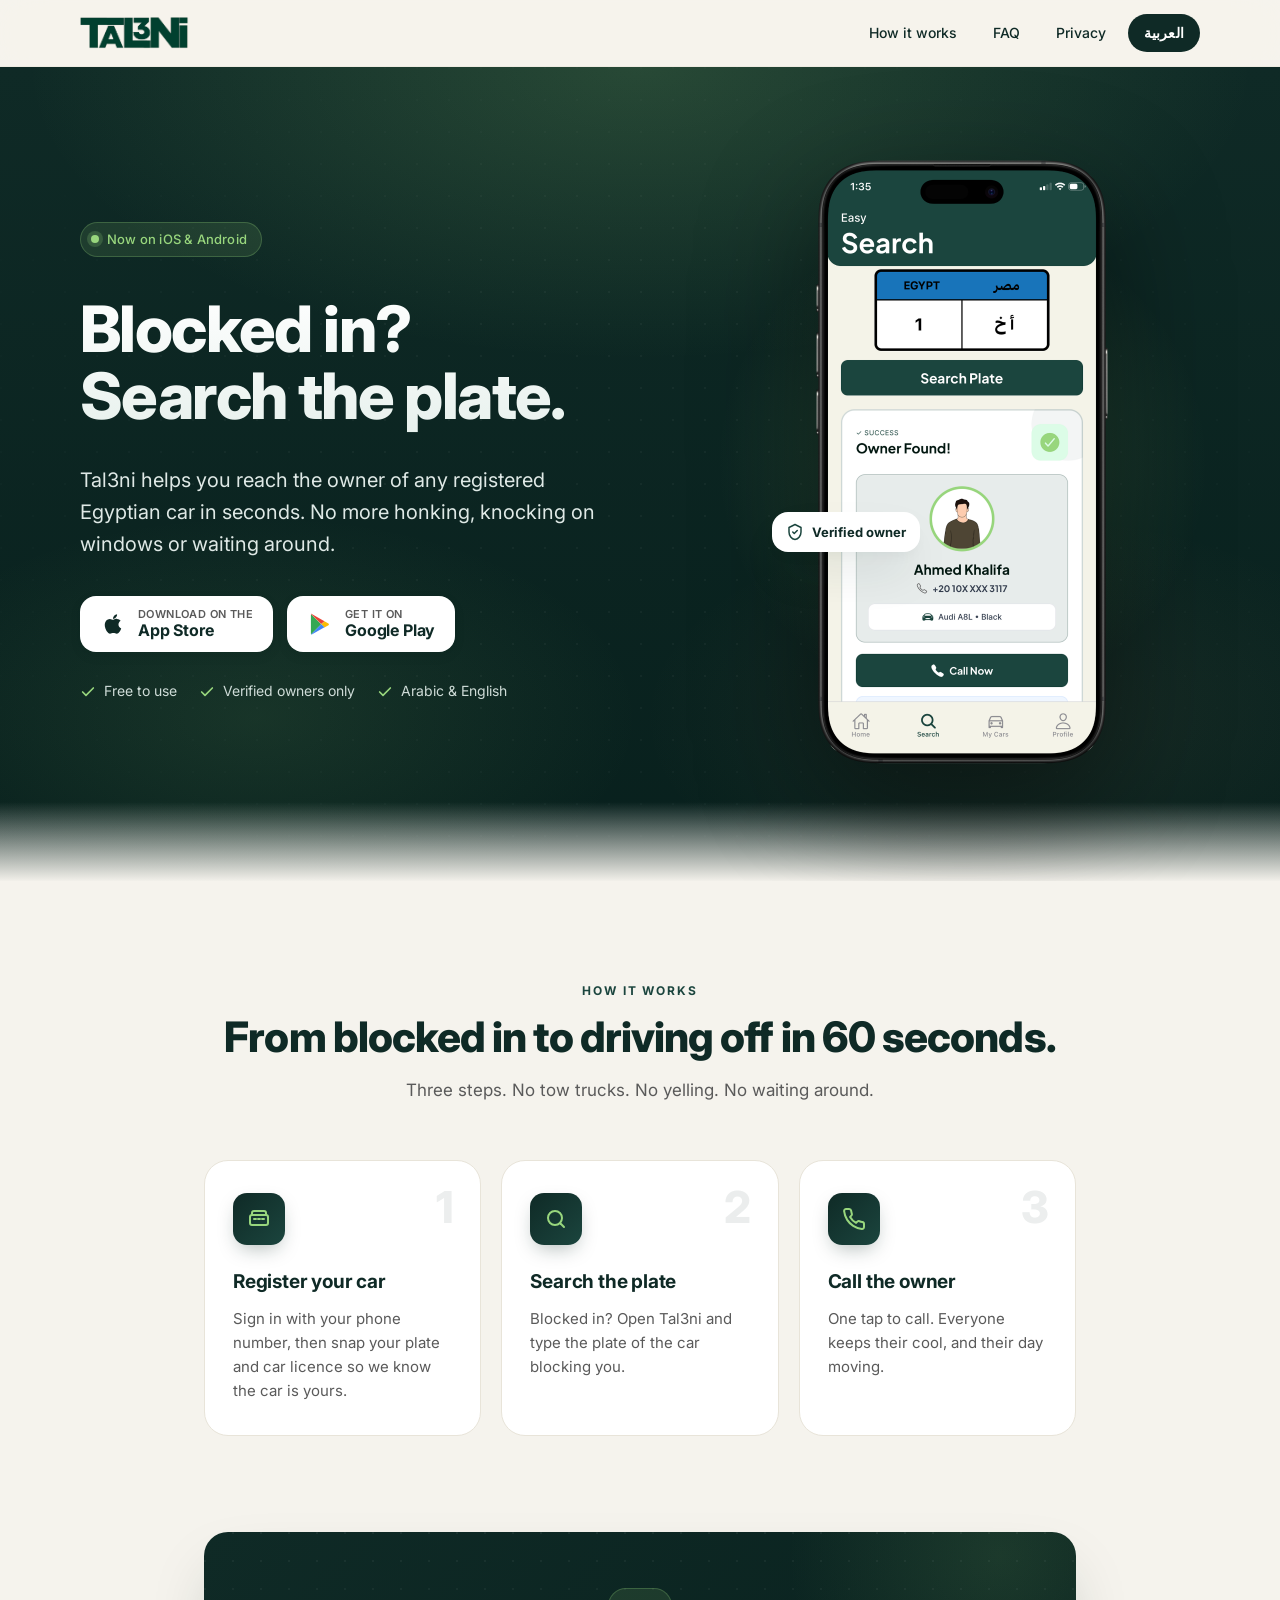
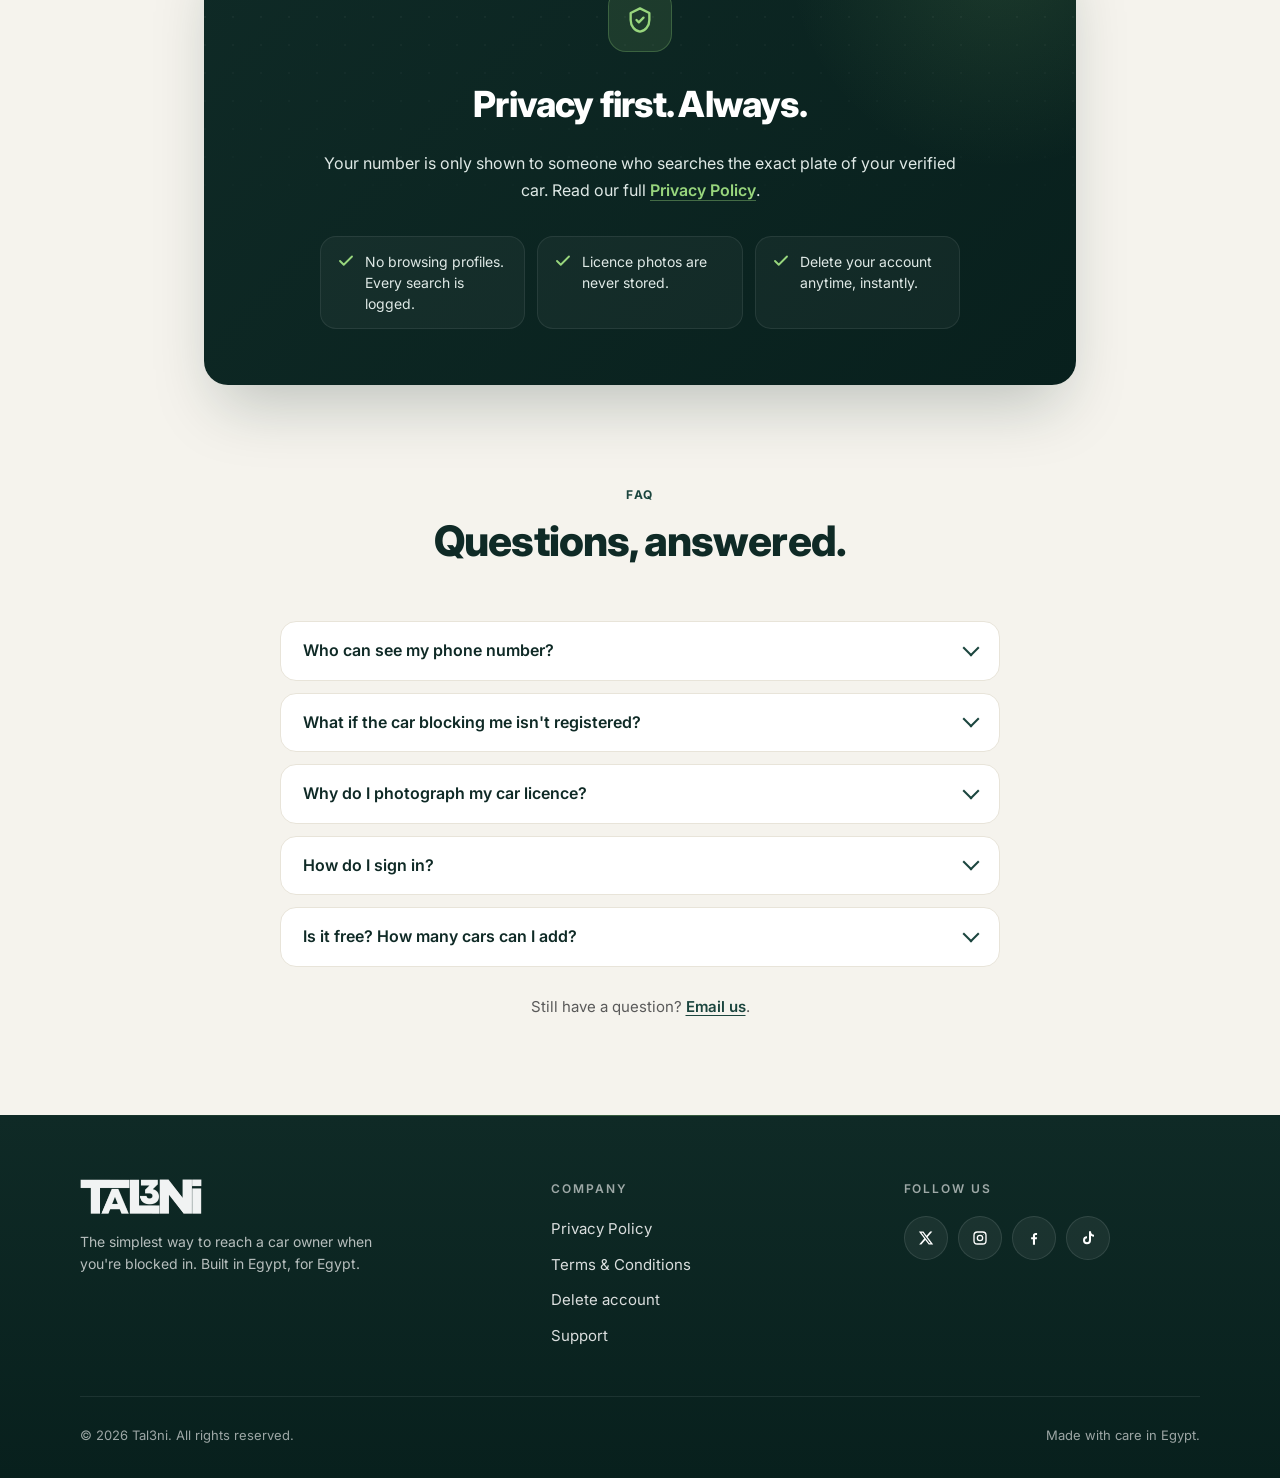
<file: index.html>
<!doctype html>
<html lang="en">
  <head>
    <meta charset="UTF-8" />
    <meta name="viewport" content="width=device-width, initial-scale=1.0" />
    <title>Tal3ni — Find car owners. Solve parking.</title>
    <meta
      name="description"
      content="Tal3ni helps you find Egyptian car owners by license plate so you can contact them when blocked in. Free, simple, and respectful."
    />
    <meta name="theme-color" content="#0F2A26" />
    <link rel="canonical" href="https://tal3ni.github.io/" />
    <link rel="alternate" hreflang="en" href="https://tal3ni.github.io/" />
    <link rel="alternate" hreflang="ar" href="https://tal3ni.github.io/index-ar.html" />
    <link rel="alternate" hreflang="x-default" href="https://tal3ni.github.io/" />

    <meta property="og:type" content="website" />
    <meta property="og:site_name" content="Tal3ni" />
    <meta property="og:title" content="Tal3ni — Blocked in? Search the plate." />
    <meta
      property="og:description"
      content="Reach the owner of any registered Egyptian car in seconds. Free, and your number stays private."
    />
    <meta property="og:url" content="https://tal3ni.github.io/" />
    <meta property="og:image" content="https://tal3ni.github.io/assets/og-image.jpg" />
    <meta property="og:image:width" content="1200" />
    <meta property="og:image:height" content="630" />
    <meta property="og:image:alt" content="Tal3ni — Blocked in? Search the plate." />
    <meta property="og:locale" content="en_US" />
    <meta property="og:locale:alternate" content="ar_EG" />
    <meta name="twitter:card" content="summary_large_image" />
    <meta name="twitter:site" content="@tal3nii" />

    <link rel="preconnect" href="https://fonts.googleapis.com" />
    <link rel="preconnect" href="https://fonts.gstatic.com" crossorigin />
    <link
      href="https://fonts.googleapis.com/css2?family=Cairo:wght@700;800&family=Inter:wght@400;500;600;700;800&display=swap"
      rel="stylesheet"
    />
    <link rel="stylesheet" href="style.css" />
    <link rel="icon" type="image/png" href="./assets/favicon.png" />
    <link rel="apple-touch-icon" href="./assets/favicon.png" />
  </head>
  <body>
    <a class="skip-link" href="#main">Skip to content</a>

    <header class="site-header">
      <div class="inner">
        <a href="index.html" class="brand" aria-label="Tal3ni home">
          <img src="./assets/logo.png" alt="Tal3ni" width="109" height="32" />
        </a>
        <nav class="nav" aria-label="Main">
          <a href="#how" class="nav-optional">How it works</a>
          <a href="#faq">FAQ</a>
          <a href="privacy.html" class="nav-optional">Privacy</a>
          <a href="index-ar.html" class="lang-toggle" lang="ar" hreflang="ar">العربية</a>
        </nav>
      </div>
    </header>

    <main id="main">
      <section class="hero">
        <div class="inner">
          <div class="hero-copy">
            <span class="eyebrow">
              <span class="dot" aria-hidden="true"></span>
              Now on iOS &amp; Android
            </span>
            <h1>Blocked in?<br />Search the plate.</h1>
            <p class="tagline">
              Tal3ni helps you reach the owner of any registered Egyptian car
              in seconds. No more honking, knocking on windows or waiting
              around.
            </p>
            <div class="badges">
              <a class="badge" href="https://apps.apple.com/eg/app/tal3ni/id6817612512" target="_blank" rel="noopener" aria-label="Download Tal3ni on the App Store">
                <svg class="badge-icon" viewBox="0 0 24 24" fill="currentColor" aria-hidden="true">
                  <path
                    d="M17.05 20.28c-.98.95-2.05.8-3.08.35-1.09-.46-2.09-.48-3.24 0-1.44.62-2.2.44-3.06-.35C2.79 15.25 3.51 7.59 9.05 7.31c1.35.07 2.29.74 3.08.8 1.18-.24 2.31-.93 3.57-.84 1.51.12 2.65.72 3.4 1.8-3.12 1.87-2.38 5.98.48 7.13-.57 1.5-1.31 2.99-2.54 4.09zM12 7.25c-.15-2.23 1.66-4.07 3.74-4.25.29 2.58-2.34 4.5-3.74 4.25z"
                  />
                </svg>
                <span class="badge-text">
                  <span class="small">Download on the</span>
                  <span class="big">App Store</span>
                </span>
              </a>
              <a class="badge" href="https://play.google.com/store/apps/details?id=io.github.tal3ni.app" target="_blank" rel="noopener" aria-label="Get Tal3ni on Google Play">
                <svg class="badge-icon" viewBox="0 0 24 24" aria-hidden="true">
                  <path fill="#34A853" d="M3.6 20.7c0 .3.1.6.3.8l9.2-9.2-9.2-9.2c-.2.2-.3.5-.3.8v16.8z" />
                  <path fill="#FBBC04" d="M13.1 12.3l3 3 3.7-2.1c.6-.4.6-1.3 0-1.7l-3.7-2.1-3 2.9z" />
                  <path fill="#EA4335" d="M16.1 9.4L4.4 2.7c-.2-.1-.5-.1-.7 0L13.1 12l3-2.6z" />
                  <path fill="#4285F4" d="M13.1 12.3L3.7 21.7c.2.1.5.1.7 0l11.7-6.7-3-2.7z" />
                </svg>
                <span class="badge-text">
                  <span class="small">Get it on</span>
                  <span class="big">Google Play</span>
                </span>
              </a>
            </div>
            <ul class="hero-points">
              <li>
                <svg viewBox="0 0 24 24" fill="none" stroke="currentColor" stroke-width="2.5" stroke-linecap="round" stroke-linejoin="round" aria-hidden="true"><path d="M20 6 9 17l-5-5" /></svg>
                Free to use
              </li>
              <li>
                <svg viewBox="0 0 24 24" fill="none" stroke="currentColor" stroke-width="2.5" stroke-linecap="round" stroke-linejoin="round" aria-hidden="true"><path d="M20 6 9 17l-5-5" /></svg>
                Verified owners only
              </li>
              <li>
                <svg viewBox="0 0 24 24" fill="none" stroke="currentColor" stroke-width="2.5" stroke-linecap="round" stroke-linejoin="round" aria-hidden="true"><path d="M20 6 9 17l-5-5" /></svg>
                Arabic &amp; English
              </li>
            </ul>
          </div>

          <div class="hero-visual">
            <img class="app-shot" src="./assets/app-owner-found.png" width="300" height="614" alt="The Tal3ni app showing a search result: owner found, with their name, masked phone number, car and a Call Now button." fetchpriority="high" />
            <span class="float-chip" aria-hidden="true">
              <svg viewBox="0 0 24 24" fill="none" stroke="currentColor" stroke-width="2" stroke-linecap="round" stroke-linejoin="round"><path d="M12 2 4 6v6c0 5 3.4 9.4 8 10 4.6-.6 8-5 8-10V6l-8-4z" /><path d="m9 12 2 2 4-4" /></svg>
              Verified owner
            </span>
          </div>
        </div>
      </section>

      <section class="section" id="how" aria-labelledby="how-title">
        <div class="section-head">
          <span class="section-eyebrow">How it works</span>
          <h2 id="how-title">From blocked in to driving off in 60 seconds.</h2>
          <p class="lead">Three steps. No tow trucks. No yelling. No waiting around.</p>
        </div>
        <ol class="steps">
          <li class="step">
            <div class="num" aria-hidden="true">1</div>
            <div class="step-icon">
              <svg viewBox="0 0 24 24" fill="none" stroke="currentColor" stroke-width="2" stroke-linecap="round" stroke-linejoin="round" aria-hidden="true">
                <rect x="3" y="8" width="18" height="10" rx="2" />
                <path d="M7 12h2M11 12h2M15 12h2" />
                <path d="M5 8V6a2 2 0 0 1 2-2h10a2 2 0 0 1 2 2v2" />
              </svg>
            </div>
            <h3>Register your car</h3>
            <p>
              Sign in with your phone number, then snap your plate and car
              licence so we know the car is yours.
            </p>
          </li>
          <li class="step">
            <div class="num" aria-hidden="true">2</div>
            <div class="step-icon">
              <svg viewBox="0 0 24 24" fill="none" stroke="currentColor" stroke-width="2" stroke-linecap="round" stroke-linejoin="round" aria-hidden="true">
                <circle cx="11" cy="11" r="7" />
                <path d="m20 20-3.5-3.5" />
              </svg>
            </div>
            <h3>Search the plate</h3>
            <p>Blocked in? Open Tal3ni and type the plate of the car blocking you.</p>
          </li>
          <li class="step">
            <div class="num" aria-hidden="true">3</div>
            <div class="step-icon">
              <svg viewBox="0 0 24 24" fill="none" stroke="currentColor" stroke-width="2" stroke-linecap="round" stroke-linejoin="round" aria-hidden="true">
                <path d="M22 16.92v3a2 2 0 0 1-2.18 2 19.79 19.79 0 0 1-8.63-3.07 19.5 19.5 0 0 1-6-6 19.79 19.79 0 0 1-3.07-8.67A2 2 0 0 1 4.11 2h3a2 2 0 0 1 2 1.72c.13.96.36 1.9.7 2.81a2 2 0 0 1-.45 2.11L8.09 9.91a16 16 0 0 0 6 6l1.27-1.27a2 2 0 0 1 2.11-.45c.91.34 1.85.57 2.81.7A2 2 0 0 1 22 16.92z" />
              </svg>
            </div>
            <h3>Call the owner</h3>
            <p>One tap to call. Everyone keeps their cool, and their day moving.</p>
          </li>
        </ol>
      </section>

      <section class="privacy-section" aria-labelledby="privacy-title">
        <div class="privacy-card">
          <div class="privacy-card-inner">
            <div class="privacy-icon">
              <svg viewBox="0 0 24 24" fill="none" stroke="currentColor" stroke-width="2" stroke-linecap="round" stroke-linejoin="round" aria-hidden="true">
                <path d="M12 2 4 6v6c0 5 3.4 9.4 8 10 4.6-.6 8-5 8-10V6l-8-4z" />
                <path d="m9 12 2 2 4-4" />
              </svg>
            </div>
            <h2 id="privacy-title">Privacy first. Always.</h2>
            <p>
              Your number is only shown to someone who searches the exact plate
              of your verified car. Read our full
              <a href="privacy.html">Privacy Policy</a>.
            </p>
            <ul class="privacy-points">
              <li>
                <svg viewBox="0 0 24 24" fill="none" stroke="currentColor" stroke-width="2.5" stroke-linecap="round" stroke-linejoin="round" aria-hidden="true"><path d="M20 6 9 17l-5-5" /></svg>
                No browsing profiles. Every search is logged.
              </li>
              <li>
                <svg viewBox="0 0 24 24" fill="none" stroke="currentColor" stroke-width="2.5" stroke-linecap="round" stroke-linejoin="round" aria-hidden="true"><path d="M20 6 9 17l-5-5" /></svg>
                Licence photos are never stored.
              </li>
              <li>
                <svg viewBox="0 0 24 24" fill="none" stroke="currentColor" stroke-width="2.5" stroke-linecap="round" stroke-linejoin="round" aria-hidden="true"><path d="M20 6 9 17l-5-5" /></svg>
                Delete your account anytime, instantly.
              </li>
            </ul>
          </div>
        </div>
      </section>

      <section class="section" id="faq" aria-labelledby="faq-title">
        <div class="section-head">
          <span class="section-eyebrow">FAQ</span>
          <h2 id="faq-title">Questions, answered.</h2>
        </div>
        <div class="faq-list">
          <details class="faq-item">
            <summary>Who can see my phone number?</summary>
            <p>
              Only someone who types the exact plate of a car you registered
              and verified. There's no way to browse users or search by name,
              and every search is logged to discourage misuse.
            </p>
          </details>
          <details class="faq-item">
            <summary>What if the car blocking me isn't registered?</summary>
            <p>
              The app tells you the owner isn't on Tal3ni yet. Register your own
              car so the next person who's stuck can reach you, and tell your
              friends. Every new driver makes Tal3ni more useful.
            </p>
          </details>
          <details class="faq-item">
            <summary>Why do I photograph my car licence?</summary>
            <p>
              To prove the car is really yours, so nobody can register someone
              else's plate. We read the plate from both photos and check they
              match. The photos are then discarded; they're never stored.
            </p>
          </details>
          <details class="faq-item">
            <summary>How do I sign in?</summary>
            <p>
              With your Egyptian phone number. We send you a 6-digit code on
              WhatsApp, with no password to remember.
            </p>
          </details>
          <details class="faq-item">
            <summary>Is it free? How many cars can I add?</summary>
            <p>
              Tal3ni is free to use. You can register up to two cars on one
              account.
            </p>
          </details>
        </div>
        <p class="faq-more">
          Still have a question? <a href="mailto:support.tal3ni@gmail.com">Email us</a>.
        </p>
      </section>
    </main>

    <footer class="site-footer">
      <div class="inner">
        <div class="footer-top">
          <div class="footer-brand">
            <img src="./assets/logo.png" alt="Tal3ni" width="123" height="36" loading="lazy" />
            <p>
              The simplest way to reach a car owner when you're blocked in.
              Built in Egypt, for Egypt.
            </p>
          </div>
          <div class="footer-col">
            <h4>Company</h4>
            <ul>
              <li><a href="privacy.html">Privacy Policy</a></li>
              <li><a href="terms.html">Terms &amp; Conditions</a></li>
              <li><a href="delete-account.html">Delete account</a></li>
              <li><a href="mailto:support.tal3ni@gmail.com">Support</a></li>
            </ul>
          </div>
          <div class="footer-col">
            <h4>Follow us</h4>
            <div class="socials">
              <a class="social" href="https://x.com/tal3nii?s=21" target="_blank" rel="noopener" aria-label="Tal3ni on X (Twitter)">
                <svg viewBox="0 0 24 24" fill="currentColor" aria-hidden="true">
                  <path d="M18.244 2.25h3.308l-7.227 8.26 8.502 11.24H16.17l-5.214-6.817L4.99 21.75H1.68l7.73-8.835L1.254 2.25H8.08l4.713 6.231zm-1.161 17.52h1.833L7.084 4.126H5.117z" />
                </svg>
              </a>
              <a class="social" href="https://www.instagram.com/tal3nii?igsh=NDlpc3pvZXZ2NGJr&utm_source=qr" target="_blank" rel="noopener" aria-label="Tal3ni on Instagram">
                <svg viewBox="0 0 24 24" fill="none" stroke="currentColor" stroke-width="2" stroke-linecap="round" stroke-linejoin="round" aria-hidden="true">
                  <rect x="3" y="3" width="18" height="18" rx="5" />
                  <circle cx="12" cy="12" r="4" />
                  <circle cx="17.5" cy="6.5" r="0.6" fill="currentColor" stroke="none" />
                </svg>
              </a>
              <a class="social" href="https://www.facebook.com/share/18mNJuV3z7/?mibextid=wwXIfr" target="_blank" rel="noopener" aria-label="Tal3ni on Facebook">
                <svg viewBox="0 0 24 24" fill="currentColor" aria-hidden="true">
                  <path d="M13.5 22v-8h2.7l.4-3.1h-3.1V8.9c0-.9.3-1.5 1.5-1.5h1.6V4.6c-.3 0-1.2-.1-2.3-.1-2.3 0-3.9 1.4-3.9 4v2.4H7.7V14h2.7v8h3.1z" />
                </svg>
              </a>
              <a class="social" href="https://www.tiktok.com/@tal3nii?_r=1&_t=ZS-96DEcMzFxKs" target="_blank" rel="noopener" aria-label="Tal3ni on TikTok">
                <svg viewBox="0 0 24 24" fill="currentColor" aria-hidden="true">
                  <path d="M16.5 2h-3v13.2a3 3 0 1 1-3-3v-3a6 6 0 1 0 6 6V8.7a8 8 0 0 0 4.5 1.4V7.1a5 5 0 0 1-4.5-5z" />
                </svg>
              </a>
            </div>
          </div>
        </div>
        <div class="footer-bottom">
          <div class="copyright">© 2026 Tal3ni. All rights reserved.</div>
          <div class="made-in">Made with care in Egypt.</div>
        </div>
      </div>
    </footer>
  </body>
</html>
</file>
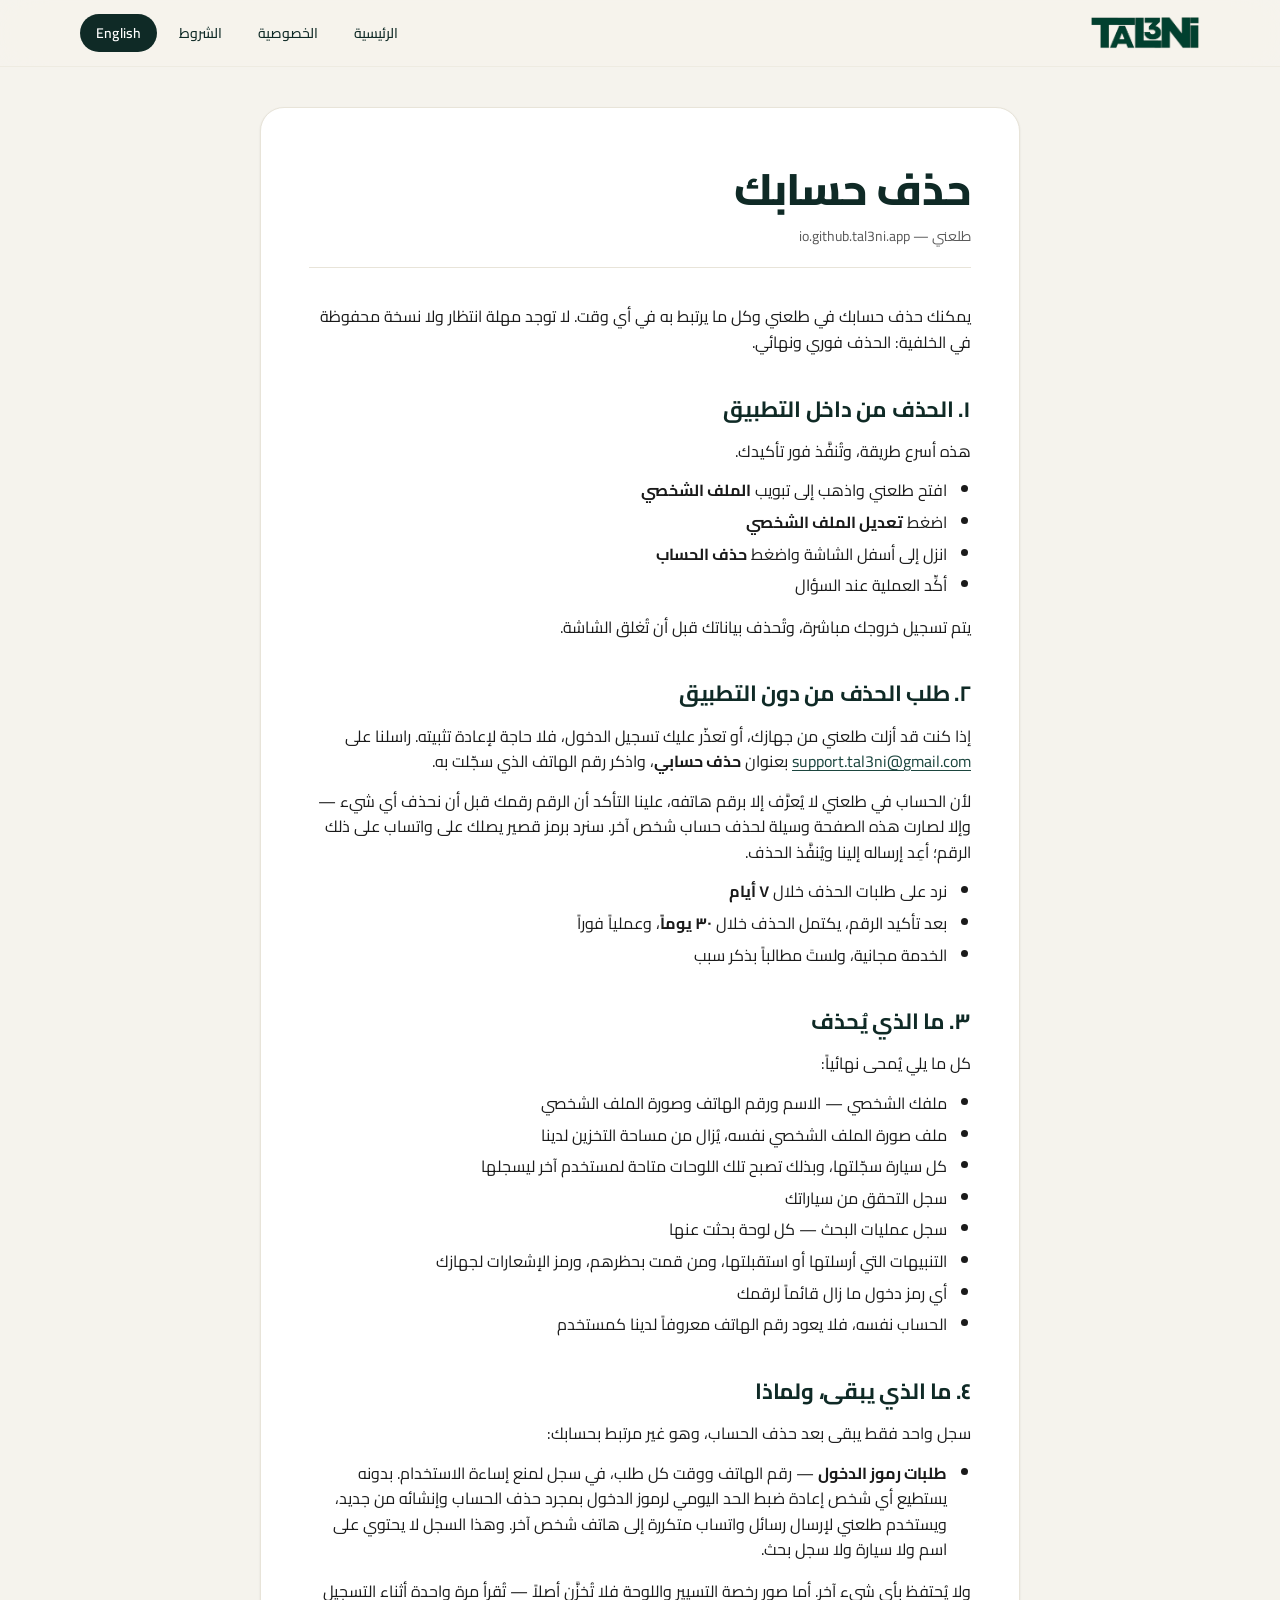
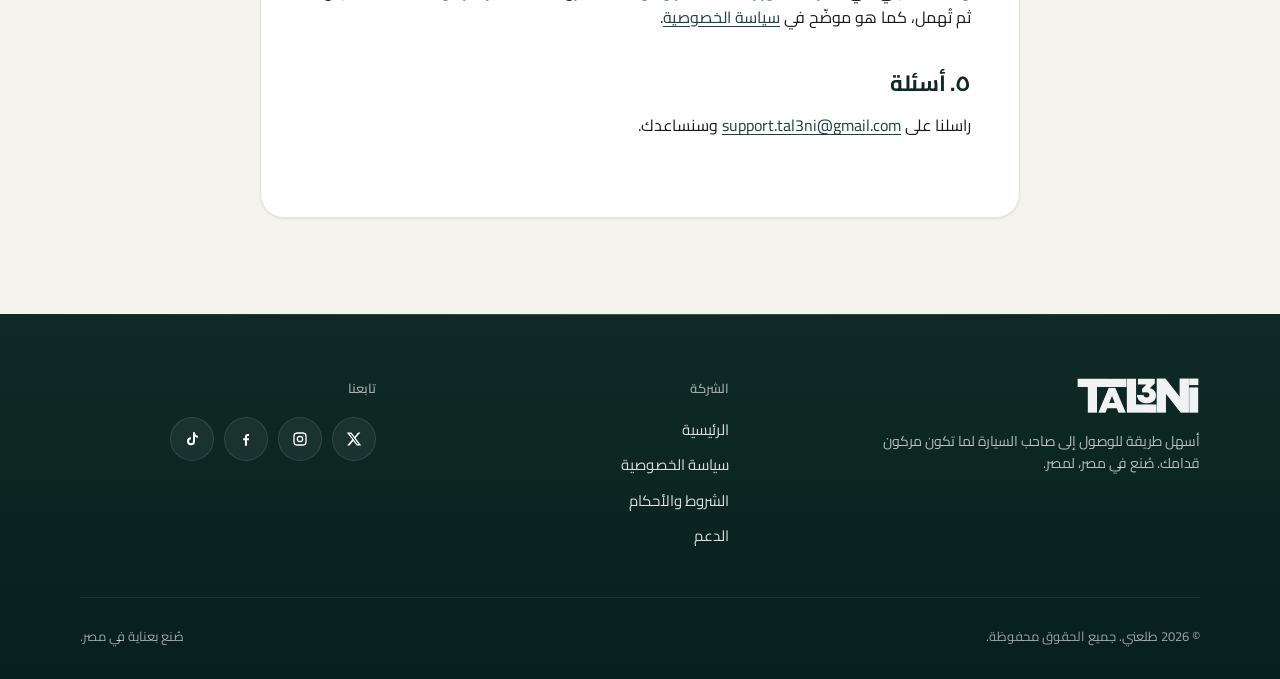
<file: delete-account-ar.html>
<!DOCTYPE html>
<html lang="ar" dir="rtl">
<head>
  <meta charset="UTF-8">
  <meta name="viewport" content="width=device-width, initial-scale=1.0">
  <title>حذف حسابك — طلعني</title>
  <link rel="preconnect" href="https://fonts.googleapis.com">
  <link rel="preconnect" href="https://fonts.gstatic.com" crossorigin>
  <link href="https://fonts.googleapis.com/css2?family=Cairo:wght@400;500;600;700;800&family=Inter:wght@400;500;600;700;800&display=swap" rel="stylesheet">
  <link rel="stylesheet" href="style.css">
  <meta name="theme-color" content="#F5F3ED">
  <link rel="icon" type="image/png" href="./assets/favicon.png">
</head>
<body dir="rtl">
  <header class="site-header">
    <div class="inner">
      <a href="index-ar.html" class="brand" aria-label="طلعني">
        <img src="./assets/logo.png" alt="طلعني" width="109" height="32">
      </a>
      <nav class="nav" aria-label="القائمة الرئيسية">
        <a href="index-ar.html">الرئيسية</a>
        <a class="nav-optional" href="privacy-ar.html">الخصوصية</a>
        <a class="nav-optional" href="terms-ar.html">الشروط</a>
        <a href="delete-account.html" class="lang-toggle">English</a>
      </nav>
    </div>
  </header>

  <main class="legal">
    <h1>حذف حسابك</h1>
    <p class="effective">طلعني — io.github.tal3ni.app</p>

    <p>يمكنك حذف حسابك في طلعني وكل ما يرتبط به في أي وقت. لا توجد مهلة انتظار ولا نسخة محفوظة في الخلفية: الحذف فوري ونهائي.</p>

    <h2>١. الحذف من داخل التطبيق</h2>
    <p>هذه أسرع طريقة، وتُنفَّذ فور تأكيدك.</p>
    <ul>
      <li>افتح طلعني واذهب إلى تبويب <strong>الملف الشخصي</strong></li>
      <li>اضغط <strong>تعديل الملف الشخصي</strong></li>
      <li>انزل إلى أسفل الشاشة واضغط <strong>حذف الحساب</strong></li>
      <li>أكِّد العملية عند السؤال</li>
    </ul>
    <p>يتم تسجيل خروجك مباشرة، وتُحذف بياناتك قبل أن تُغلق الشاشة.</p>

    <h2>٢. طلب الحذف من دون التطبيق</h2>
    <p>إذا كنت قد أزلت طلعني من جهازك، أو تعذّر عليك تسجيل الدخول، فلا حاجة لإعادة تثبيته. راسلنا على <a href="mailto:support.tal3ni@gmail.com?subject=%D8%AD%D8%B0%D9%81%20%D8%AD%D8%B3%D8%A7%D8%A8%D9%8A">support.tal3ni@gmail.com</a> بعنوان <strong>حذف حسابي</strong>، واذكر رقم الهاتف الذي سجّلت به.</p>
    <p>لأن الحساب في طلعني لا يُعرَّف إلا برقم هاتفه، علينا التأكد أن الرقم رقمك قبل أن نحذف أي شيء — وإلا لصارت هذه الصفحة وسيلة لحذف حساب شخص آخر. سنرد برمز قصير يصلك على واتساب على ذلك الرقم؛ أعِد إرساله إلينا ويُنفَّذ الحذف.</p>
    <ul>
      <li>نرد على طلبات الحذف خلال <strong>٧ أيام</strong></li>
      <li>بعد تأكيد الرقم، يكتمل الحذف خلال <strong>٣٠ يوماً</strong>، وعملياً فوراً</li>
      <li>الخدمة مجانية، ولستَ مطالباً بذكر سبب</li>
    </ul>

    <h2>٣. ما الذي يُحذف</h2>
    <p>كل ما يلي يُمحى نهائياً:</p>
    <ul>
      <li>ملفك الشخصي — الاسم ورقم الهاتف وصورة الملف الشخصي</li>
      <li>ملف صورة الملف الشخصي نفسه، يُزال من مساحة التخزين لدينا</li>
      <li>كل سيارة سجّلتها، وبذلك تصبح تلك اللوحات متاحة لمستخدم آخر ليسجلها</li>
      <li>سجل التحقق من سياراتك</li>
      <li>سجل عمليات البحث — كل لوحة بحثت عنها</li>
      <li>التنبيهات التي أرسلتها أو استقبلتها، ومن قمت بحظرهم، ورمز الإشعارات لجهازك</li>
      <li>أي رمز دخول ما زال قائماً لرقمك</li>
      <li>الحساب نفسه، فلا يعود رقم الهاتف معروفاً لدينا كمستخدم</li>
    </ul>

    <h2>٤. ما الذي يبقى، ولماذا</h2>
    <p>سجل واحد فقط يبقى بعد حذف الحساب، وهو غير مرتبط بحسابك:</p>
    <ul>
      <li><strong>طلبات رموز الدخول</strong> — رقم الهاتف ووقت كل طلب، في سجل لمنع إساءة الاستخدام. بدونه يستطيع أي شخص إعادة ضبط الحد اليومي لرموز الدخول بمجرد حذف الحساب وإنشائه من جديد، ويستخدم طلعني لإرسال رسائل واتساب متكررة إلى هاتف شخص آخر. وهذا السجل لا يحتوي على اسم ولا سيارة ولا سجل بحث.</li>
    </ul>
    <p>ولا يُحتفظ بأي شيء آخر. أما صور رخصة التسيير واللوحة فلا تُخزَّن أصلاً — تُقرأ مرة واحدة أثناء التسجيل ثم تُهمل، كما هو موضّح في <a href="privacy-ar.html">سياسة الخصوصية</a>.</p>

    <h2>٥. أسئلة</h2>
    <p>راسلنا على <a href="mailto:support.tal3ni@gmail.com">support.tal3ni@gmail.com</a> وسنساعدك.</p>
  </main>

  <footer class="site-footer">
    <div class="inner">
      <div class="footer-top">
        <div class="footer-brand">
          <img src="./assets/logo.png" alt="طلعني" width="123" height="36" loading="lazy">
          <p>أسهل طريقة للوصول إلى صاحب السيارة لما تكون مركون قدامك. صُنع في مصر، لمصر.</p>
        </div>
        <div class="footer-col">
          <h4>الشركة</h4>
          <ul>
            <li><a href="index-ar.html">الرئيسية</a></li>
            <li><a href="privacy-ar.html">سياسة الخصوصية</a></li>
            <li><a href="terms-ar.html">الشروط والأحكام</a></li>
            <li><a href="mailto:support.tal3ni@gmail.com">الدعم</a></li>
          </ul>
        </div>
        <div class="footer-col">
          <h4>تابعنا</h4>
          <div class="socials">
            <a class="social" href="https://x.com/tal3nii?s=21" target="_blank" rel="noopener" aria-label="X (Twitter)">
              <svg viewBox="0 0 24 24" fill="currentColor" aria-hidden="true"><path d="M18.244 2.25h3.308l-7.227 8.26 8.502 11.24H16.17l-5.214-6.817L4.99 21.75H1.68l7.73-8.835L1.254 2.25H8.08l4.713 6.231zm-1.161 17.52h1.833L7.084 4.126H5.117z"/></svg>
            </a>
            <a class="social" href="https://www.instagram.com/tal3nii?igsh=NDlpc3pvZXZ2NGJr&utm_source=qr" target="_blank" rel="noopener" aria-label="Instagram">
              <svg viewBox="0 0 24 24" fill="none" stroke="currentColor" stroke-width="2" stroke-linecap="round" stroke-linejoin="round" aria-hidden="true"><rect x="3" y="3" width="18" height="18" rx="5"/><circle cx="12" cy="12" r="4"/><circle cx="17.5" cy="6.5" r="0.6" fill="currentColor" stroke="none"/></svg>
            </a>
            <a class="social" href="https://www.facebook.com/share/18mNJuV3z7/?mibextid=wwXIfr" target="_blank" rel="noopener" aria-label="Facebook">
              <svg viewBox="0 0 24 24" fill="currentColor" aria-hidden="true"><path d="M13.5 22v-8h2.7l.4-3.1h-3.1V8.9c0-.9.3-1.5 1.5-1.5h1.6V4.6c-.3 0-1.2-.1-2.3-.1-2.3 0-3.9 1.4-3.9 4v2.4H7.7V14h2.7v8h3.1z"/></svg>
            </a>
            <a class="social" href="https://www.tiktok.com/@tal3nii?_r=1&_t=ZS-96DEcMzFxKs" target="_blank" rel="noopener" aria-label="TikTok">
              <svg viewBox="0 0 24 24" fill="currentColor" aria-hidden="true"><path d="M16.5 2h-3v13.2a3 3 0 1 1-3-3v-3a6 6 0 1 0 6 6V8.7a8 8 0 0 0 4.5 1.4V7.1a5 5 0 0 1-4.5-5z"/></svg>
            </a>
          </div>
        </div>
      </div>
      <div class="footer-bottom">
        <div class="copyright">© 2026 طلعني. جميع الحقوق محفوظة.</div>
        <div class="made-in">صُنع بعناية في مصر.</div>
      </div>
    </div>
  </footer>
</body>
</html>
</file>
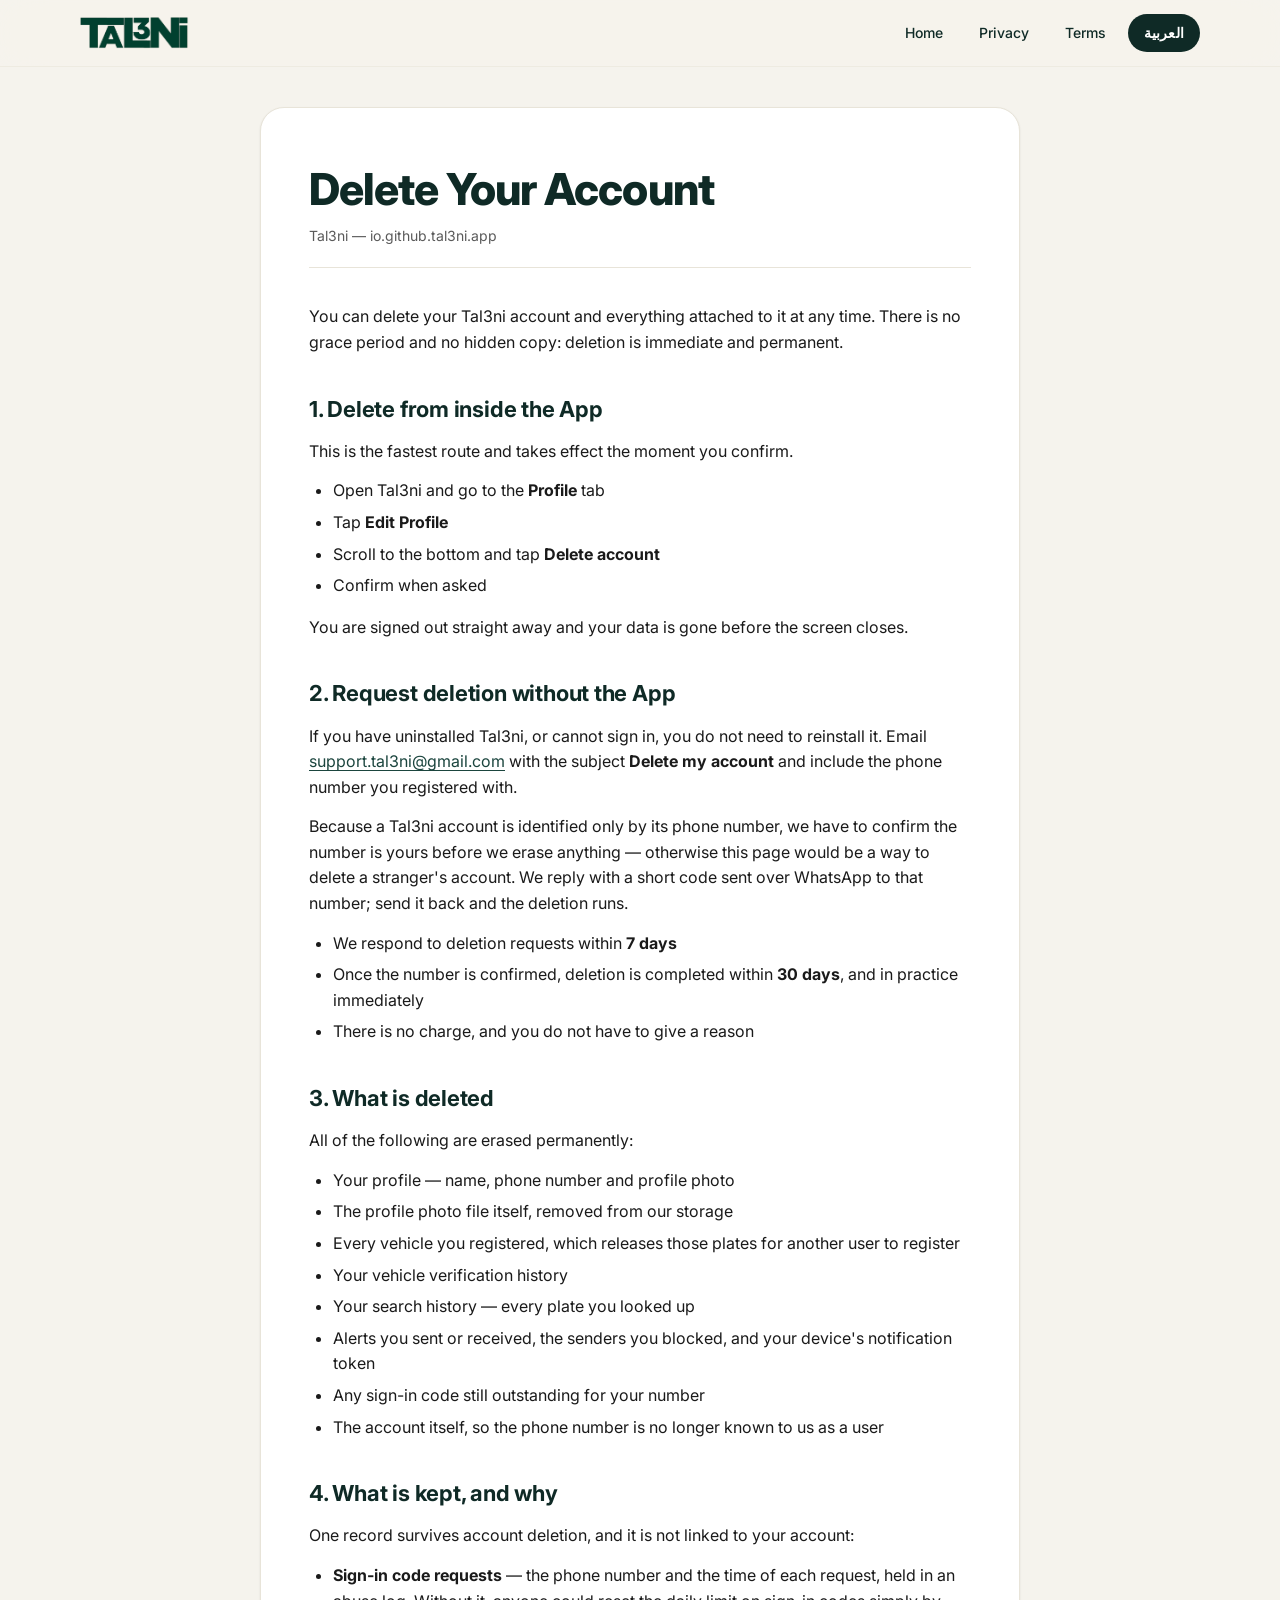
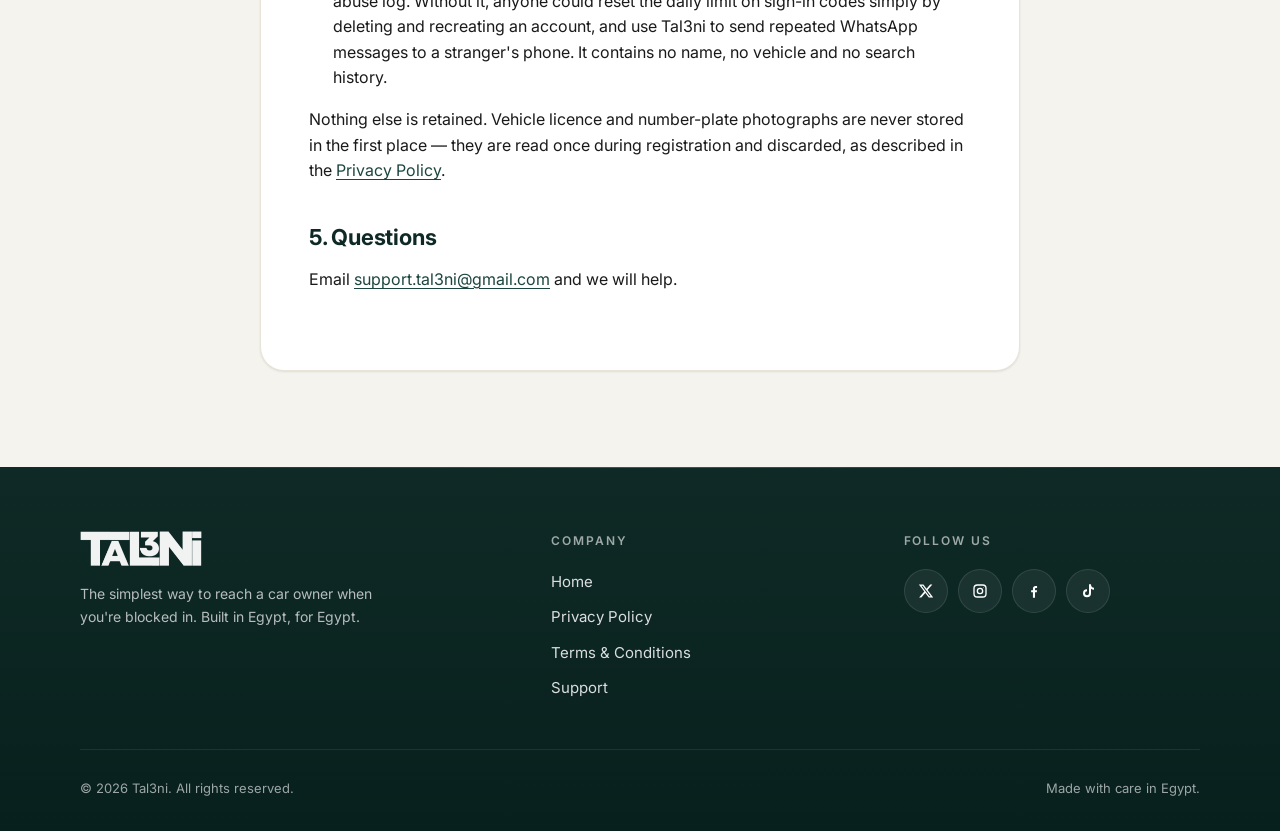
<file: delete-account.html>
<!DOCTYPE html>
<html lang="en">
<head>
  <meta charset="UTF-8">
  <meta name="viewport" content="width=device-width, initial-scale=1.0">
  <title>Delete Your Account — Tal3ni</title>
  <link rel="preconnect" href="https://fonts.googleapis.com">
  <link rel="preconnect" href="https://fonts.gstatic.com" crossorigin>
  <link href="https://fonts.googleapis.com/css2?family=Inter:wght@400;500;600;700;800&display=swap" rel="stylesheet">
  <link rel="stylesheet" href="style.css">
  <meta name="theme-color" content="#F5F3ED">
  <link rel="icon" type="image/png" href="./assets/favicon.png">
</head>
<body>
  <header class="site-header">
    <div class="inner">
      <a href="index.html" class="brand" aria-label="Tal3ni">
        <img src="./assets/logo.png" alt="Tal3ni" width="109" height="32">
      </a>
      <nav class="nav" aria-label="Main">
        <a href="index.html">Home</a>
        <a class="nav-optional" href="privacy.html">Privacy</a>
        <a class="nav-optional" href="terms.html">Terms</a>
        <a href="delete-account-ar.html" class="lang-toggle">العربية</a>
      </nav>
    </div>
  </header>

  <main class="legal">
    <h1>Delete Your Account</h1>
    <p class="effective">Tal3ni — io.github.tal3ni.app</p>

    <p>You can delete your Tal3ni account and everything attached to it at any time. There is no grace period and no hidden copy: deletion is immediate and permanent.</p>

    <h2>1. Delete from inside the App</h2>
    <p>This is the fastest route and takes effect the moment you confirm.</p>
    <ul>
      <li>Open Tal3ni and go to the <strong>Profile</strong> tab</li>
      <li>Tap <strong>Edit Profile</strong></li>
      <li>Scroll to the bottom and tap <strong>Delete account</strong></li>
      <li>Confirm when asked</li>
    </ul>
    <p>You are signed out straight away and your data is gone before the screen closes.</p>

    <h2>2. Request deletion without the App</h2>
    <p>If you have uninstalled Tal3ni, or cannot sign in, you do not need to reinstall it. Email <a href="mailto:support.tal3ni@gmail.com?subject=Delete%20my%20account">support.tal3ni@gmail.com</a> with the subject <strong>Delete my account</strong> and include the phone number you registered with.</p>
    <p>Because a Tal3ni account is identified only by its phone number, we have to confirm the number is yours before we erase anything — otherwise this page would be a way to delete a stranger's account. We reply with a short code sent over WhatsApp to that number; send it back and the deletion runs.</p>
    <ul>
      <li>We respond to deletion requests within <strong>7 days</strong></li>
      <li>Once the number is confirmed, deletion is completed within <strong>30 days</strong>, and in practice immediately</li>
      <li>There is no charge, and you do not have to give a reason</li>
    </ul>

    <h2>3. What is deleted</h2>
    <p>All of the following are erased permanently:</p>
    <ul>
      <li>Your profile — name, phone number and profile photo</li>
      <li>The profile photo file itself, removed from our storage</li>
      <li>Every vehicle you registered, which releases those plates for another user to register</li>
      <li>Your vehicle verification history</li>
      <li>Your search history — every plate you looked up</li>
      <li>Alerts you sent or received, the senders you blocked, and your device's notification token</li>
      <li>Any sign-in code still outstanding for your number</li>
      <li>The account itself, so the phone number is no longer known to us as a user</li>
    </ul>

    <h2>4. What is kept, and why</h2>
    <p>One record survives account deletion, and it is not linked to your account:</p>
    <ul>
      <li><strong>Sign-in code requests</strong> — the phone number and the time of each request, held in an abuse log. Without it, anyone could reset the daily limit on sign-in codes simply by deleting and recreating an account, and use Tal3ni to send repeated WhatsApp messages to a stranger's phone. It contains no name, no vehicle and no search history.</li>
    </ul>
    <p>Nothing else is retained. Vehicle licence and number-plate photographs are never stored in the first place — they are read once during registration and discarded, as described in the <a href="privacy.html">Privacy Policy</a>.</p>

    <h2>5. Questions</h2>
    <p>Email <a href="mailto:support.tal3ni@gmail.com">support.tal3ni@gmail.com</a> and we will help.</p>
  </main>

  <footer class="site-footer">
    <div class="inner">
      <div class="footer-top">
        <div class="footer-brand">
          <img src="./assets/logo.png" alt="Tal3ni" width="123" height="36" loading="lazy">
          <p>The simplest way to reach a car owner when you're blocked in. Built in Egypt, for Egypt.</p>
        </div>
        <div class="footer-col">
          <h4>Company</h4>
          <ul>
            <li><a href="index.html">Home</a></li>
            <li><a href="privacy.html">Privacy Policy</a></li>
            <li><a href="terms.html">Terms &amp; Conditions</a></li>
            <li><a href="mailto:support.tal3ni@gmail.com">Support</a></li>
          </ul>
        </div>
        <div class="footer-col">
          <h4>Follow us</h4>
          <div class="socials">
            <a class="social" href="https://x.com/tal3nii?s=21" target="_blank" rel="noopener" aria-label="X (Twitter)">
              <svg viewBox="0 0 24 24" fill="currentColor" aria-hidden="true"><path d="M18.244 2.25h3.308l-7.227 8.26 8.502 11.24H16.17l-5.214-6.817L4.99 21.75H1.68l7.73-8.835L1.254 2.25H8.08l4.713 6.231zm-1.161 17.52h1.833L7.084 4.126H5.117z"/></svg>
            </a>
            <a class="social" href="https://www.instagram.com/tal3nii?igsh=NDlpc3pvZXZ2NGJr&utm_source=qr" target="_blank" rel="noopener" aria-label="Instagram">
              <svg viewBox="0 0 24 24" fill="none" stroke="currentColor" stroke-width="2" stroke-linecap="round" stroke-linejoin="round" aria-hidden="true"><rect x="3" y="3" width="18" height="18" rx="5"/><circle cx="12" cy="12" r="4"/><circle cx="17.5" cy="6.5" r="0.6" fill="currentColor" stroke="none"/></svg>
            </a>
            <a class="social" href="https://www.facebook.com/share/18mNJuV3z7/?mibextid=wwXIfr" target="_blank" rel="noopener" aria-label="Facebook">
              <svg viewBox="0 0 24 24" fill="currentColor" aria-hidden="true"><path d="M13.5 22v-8h2.7l.4-3.1h-3.1V8.9c0-.9.3-1.5 1.5-1.5h1.6V4.6c-.3 0-1.2-.1-2.3-.1-2.3 0-3.9 1.4-3.9 4v2.4H7.7V14h2.7v8h3.1z"/></svg>
            </a>
            <a class="social" href="https://www.tiktok.com/@tal3nii?_r=1&_t=ZS-96DEcMzFxKs" target="_blank" rel="noopener" aria-label="TikTok">
              <svg viewBox="0 0 24 24" fill="currentColor" aria-hidden="true"><path d="M16.5 2h-3v13.2a3 3 0 1 1-3-3v-3a6 6 0 1 0 6 6V8.7a8 8 0 0 0 4.5 1.4V7.1a5 5 0 0 1-4.5-5z"/></svg>
            </a>
          </div>
        </div>
      </div>
      <div class="footer-bottom">
        <div class="copyright">© 2026 Tal3ni. All rights reserved.</div>
        <div class="made-in">Made with care in Egypt.</div>
      </div>
    </div>
  </footer>
</body>
</html>
</file>
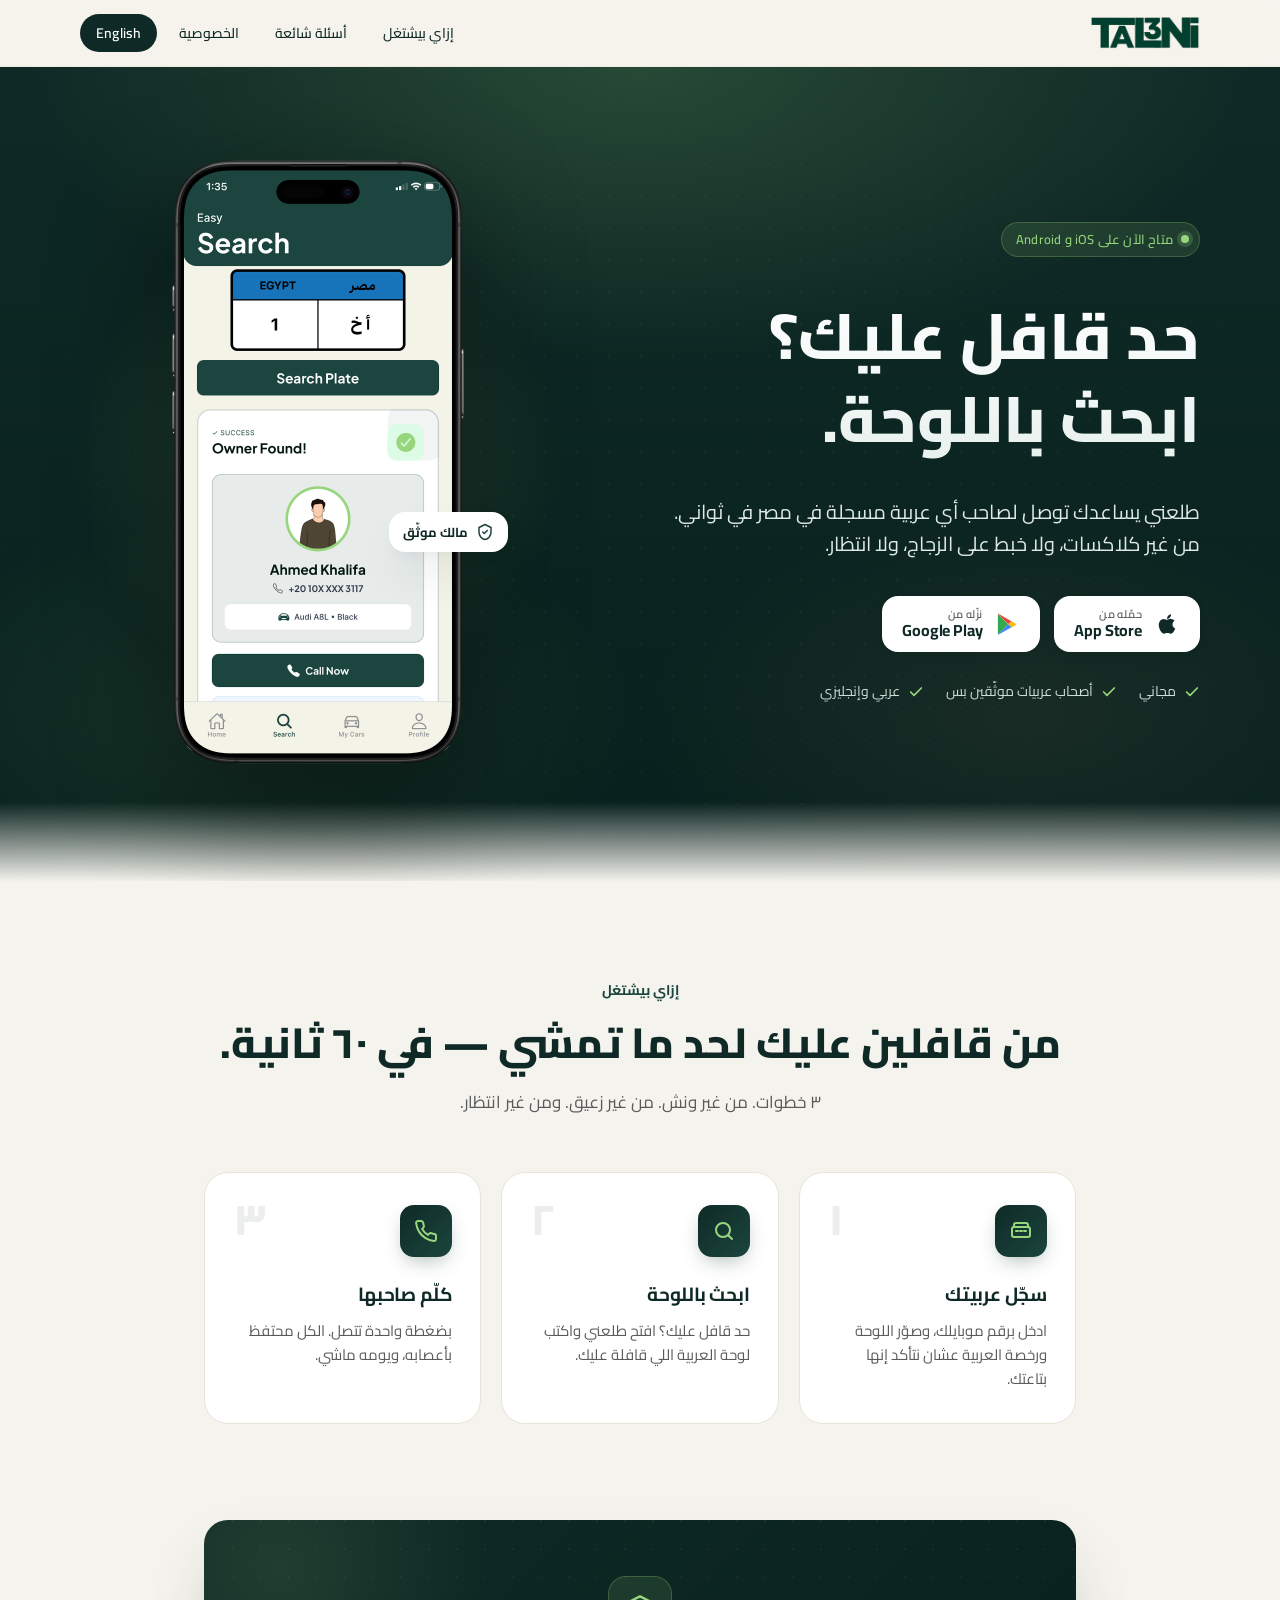
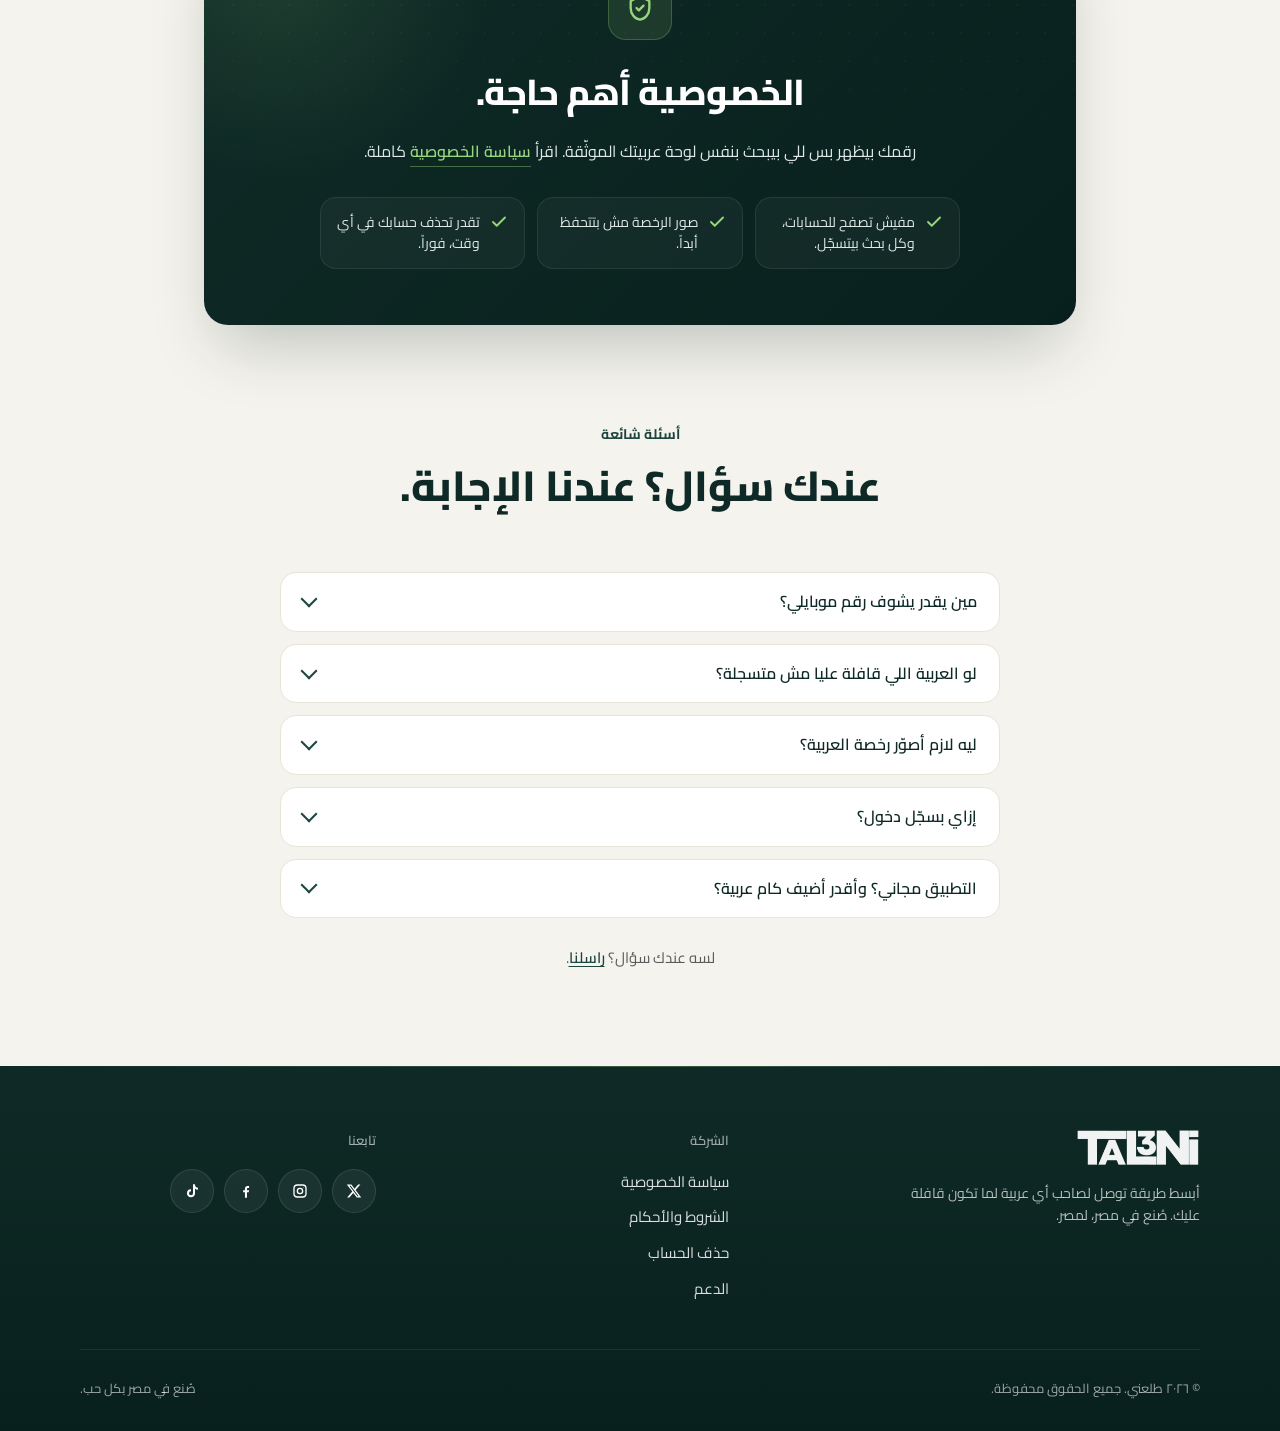
<file: index-ar.html>
<!DOCTYPE html>
<html lang="ar" dir="rtl">
<head>
  <meta charset="UTF-8">
  <meta name="viewport" content="width=device-width, initial-scale=1.0">
  <title>طلعني — لاقي صاحب العربية. حل مشكلة الانتظار.</title>
  <meta name="description" content="طلعني يساعدك في الوصول لأصحاب السيارات في مصر برقم اللوحة عشان تتواصل معاهم لو حد قافل عليك. مجاناً، بسيط، ومحترم.">
  <meta name="theme-color" content="#0F2A26">
  <link rel="canonical" href="https://tal3ni.github.io/index-ar.html">
  <link rel="alternate" hreflang="en" href="https://tal3ni.github.io/">
  <link rel="alternate" hreflang="ar" href="https://tal3ni.github.io/index-ar.html">
  <link rel="alternate" hreflang="x-default" href="https://tal3ni.github.io/">

  <meta property="og:type" content="website">
  <meta property="og:site_name" content="طلعني">
  <meta property="og:title" content="طلعني — حد قافل عليك؟ ابحث باللوحة.">
  <meta property="og:description" content="اوصل لصاحب أي عربية مسجلة في مصر في ثواني. مجاناً، ورقمك محمي.">
  <meta property="og:url" content="https://tal3ni.github.io/index-ar.html">
  <meta property="og:image" content="https://tal3ni.github.io/assets/og-image-ar.jpg">
  <meta property="og:image:width" content="1200">
  <meta property="og:image:height" content="630">
  <meta property="og:image:alt" content="طلعني — حد قافل عليك؟ ابحث باللوحة.">
  <meta property="og:locale" content="ar_EG">
  <meta property="og:locale:alternate" content="en_US">
  <meta name="twitter:card" content="summary_large_image">
  <meta name="twitter:site" content="@tal3nii">

  <link rel="preconnect" href="https://fonts.googleapis.com">
  <link rel="preconnect" href="https://fonts.gstatic.com" crossorigin>
  <link href="https://fonts.googleapis.com/css2?family=Cairo:wght@400;500;600;700;800&family=Inter:wght@400;500;600;700;800&display=swap" rel="stylesheet">
  <link rel="stylesheet" href="style.css">
  <link rel="icon" type="image/png" href="./assets/favicon.png">
  <link rel="apple-touch-icon" href="./assets/favicon.png">
</head>
<body dir="rtl">
  <a class="skip-link" href="#main">تخطي إلى المحتوى</a>

  <header class="site-header">
    <div class="inner">
      <a href="index-ar.html" class="brand" aria-label="طلعني — الرئيسية">
        <img src="./assets/logo.png" alt="طلعني" width="109" height="32">
      </a>
      <nav class="nav" aria-label="القائمة الرئيسية">
        <a href="#how" class="nav-optional">إزاي بيشتغل</a>
        <a href="#faq">أسئلة شائعة</a>
        <a href="privacy-ar.html" class="nav-optional">الخصوصية</a>
        <a href="index.html" class="lang-toggle" lang="en" hreflang="en">English</a>
      </nav>
    </div>
  </header>

  <main id="main">
    <section class="hero">
      <div class="inner">
        <div class="hero-copy">
          <span class="eyebrow">
            <span class="dot" aria-hidden="true"></span>
            متاح الآن على iOS و Android
          </span>
          <h1>حد قافل عليك؟<br>ابحث باللوحة.</h1>
          <p class="tagline">
            طلعني يساعدك توصل لصاحب أي عربية مسجلة في مصر في ثواني. من غير كلاكسات، ولا خبط على الزجاج، ولا انتظار.
          </p>
          <div class="badges">
            <a class="badge" href="https://apps.apple.com/eg/app/tal3ni/id6817612512" target="_blank" rel="noopener" aria-label="حمّل طلعني من App Store">
              <svg class="badge-icon" viewBox="0 0 24 24" fill="currentColor" aria-hidden="true">
                <path d="M17.05 20.28c-.98.95-2.05.8-3.08.35-1.09-.46-2.09-.48-3.24 0-1.44.62-2.2.44-3.06-.35C2.79 15.25 3.51 7.59 9.05 7.31c1.35.07 2.29.74 3.08.8 1.18-.24 2.31-.93 3.57-.84 1.51.12 2.65.72 3.4 1.8-3.12 1.87-2.38 5.98.48 7.13-.57 1.5-1.31 2.99-2.54 4.09zM12 7.25c-.15-2.23 1.66-4.07 3.74-4.25.29 2.58-2.34 4.5-3.74 4.25z"/>
              </svg>
              <span class="badge-text">
                <span class="small">حمّله من</span>
                <span class="big">App Store</span>
              </span>
            </a>
            <a class="badge" href="https://play.google.com/store/apps/details?id=io.github.tal3ni.app" target="_blank" rel="noopener" aria-label="نزّل طلعني من Google Play">
              <svg class="badge-icon" viewBox="0 0 24 24" aria-hidden="true">
                <path fill="#34A853" d="M3.6 20.7c0 .3.1.6.3.8l9.2-9.2-9.2-9.2c-.2.2-.3.5-.3.8v16.8z"/>
                <path fill="#FBBC04" d="M13.1 12.3l3 3 3.7-2.1c.6-.4.6-1.3 0-1.7l-3.7-2.1-3 2.9z"/>
                <path fill="#EA4335" d="M16.1 9.4L4.4 2.7c-.2-.1-.5-.1-.7 0L13.1 12l3-2.6z"/>
                <path fill="#4285F4" d="M13.1 12.3L3.7 21.7c.2.1.5.1.7 0l11.7-6.7-3-2.7z"/>
              </svg>
              <span class="badge-text">
                <span class="small">نزّله من</span>
                <span class="big">Google Play</span>
              </span>
            </a>
          </div>
          <ul class="hero-points">
            <li>
              <svg viewBox="0 0 24 24" fill="none" stroke="currentColor" stroke-width="2.5" stroke-linecap="round" stroke-linejoin="round" aria-hidden="true"><path d="M20 6 9 17l-5-5"/></svg>
              مجاني
            </li>
            <li>
              <svg viewBox="0 0 24 24" fill="none" stroke="currentColor" stroke-width="2.5" stroke-linecap="round" stroke-linejoin="round" aria-hidden="true"><path d="M20 6 9 17l-5-5"/></svg>
              أصحاب عربيات موثّقين بس
            </li>
            <li>
              <svg viewBox="0 0 24 24" fill="none" stroke="currentColor" stroke-width="2.5" stroke-linecap="round" stroke-linejoin="round" aria-hidden="true"><path d="M20 6 9 17l-5-5"/></svg>
              عربي وإنجليزي
            </li>
          </ul>
        </div>

        <div class="hero-visual">
          <img class="app-shot" src="./assets/app-owner-found.png" width="300" height="614" alt="تطبيق طلعني بيعرض نتيجة البحث: تم العثور على المالك، مع اسمه ورقم موبايله المخفي جزئياً وعربيته وزر اتصل الآن." fetchpriority="high">
          <span class="float-chip" aria-hidden="true">
            <svg viewBox="0 0 24 24" fill="none" stroke="currentColor" stroke-width="2" stroke-linecap="round" stroke-linejoin="round"><path d="M12 2 4 6v6c0 5 3.4 9.4 8 10 4.6-.6 8-5 8-10V6l-8-4z"/><path d="m9 12 2 2 4-4"/></svg>
            مالك موثّق
          </span>
        </div>
      </div>
    </section>

    <section class="section" id="how" aria-labelledby="how-title">
      <div class="section-head">
        <span class="section-eyebrow">إزاي بيشتغل</span>
        <h2 id="how-title">من قافلين عليك لحد ما تمشي — في ٦٠ ثانية.</h2>
        <p class="lead">٣ خطوات. من غير ونش. من غير زعيق. ومن غير انتظار.</p>
      </div>
      <ol class="steps">
        <li class="step">
          <div class="num" aria-hidden="true">١</div>
          <div class="step-icon">
            <svg viewBox="0 0 24 24" fill="none" stroke="currentColor" stroke-width="2" stroke-linecap="round" stroke-linejoin="round" aria-hidden="true">
              <rect x="3" y="8" width="18" height="10" rx="2"/>
              <path d="M7 12h2M11 12h2M15 12h2"/>
              <path d="M5 8V6a2 2 0 0 1 2-2h10a2 2 0 0 1 2 2v2"/>
            </svg>
          </div>
          <h3>سجّل عربيتك</h3>
          <p>ادخل برقم موبايلك، وصوّر اللوحة ورخصة العربية عشان نتأكد إنها بتاعتك.</p>
        </li>
        <li class="step">
          <div class="num" aria-hidden="true">٢</div>
          <div class="step-icon">
            <svg viewBox="0 0 24 24" fill="none" stroke="currentColor" stroke-width="2" stroke-linecap="round" stroke-linejoin="round" aria-hidden="true">
              <circle cx="11" cy="11" r="7"/>
              <path d="m20 20-3.5-3.5"/>
            </svg>
          </div>
          <h3>ابحث باللوحة</h3>
          <p>حد قافل عليك؟ افتح طلعني واكتب لوحة العربية اللي قافلة عليك.</p>
        </li>
        <li class="step">
          <div class="num" aria-hidden="true">٣</div>
          <div class="step-icon">
            <svg viewBox="0 0 24 24" fill="none" stroke="currentColor" stroke-width="2" stroke-linecap="round" stroke-linejoin="round" aria-hidden="true">
              <path d="M22 16.92v3a2 2 0 0 1-2.18 2 19.79 19.79 0 0 1-8.63-3.07 19.5 19.5 0 0 1-6-6 19.79 19.79 0 0 1-3.07-8.67A2 2 0 0 1 4.11 2h3a2 2 0 0 1 2 1.72c.13.96.36 1.9.7 2.81a2 2 0 0 1-.45 2.11L8.09 9.91a16 16 0 0 0 6 6l1.27-1.27a2 2 0 0 1 2.11-.45c.91.34 1.85.57 2.81.7A2 2 0 0 1 22 16.92z"/>
            </svg>
          </div>
          <h3>كلّم صاحبها</h3>
          <p>بضغطة واحدة تتصل. الكل محتفظ بأعصابه، ويومه ماشي.</p>
        </li>
      </ol>
    </section>

    <section class="privacy-section" aria-labelledby="privacy-title">
      <div class="privacy-card">
        <div class="privacy-card-inner">
          <div class="privacy-icon">
            <svg viewBox="0 0 24 24" fill="none" stroke="currentColor" stroke-width="2" stroke-linecap="round" stroke-linejoin="round" aria-hidden="true">
              <path d="M12 2 4 6v6c0 5 3.4 9.4 8 10 4.6-.6 8-5 8-10V6l-8-4z"/>
              <path d="m9 12 2 2 4-4"/>
            </svg>
          </div>
          <h2 id="privacy-title">الخصوصية أهم حاجة.</h2>
          <p>
            رقمك بيظهر بس للي بيبحث بنفس لوحة عربيتك الموثّقة. اقرأ <a href="privacy-ar.html">سياسة الخصوصية</a> كاملة.
          </p>
          <ul class="privacy-points">
            <li>
              <svg viewBox="0 0 24 24" fill="none" stroke="currentColor" stroke-width="2.5" stroke-linecap="round" stroke-linejoin="round" aria-hidden="true"><path d="M20 6 9 17l-5-5"/></svg>
              مفيش تصفح للحسابات، وكل بحث بيتسجّل.
            </li>
            <li>
              <svg viewBox="0 0 24 24" fill="none" stroke="currentColor" stroke-width="2.5" stroke-linecap="round" stroke-linejoin="round" aria-hidden="true"><path d="M20 6 9 17l-5-5"/></svg>
              صور الرخصة مش بتتحفظ أبداً.
            </li>
            <li>
              <svg viewBox="0 0 24 24" fill="none" stroke="currentColor" stroke-width="2.5" stroke-linecap="round" stroke-linejoin="round" aria-hidden="true"><path d="M20 6 9 17l-5-5"/></svg>
              تقدر تحذف حسابك في أي وقت، فوراً.
            </li>
          </ul>
        </div>
      </div>
    </section>

    <section class="section" id="faq" aria-labelledby="faq-title">
      <div class="section-head">
        <span class="section-eyebrow">أسئلة شائعة</span>
        <h2 id="faq-title">عندك سؤال؟ عندنا الإجابة.</h2>
      </div>
      <div class="faq-list">
        <details class="faq-item">
          <summary>مين يقدر يشوف رقم موبايلي؟</summary>
          <p>بس اللي يكتب نفس لوحة عربية إنت سجلتها ووثّقتها. مفيش طريقة لتصفح المستخدمين أو البحث بالاسم، وكل عملية بحث بتتسجّل عشان نمنع أي إساءة.</p>
        </details>
        <details class="faq-item">
          <summary>لو العربية اللي قافلة عليا مش متسجلة؟</summary>
          <p>التطبيق هيقولك إن صاحبها لسه مش على طلعني. سجّل عربيتك إنت عشان اللي بعدك يقدر يوصلك، وقول لصحابك. كل سواق جديد بيخلّي طلعني مفيد أكتر.</p>
        </details>
        <details class="faq-item">
          <summary>ليه لازم أصوّر رخصة العربية؟</summary>
          <p>عشان نتأكد إن العربية بتاعتك فعلاً، ومحدش يقدر يسجّل لوحة مش بتاعته. بنقرا اللوحة من الصورتين ونتأكد إنهم متطابقين، وبعدها الصور بتتمسح ومش بتتحفظ.</p>
        </details>
        <details class="faq-item">
          <summary>إزاي بسجّل دخول؟</summary>
          <p>برقم موبايلك المصري. بنبعتلك كود من ٦ أرقام على واتساب، من غير باسورد تفتكره.</p>
        </details>
        <details class="faq-item">
          <summary>التطبيق مجاني؟ وأقدر أضيف كام عربية؟</summary>
          <p>طلعني مجاني. وتقدر تسجّل لحد عربيتين على نفس الحساب.</p>
        </details>
      </div>
      <p class="faq-more">
        لسه عندك سؤال؟ <a href="mailto:support.tal3ni@gmail.com">راسلنا</a>.
      </p>
    </section>
  </main>

  <footer class="site-footer">
    <div class="inner">
      <div class="footer-top">
        <div class="footer-brand">
          <img src="./assets/logo.png" alt="طلعني" width="123" height="36" loading="lazy">
          <p>أبسط طريقة توصل لصاحب أي عربية لما تكون قافلة عليك. صُنع في مصر، لمصر.</p>
        </div>
        <div class="footer-col">
          <h4>الشركة</h4>
          <ul>
            <li><a href="privacy-ar.html">سياسة الخصوصية</a></li>
            <li><a href="terms-ar.html">الشروط والأحكام</a></li>
            <li><a href="delete-account-ar.html">حذف الحساب</a></li>
            <li><a href="mailto:support.tal3ni@gmail.com">الدعم</a></li>
          </ul>
        </div>
        <div class="footer-col">
          <h4>تابعنا</h4>
          <div class="socials">
            <a class="social" href="https://x.com/tal3nii?s=21" target="_blank" rel="noopener" aria-label="طلعني على X (تويتر)">
              <svg viewBox="0 0 24 24" fill="currentColor" aria-hidden="true"><path d="M18.244 2.25h3.308l-7.227 8.26 8.502 11.24H16.17l-5.214-6.817L4.99 21.75H1.68l7.73-8.835L1.254 2.25H8.08l4.713 6.231zm-1.161 17.52h1.833L7.084 4.126H5.117z"/></svg>
            </a>
            <a class="social" href="https://www.instagram.com/tal3nii?igsh=NDlpc3pvZXZ2NGJr&utm_source=qr" target="_blank" rel="noopener" aria-label="طلعني على إنستجرام">
              <svg viewBox="0 0 24 24" fill="none" stroke="currentColor" stroke-width="2" stroke-linecap="round" stroke-linejoin="round" aria-hidden="true"><rect x="3" y="3" width="18" height="18" rx="5"/><circle cx="12" cy="12" r="4"/><circle cx="17.5" cy="6.5" r="0.6" fill="currentColor" stroke="none"/></svg>
            </a>
            <a class="social" href="https://www.facebook.com/share/18mNJuV3z7/?mibextid=wwXIfr" target="_blank" rel="noopener" aria-label="طلعني على فيسبوك">
              <svg viewBox="0 0 24 24" fill="currentColor" aria-hidden="true"><path d="M13.5 22v-8h2.7l.4-3.1h-3.1V8.9c0-.9.3-1.5 1.5-1.5h1.6V4.6c-.3 0-1.2-.1-2.3-.1-2.3 0-3.9 1.4-3.9 4v2.4H7.7V14h2.7v8h3.1z"/></svg>
            </a>
            <a class="social" href="https://www.tiktok.com/@tal3nii?_r=1&_t=ZS-96DEcMzFxKs" target="_blank" rel="noopener" aria-label="طلعني على تيك توك">
              <svg viewBox="0 0 24 24" fill="currentColor" aria-hidden="true"><path d="M16.5 2h-3v13.2a3 3 0 1 1-3-3v-3a6 6 0 1 0 6 6V8.7a8 8 0 0 0 4.5 1.4V7.1a5 5 0 0 1-4.5-5z"/></svg>
            </a>
          </div>
        </div>
      </div>
      <div class="footer-bottom">
        <div class="copyright">© ٢٠٢٦ طلعني. جميع الحقوق محفوظة.</div>
        <div class="made-in">صُنع في مصر بكل حب.</div>
      </div>
    </div>
  </footer>
</body>
</html>
</file>
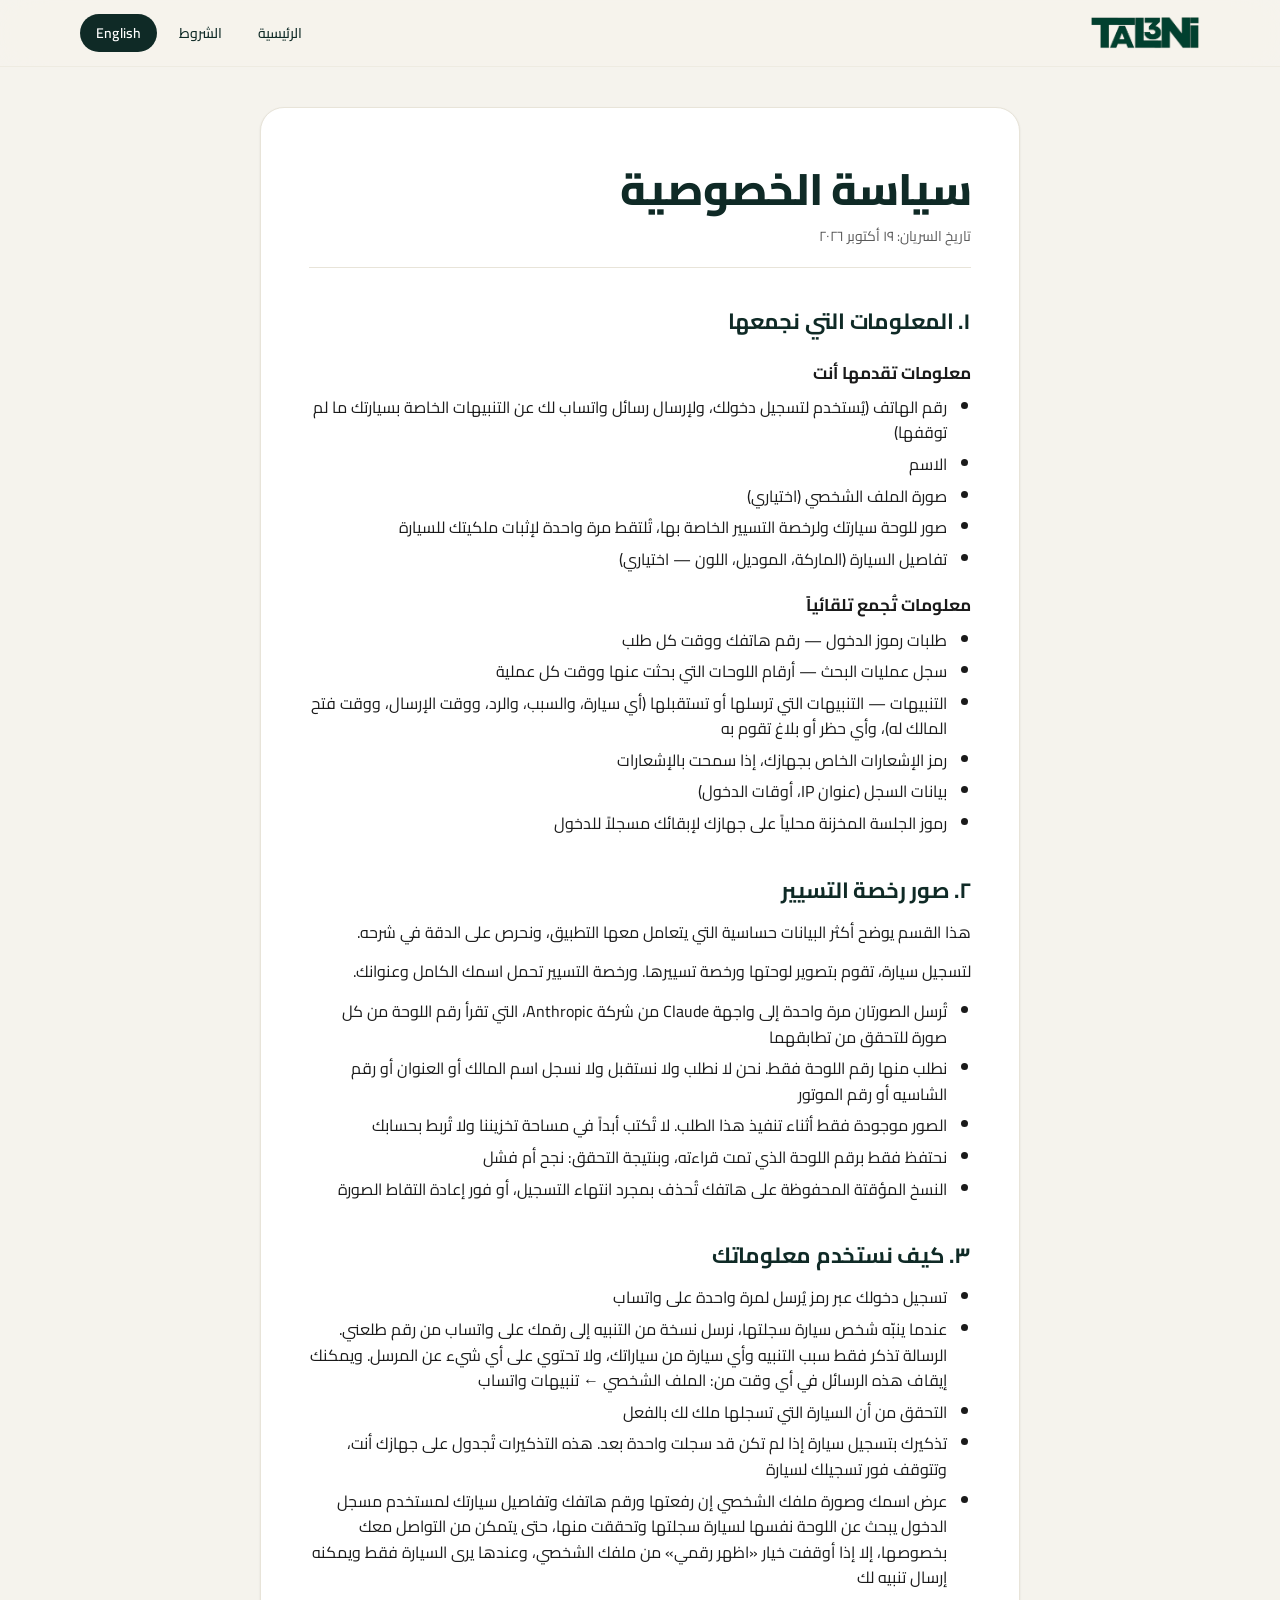
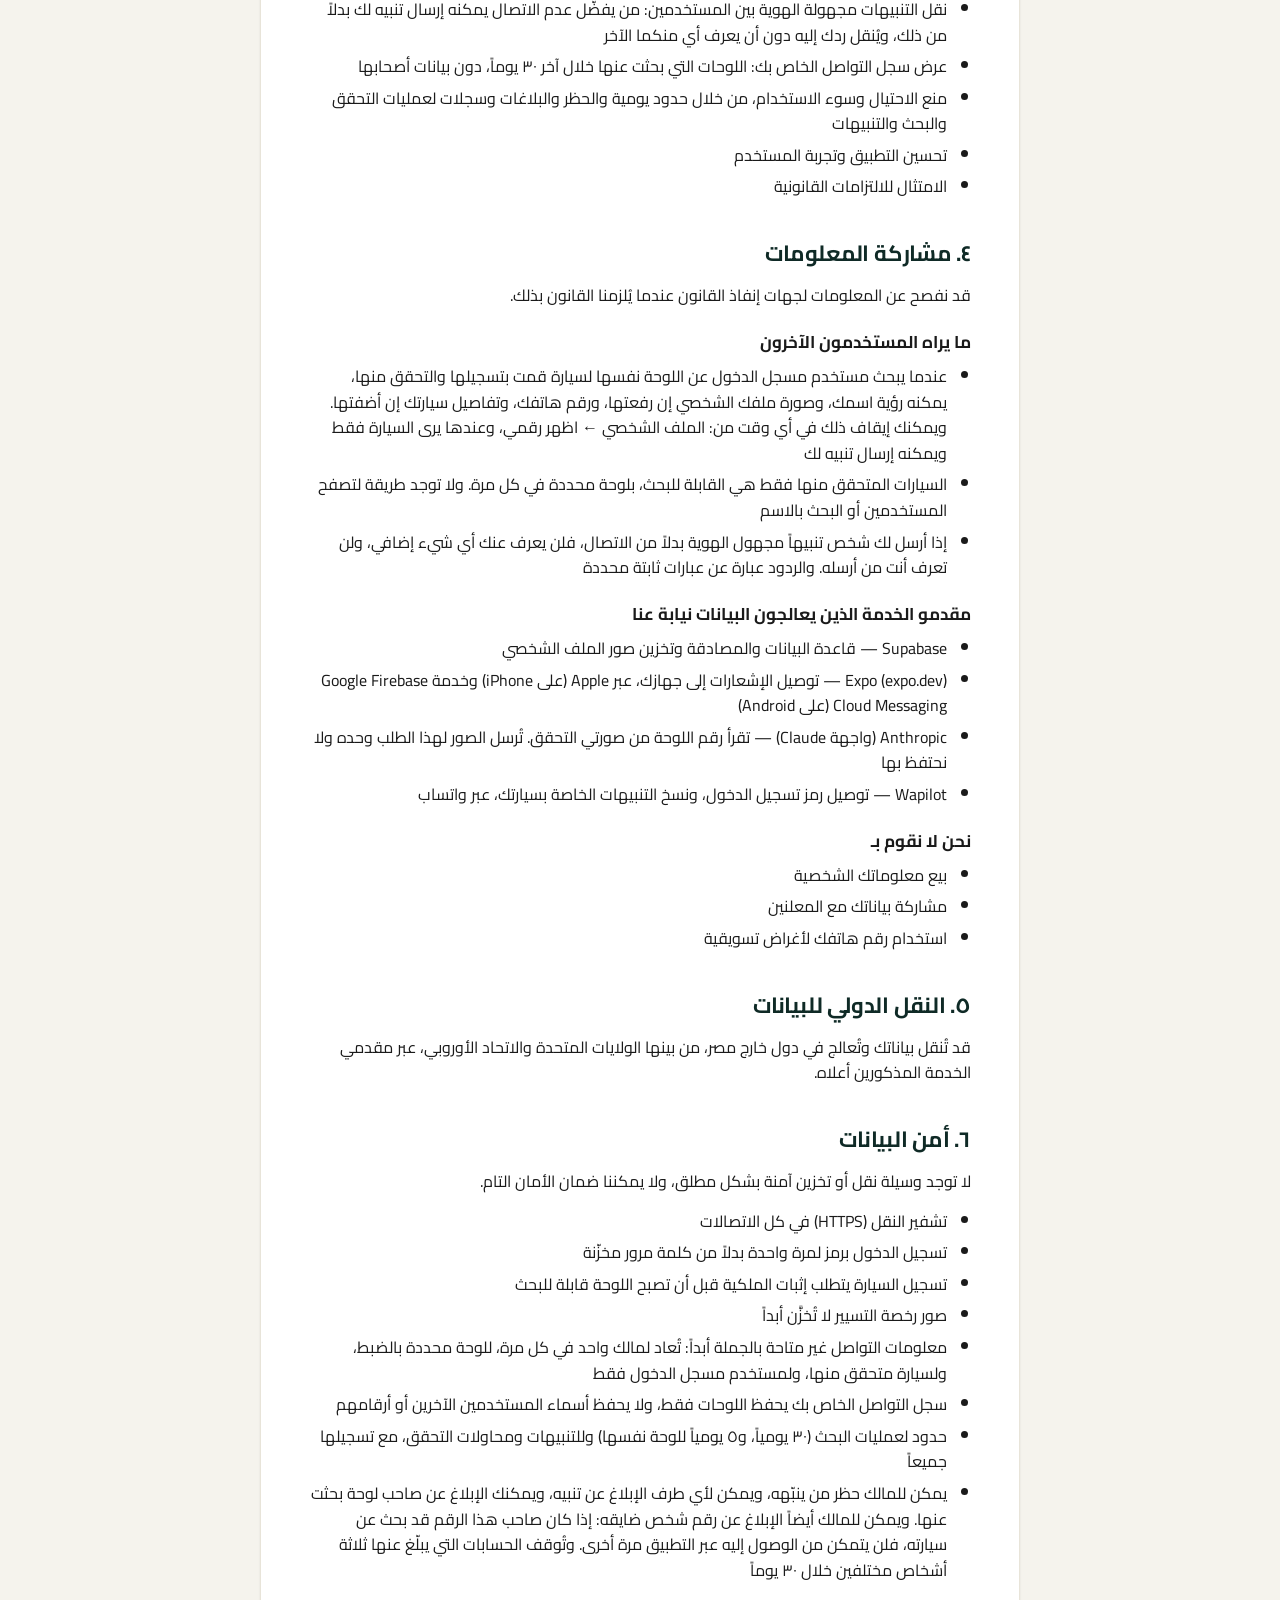
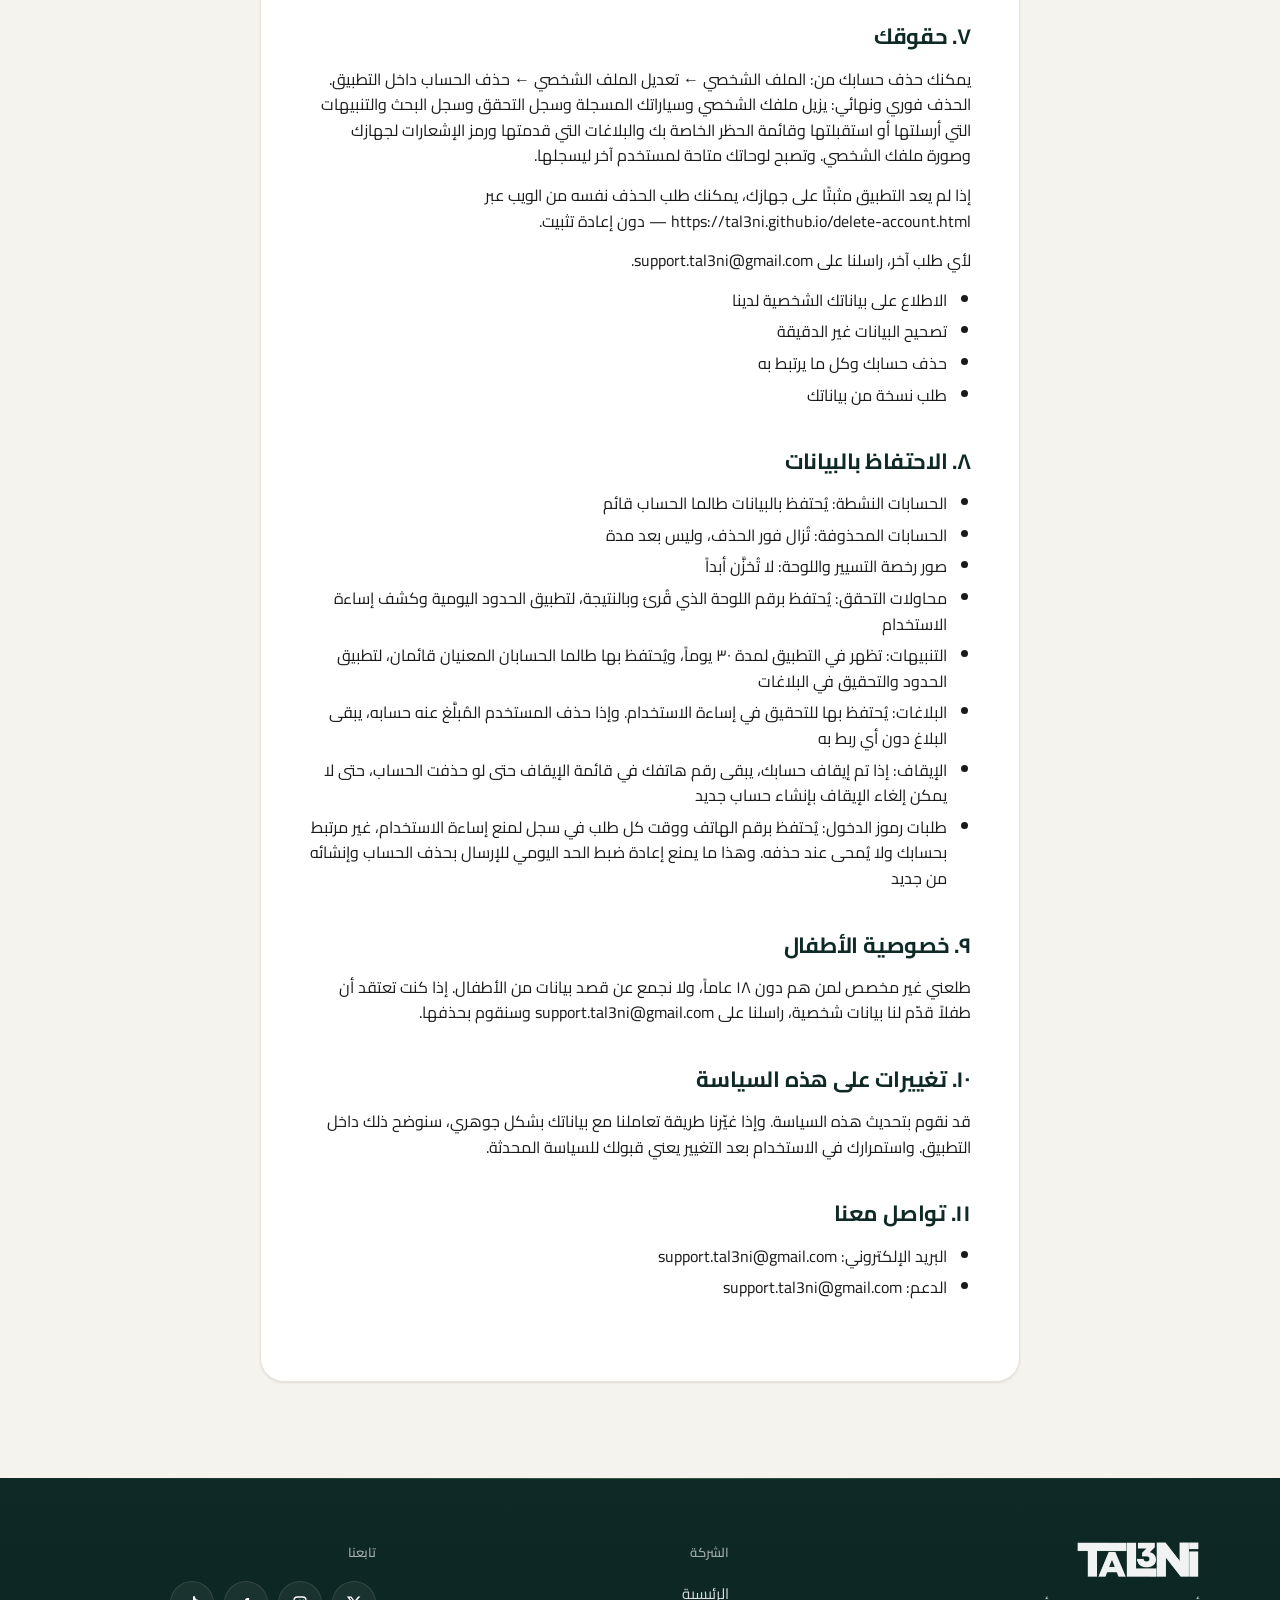
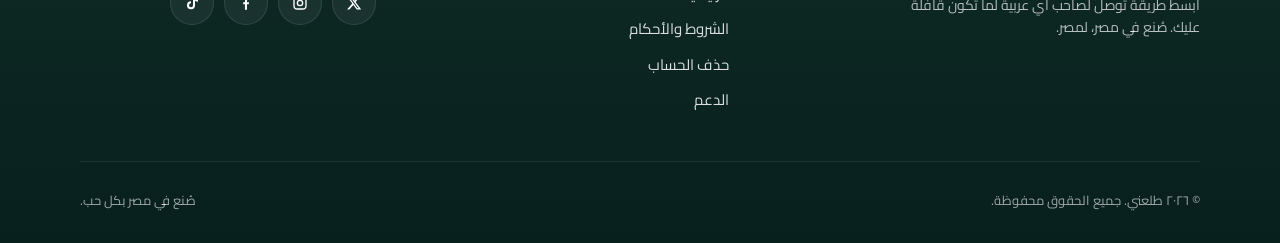
<file: privacy-ar.html>
<!DOCTYPE html>
<html lang="ar" dir="rtl">
<head>
  <meta charset="UTF-8">
  <meta name="viewport" content="width=device-width, initial-scale=1.0">
  <title>سياسة الخصوصية — طلعني</title>
  <link rel="preconnect" href="https://fonts.googleapis.com">
  <link rel="preconnect" href="https://fonts.gstatic.com" crossorigin>
  <link href="https://fonts.googleapis.com/css2?family=Cairo:wght@400;500;600;700;800&family=Inter:wght@400;500;600;700;800&display=swap" rel="stylesheet">
  <link rel="stylesheet" href="style.css">
  <meta name="theme-color" content="#F5F3ED">
  <link rel="icon" type="image/png" href="./assets/favicon.png">
</head>
<body dir="rtl">
  <header class="site-header">
    <div class="inner">
      <a href="index-ar.html" class="brand" aria-label="طلعني">
        <img src="./assets/logo.png" alt="طلعني" width="109" height="32">
      </a>
      <nav class="nav" aria-label="القائمة الرئيسية">
        <a href="index-ar.html">الرئيسية</a>
        <a class="nav-optional" href="terms-ar.html">الشروط</a>
        <a href="privacy.html" class="lang-toggle">English</a>
      </nav>
    </div>
  </header>

  <main class="legal">
    <h1>سياسة الخصوصية</h1>
    <p class="effective">تاريخ السريان: ١٩ أكتوبر ٢٠٢٦</p>

    <h2>١. المعلومات التي نجمعها</h2>
    <h3>معلومات تقدمها أنت</h3>
    <ul>
      <li>رقم الهاتف (يُستخدم لتسجيل دخولك، ولإرسال رسائل واتساب لك عن التنبيهات الخاصة بسيارتك ما لم توقفها)</li>
      <li>الاسم</li>
      <li>صورة الملف الشخصي (اختياري)</li>
      <li>صور للوحة سيارتك ولرخصة التسيير الخاصة بها، تُلتقط مرة واحدة لإثبات ملكيتك للسيارة</li>
      <li>تفاصيل السيارة (الماركة، الموديل، اللون — اختياري)</li>
    </ul>
    <h3>معلومات تُجمع تلقائياً</h3>
    <ul>
      <li>طلبات رموز الدخول — رقم هاتفك ووقت كل طلب</li>
      <li>سجل عمليات البحث — أرقام اللوحات التي بحثت عنها ووقت كل عملية</li>
      <li>التنبيهات — التنبيهات التي ترسلها أو تستقبلها (أي سيارة، والسبب، والرد، ووقت الإرسال، ووقت فتح المالك له)، وأي حظر أو بلاغ تقوم به</li>
      <li>رمز الإشعارات الخاص بجهازك، إذا سمحت بالإشعارات</li>
      <li>بيانات السجل (عنوان IP، أوقات الدخول)</li>
      <li>رموز الجلسة المخزنة محلياً على جهازك لإبقائك مسجلاً للدخول</li>
    </ul>

    <h2>٢. صور رخصة التسيير</h2>
    <p>هذا القسم يوضح أكثر البيانات حساسية التي يتعامل معها التطبيق، ونحرص على الدقة في شرحه.</p>
    <p>لتسجيل سيارة، تقوم بتصوير لوحتها ورخصة تسييرها. ورخصة التسيير تحمل اسمك الكامل وعنوانك.</p>
    <ul>
      <li>تُرسل الصورتان مرة واحدة إلى واجهة Claude من شركة Anthropic، التي تقرأ رقم اللوحة من كل صورة للتحقق من تطابقهما</li>
      <li>نطلب منها رقم اللوحة فقط. نحن لا نطلب ولا نستقبل ولا نسجل اسم المالك أو العنوان أو رقم الشاسيه أو رقم الموتور</li>
      <li>الصور موجودة فقط أثناء تنفيذ هذا الطلب. لا تُكتب أبداً في مساحة تخزيننا ولا تُربط بحسابك</li>
      <li>نحتفظ فقط برقم اللوحة الذي تمت قراءته، وبنتيجة التحقق: نجح أم فشل</li>
      <li>النسخ المؤقتة المحفوظة على هاتفك تُحذف بمجرد انتهاء التسجيل، أو فور إعادة التقاط الصورة</li>
    </ul>

    <h2>٣. كيف نستخدم معلوماتك</h2>
    <ul>
      <li>تسجيل دخولك عبر رمز يُرسل لمرة واحدة على واتساب</li>
      <li>عندما ينبّه شخص سيارة سجلتها، نرسل نسخة من التنبيه إلى رقمك على واتساب من رقم طلعني. الرسالة تذكر فقط سبب التنبيه وأي سيارة من سياراتك، ولا تحتوي على أي شيء عن المرسل. ويمكنك إيقاف هذه الرسائل في أي وقت من: الملف الشخصي ← تنبيهات واتساب</li>
      <li>التحقق من أن السيارة التي تسجلها ملك لك بالفعل</li>
      <li>تذكيرك بتسجيل سيارة إذا لم تكن قد سجلت واحدة بعد. هذه التذكيرات تُجدول على جهازك أنت، وتتوقف فور تسجيلك لسيارة</li>
      <li>عرض اسمك وصورة ملفك الشخصي إن رفعتها ورقم هاتفك وتفاصيل سيارتك لمستخدم مسجل الدخول يبحث عن اللوحة نفسها لسيارة سجلتها وتحققت منها، حتى يتمكن من التواصل معك بخصوصها، إلا إذا أوقفت خيار «اظهر رقمي» من ملفك الشخصي، وعندها يرى السيارة فقط ويمكنه إرسال تنبيه لك</li>
      <li>نقل التنبيهات مجهولة الهوية بين المستخدمين: من يفضّل عدم الاتصال يمكنه إرسال تنبيه لك بدلاً من ذلك، ويُنقل ردك إليه دون أن يعرف أي منكما الآخر</li>
      <li>عرض سجل التواصل الخاص بك: اللوحات التي بحثت عنها خلال آخر ٣٠ يوماً، دون بيانات أصحابها</li>
      <li>منع الاحتيال وسوء الاستخدام، من خلال حدود يومية والحظر والبلاغات وسجلات لعمليات التحقق والبحث والتنبيهات</li>
      <li>تحسين التطبيق وتجربة المستخدم</li>
      <li>الامتثال للالتزامات القانونية</li>
    </ul>

    <h2>٤. مشاركة المعلومات</h2>
    <p>قد نفصح عن المعلومات لجهات إنفاذ القانون عندما يُلزمنا القانون بذلك.</p>
    <h3>ما يراه المستخدمون الآخرون</h3>
    <ul>
      <li>عندما يبحث مستخدم مسجل الدخول عن اللوحة نفسها لسيارة قمت بتسجيلها والتحقق منها، يمكنه رؤية اسمك، وصورة ملفك الشخصي إن رفعتها، ورقم هاتفك، وتفاصيل سيارتك إن أضفتها. ويمكنك إيقاف ذلك في أي وقت من: الملف الشخصي ← اظهر رقمي، وعندها يرى السيارة فقط ويمكنه إرسال تنبيه لك</li>
      <li>السيارات المتحقق منها فقط هي القابلة للبحث، بلوحة محددة في كل مرة. ولا توجد طريقة لتصفح المستخدمين أو البحث بالاسم</li>
      <li>إذا أرسل لك شخص تنبيهاً مجهول الهوية بدلاً من الاتصال، فلن يعرف عنك أي شيء إضافي، ولن تعرف أنت من أرسله. والردود عبارة عن عبارات ثابتة محددة</li>
    </ul>
    <h3>مقدمو الخدمة الذين يعالجون البيانات نيابة عنا</h3>
    <ul>
      <li>Supabase — قاعدة البيانات والمصادقة وتخزين صور الملف الشخصي</li>
      <li>Expo (expo.dev) — توصيل الإشعارات إلى جهازك، عبر Apple (على iPhone) وخدمة Google Firebase Cloud Messaging (على Android)</li>
      <li>Anthropic (واجهة Claude) — تقرأ رقم اللوحة من صورتي التحقق. تُرسل الصور لهذا الطلب وحده ولا نحتفظ بها</li>
      <li>Wapilot — توصيل رمز تسجيل الدخول، ونسخ التنبيهات الخاصة بسيارتك، عبر واتساب</li>
    </ul>
    <h3>نحن لا نقوم بـ</h3>
    <ul>
      <li>بيع معلوماتك الشخصية</li>
      <li>مشاركة بياناتك مع المعلنين</li>
      <li>استخدام رقم هاتفك لأغراض تسويقية</li>
    </ul>

    <h2>٥. النقل الدولي للبيانات</h2>
    <p>قد تُنقل بياناتك وتُعالج في دول خارج مصر، من بينها الولايات المتحدة والاتحاد الأوروبي، عبر مقدمي الخدمة المذكورين أعلاه.</p>

    <h2>٦. أمن البيانات</h2>
    <p>لا توجد وسيلة نقل أو تخزين آمنة بشكل مطلق، ولا يمكننا ضمان الأمان التام.</p>
    <ul>
      <li>تشفير النقل (HTTPS) في كل الاتصالات</li>
      <li>تسجيل الدخول برمز لمرة واحدة بدلاً من كلمة مرور مخزّنة</li>
      <li>تسجيل السيارة يتطلب إثبات الملكية قبل أن تصبح اللوحة قابلة للبحث</li>
      <li>صور رخصة التسيير لا تُخزَّن أبداً</li>
      <li>معلومات التواصل غير متاحة بالجملة أبداً: تُعاد لمالك واحد في كل مرة، للوحة محددة بالضبط، ولسيارة متحقق منها، ولمستخدم مسجل الدخول فقط</li>
      <li>سجل التواصل الخاص بك يحفظ اللوحات فقط، ولا يحفظ أسماء المستخدمين الآخرين أو أرقامهم</li>
      <li>حدود لعمليات البحث (٣٠ يومياً، و٥ يومياً للوحة نفسها) وللتنبيهات ومحاولات التحقق، مع تسجيلها جميعاً</li>
      <li>يمكن للمالك حظر من ينبّهه، ويمكن لأي طرف الإبلاغ عن تنبيه، ويمكنك الإبلاغ عن صاحب لوحة بحثت عنها. ويمكن للمالك أيضاً الإبلاغ عن رقم شخص ضايقه: إذا كان صاحب هذا الرقم قد بحث عن سيارته، فلن يتمكن من الوصول إليه عبر التطبيق مرة أخرى. وتُوقف الحسابات التي يبلّغ عنها ثلاثة أشخاص مختلفين خلال ٣٠ يوماً</li>
    </ul>

    <h2>٧. حقوقك</h2>
    <p>يمكنك حذف حسابك من: الملف الشخصي ← تعديل الملف الشخصي ← حذف الحساب داخل التطبيق. الحذف فوري ونهائي: يزيل ملفك الشخصي وسياراتك المسجلة وسجل التحقق وسجل البحث والتنبيهات التي أرسلتها أو استقبلتها وقائمة الحظر الخاصة بك والبلاغات التي قدمتها ورمز الإشعارات لجهازك وصورة ملفك الشخصي. وتصبح لوحاتك متاحة لمستخدم آخر ليسجلها.</p>
    <p>إذا لم يعد التطبيق مثبتًا على جهازك، يمكنك طلب الحذف نفسه من الويب عبر https://tal3ni.github.io/delete-account.html — دون إعادة تثبيت.</p>
    <p>لأي طلب آخر، راسلنا على support.tal3ni@gmail.com.</p>
    <ul>
      <li>الاطلاع على بياناتك الشخصية لدينا</li>
      <li>تصحيح البيانات غير الدقيقة</li>
      <li>حذف حسابك وكل ما يرتبط به</li>
      <li>طلب نسخة من بياناتك</li>
    </ul>

    <h2>٨. الاحتفاظ بالبيانات</h2>
    <ul>
      <li>الحسابات النشطة: يُحتفظ بالبيانات طالما الحساب قائم</li>
      <li>الحسابات المحذوفة: تُزال فور الحذف، وليس بعد مدة</li>
      <li>صور رخصة التسيير واللوحة: لا تُخزَّن أبداً</li>
      <li>محاولات التحقق: يُحتفظ برقم اللوحة الذي قُرئ وبالنتيجة، لتطبيق الحدود اليومية وكشف إساءة الاستخدام</li>
      <li>التنبيهات: تظهر في التطبيق لمدة ٣٠ يوماً، ويُحتفظ بها طالما الحسابان المعنيان قائمان، لتطبيق الحدود والتحقيق في البلاغات</li>
      <li>البلاغات: يُحتفظ بها للتحقيق في إساءة الاستخدام. وإذا حذف المستخدم المُبلَّغ عنه حسابه، يبقى البلاغ دون أي ربط به</li>
      <li>الإيقاف: إذا تم إيقاف حسابك، يبقى رقم هاتفك في قائمة الإيقاف حتى لو حذفت الحساب، حتى لا يمكن إلغاء الإيقاف بإنشاء حساب جديد</li>
      <li>طلبات رموز الدخول: يُحتفظ برقم الهاتف ووقت كل طلب في سجل لمنع إساءة الاستخدام، غير مرتبط بحسابك ولا يُمحى عند حذفه. وهذا ما يمنع إعادة ضبط الحد اليومي للإرسال بحذف الحساب وإنشائه من جديد</li>
    </ul>

    <h2>٩. خصوصية الأطفال</h2>
    <p>طلعني غير مخصص لمن هم دون ١٨ عاماً، ولا نجمع عن قصد بيانات من الأطفال. إذا كنت تعتقد أن طفلاً قدّم لنا بيانات شخصية، راسلنا على support.tal3ni@gmail.com وسنقوم بحذفها.</p>

    <h2>١٠. تغييرات على هذه السياسة</h2>
    <p>قد نقوم بتحديث هذه السياسة. وإذا غيّرنا طريقة تعاملنا مع بياناتك بشكل جوهري، سنوضح ذلك داخل التطبيق. واستمرارك في الاستخدام بعد التغيير يعني قبولك للسياسة المحدثة.</p>

    <h2>١١. تواصل معنا</h2>
    <ul>
      <li>البريد الإلكتروني: support.tal3ni@gmail.com</li>
      <li>الدعم: support.tal3ni@gmail.com</li>
    </ul>
  </main>

  <footer class="site-footer">
    <div class="inner">
      <div class="footer-top">
        <div class="footer-brand">
          <img src="./assets/logo.png" alt="طلعني" width="123" height="36" loading="lazy">
          <p>أبسط طريقة توصل لصاحب أي عربية لما تكون قافلة عليك. صُنع في مصر، لمصر.</p>
        </div>
        <div class="footer-col">
          <h4>الشركة</h4>
          <ul>
            <li><a href="index-ar.html">الرئيسية</a></li>
            <li><a href="terms-ar.html">الشروط والأحكام</a></li>
            <li><a href="delete-account-ar.html">حذف الحساب</a></li>
            <li><a href="mailto:support.tal3ni@gmail.com">الدعم</a></li>
          </ul>
        </div>
        <div class="footer-col">
          <h4>تابعنا</h4>
          <div class="socials">
            <a class="social" href="https://x.com/tal3nii?s=21" target="_blank" rel="noopener" aria-label="X (Twitter)">
              <svg viewBox="0 0 24 24" fill="currentColor" aria-hidden="true"><path d="M18.244 2.25h3.308l-7.227 8.26 8.502 11.24H16.17l-5.214-6.817L4.99 21.75H1.68l7.73-8.835L1.254 2.25H8.08l4.713 6.231zm-1.161 17.52h1.833L7.084 4.126H5.117z"/></svg>
            </a>
            <a class="social" href="https://www.instagram.com/tal3nii?igsh=NDlpc3pvZXZ2NGJr&utm_source=qr" target="_blank" rel="noopener" aria-label="Instagram">
              <svg viewBox="0 0 24 24" fill="none" stroke="currentColor" stroke-width="2" stroke-linecap="round" stroke-linejoin="round" aria-hidden="true"><rect x="3" y="3" width="18" height="18" rx="5"/><circle cx="12" cy="12" r="4"/><circle cx="17.5" cy="6.5" r="0.6" fill="currentColor" stroke="none"/></svg>
            </a>
            <a class="social" href="https://www.facebook.com/share/18mNJuV3z7/?mibextid=wwXIfr" target="_blank" rel="noopener" aria-label="Facebook">
              <svg viewBox="0 0 24 24" fill="currentColor" aria-hidden="true"><path d="M13.5 22v-8h2.7l.4-3.1h-3.1V8.9c0-.9.3-1.5 1.5-1.5h1.6V4.6c-.3 0-1.2-.1-2.3-.1-2.3 0-3.9 1.4-3.9 4v2.4H7.7V14h2.7v8h3.1z"/></svg>
            </a>
            <a class="social" href="https://www.tiktok.com/@tal3nii?_r=1&_t=ZS-96DEcMzFxKs" target="_blank" rel="noopener" aria-label="TikTok">
              <svg viewBox="0 0 24 24" fill="currentColor" aria-hidden="true"><path d="M16.5 2h-3v13.2a3 3 0 1 1-3-3v-3a6 6 0 1 0 6 6V8.7a8 8 0 0 0 4.5 1.4V7.1a5 5 0 0 1-4.5-5z"/></svg>
            </a>
          </div>
        </div>
      </div>
      <div class="footer-bottom">
        <div class="copyright">© ٢٠٢٦ طلعني. جميع الحقوق محفوظة.</div>
        <div class="made-in">صُنع في مصر بكل حب.</div>
      </div>
    </div>
  </footer>
</body>
</html>
</file>
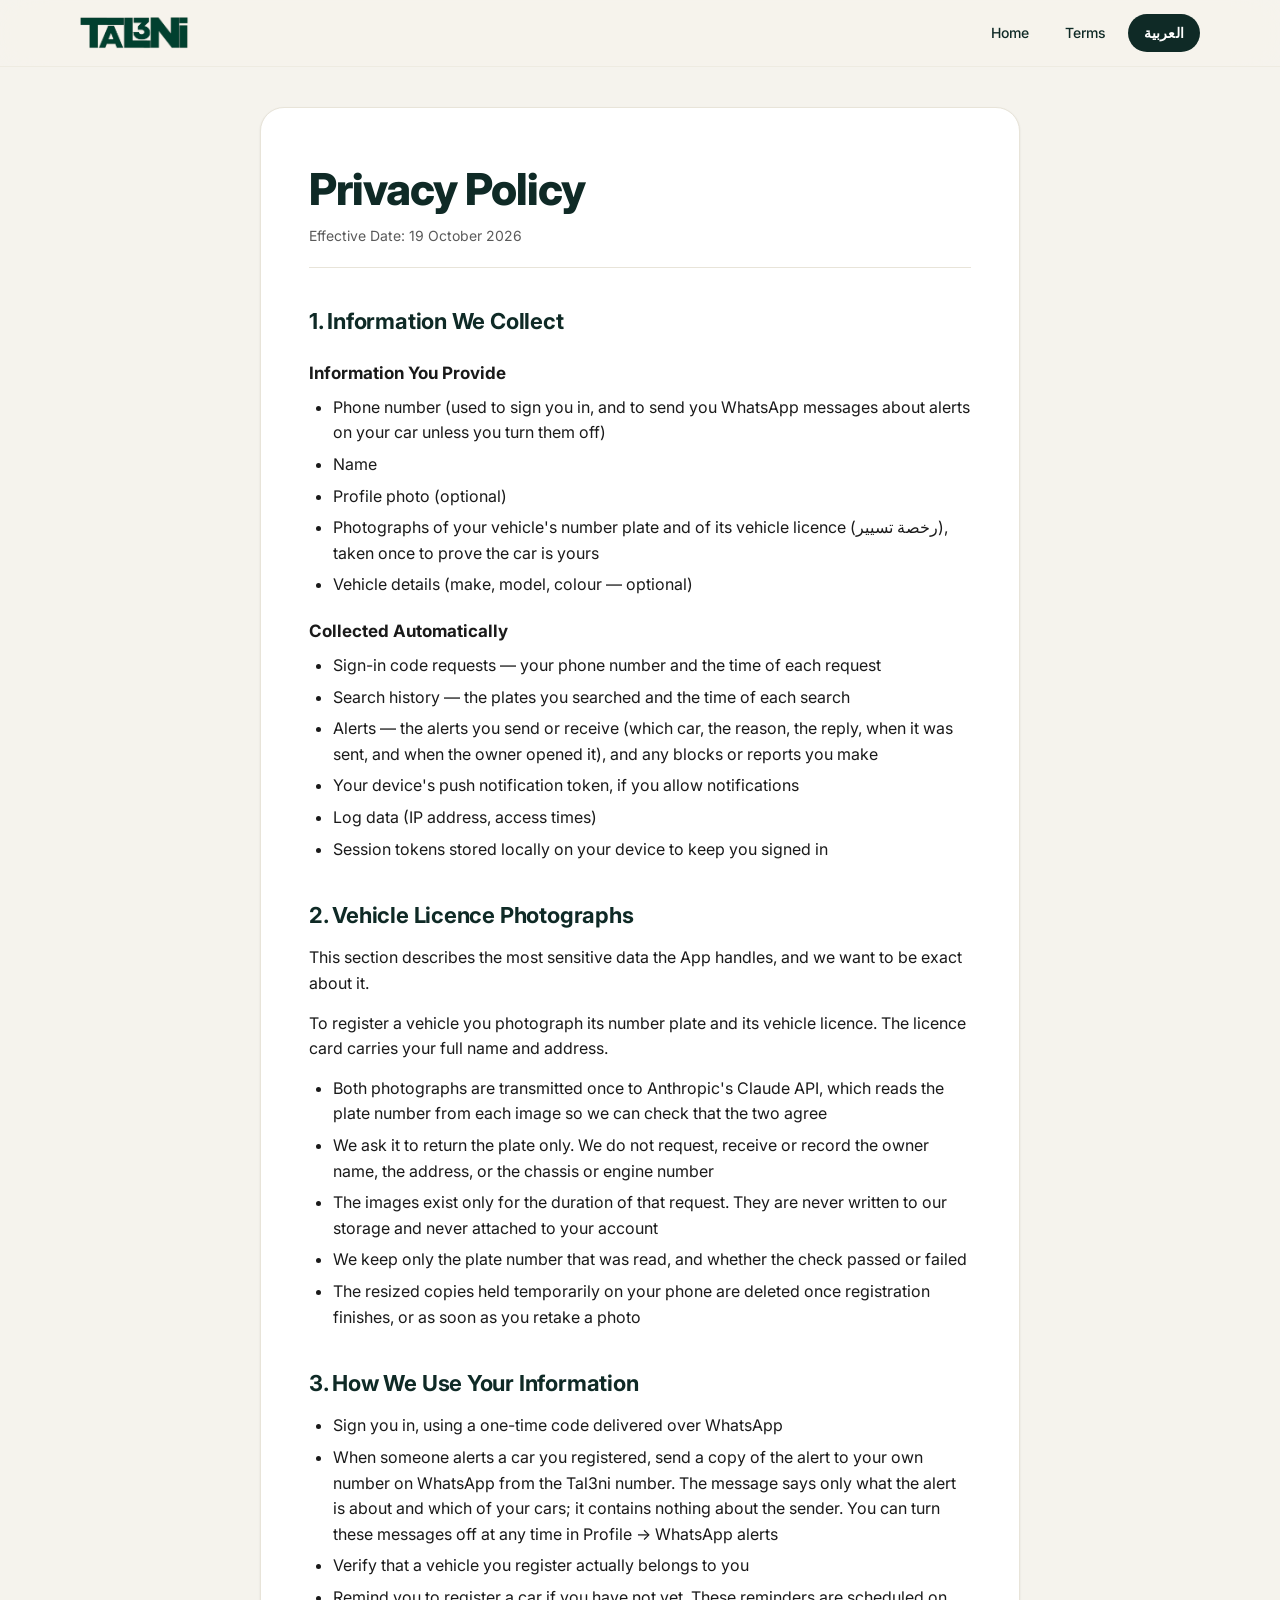
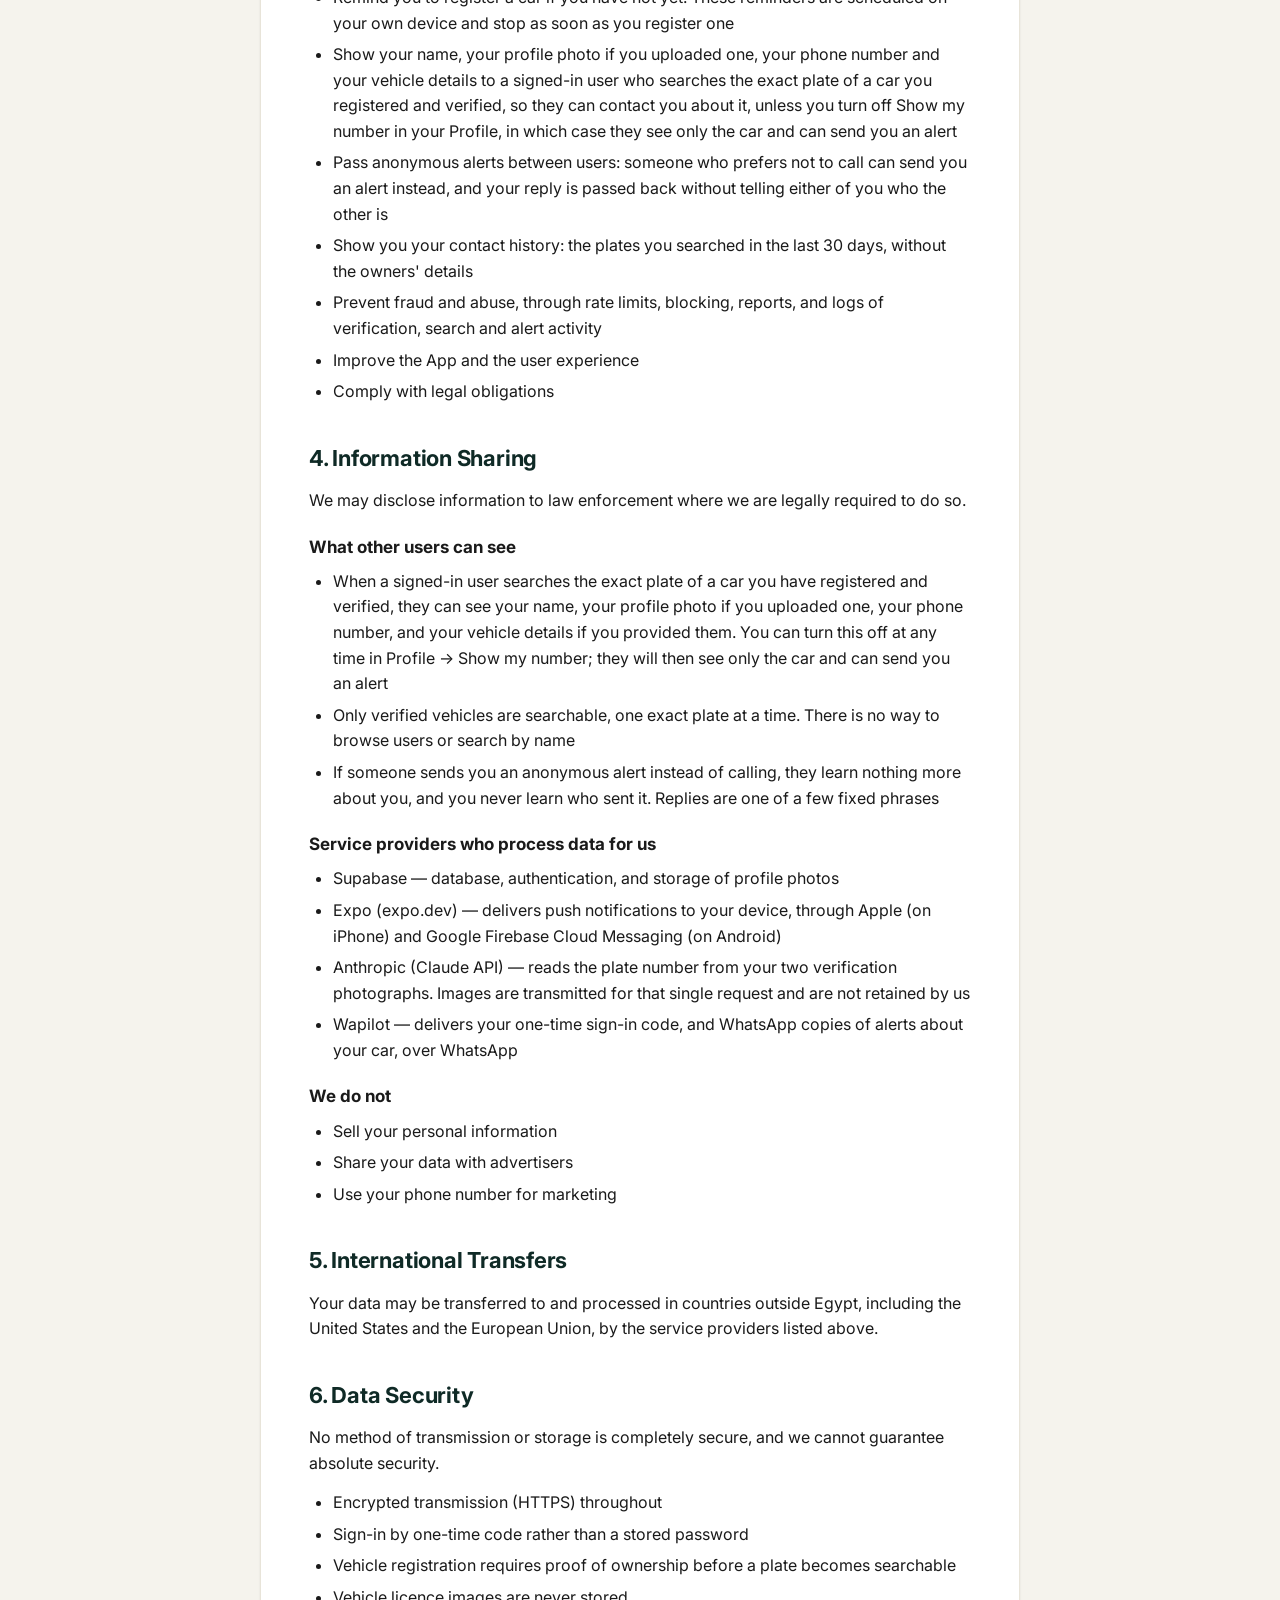
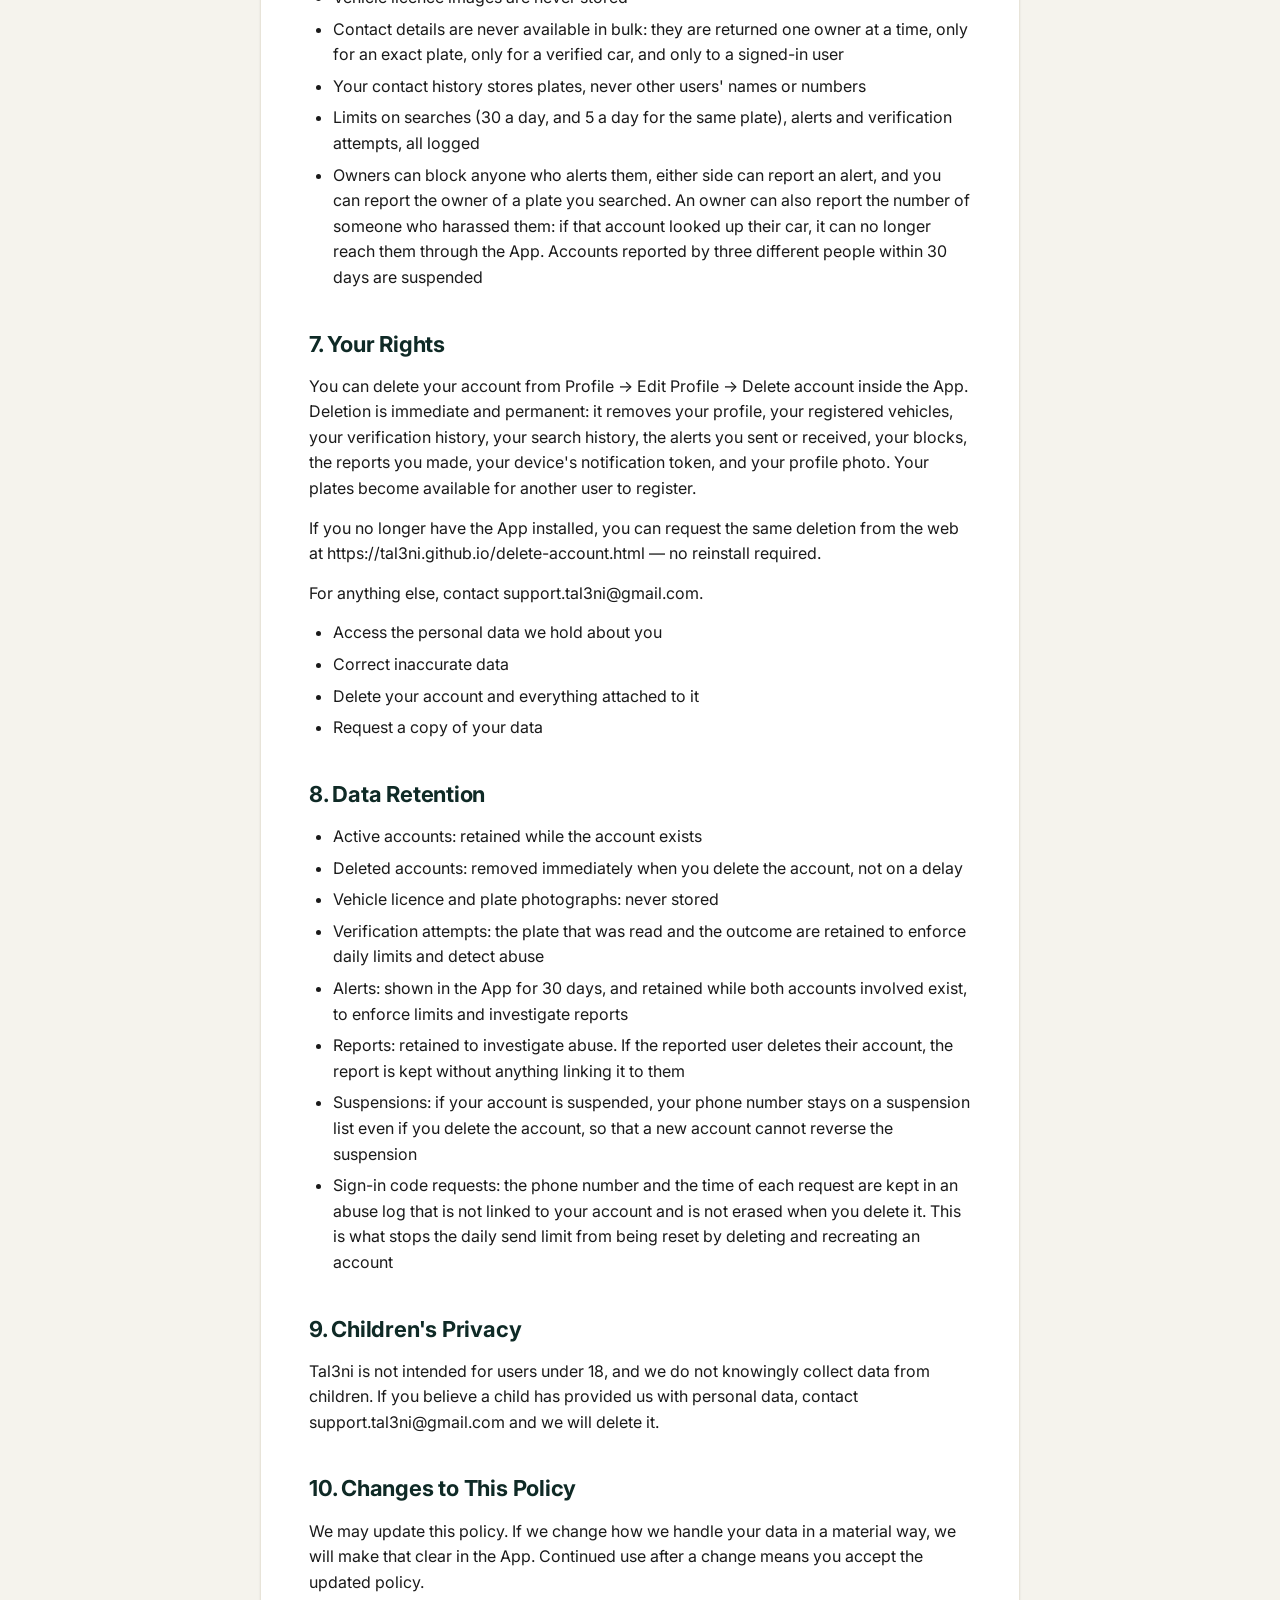
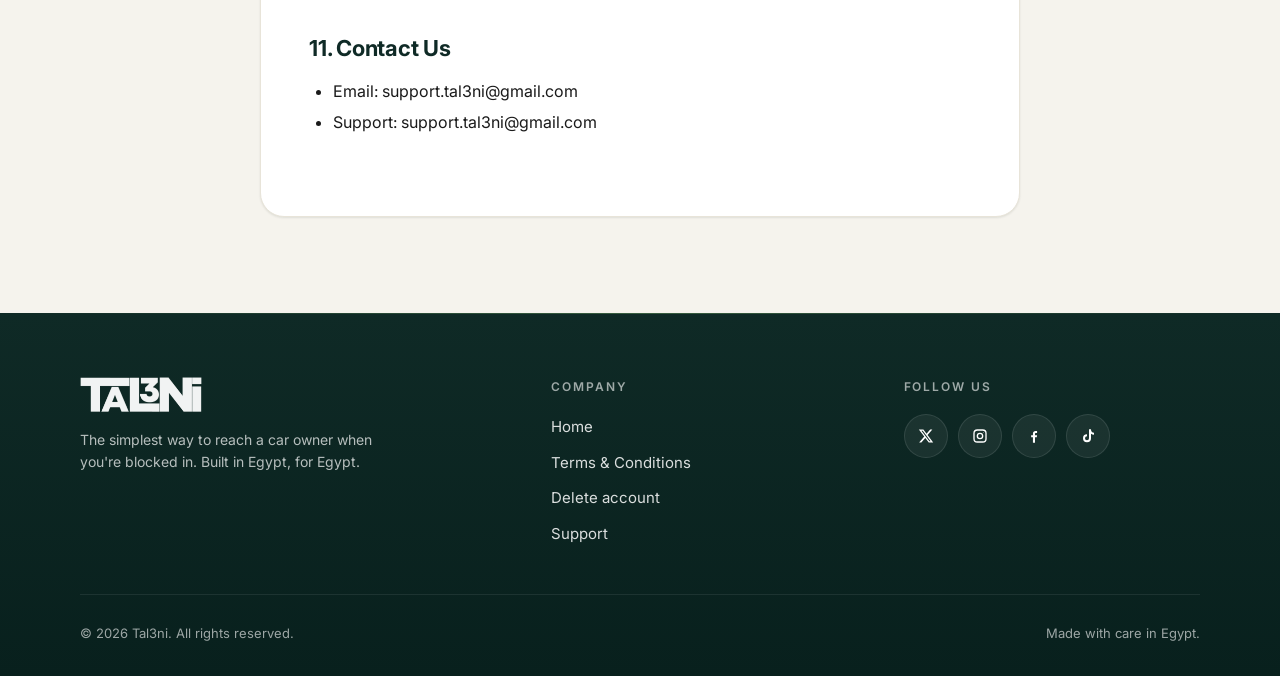
<file: privacy.html>
<!DOCTYPE html>
<html lang="en">
<head>
  <meta charset="UTF-8">
  <meta name="viewport" content="width=device-width, initial-scale=1.0">
  <title>Privacy Policy — Tal3ni</title>
  <link rel="preconnect" href="https://fonts.googleapis.com">
  <link rel="preconnect" href="https://fonts.gstatic.com" crossorigin>
  <link href="https://fonts.googleapis.com/css2?family=Inter:wght@400;500;600;700;800&display=swap" rel="stylesheet">
  <link rel="stylesheet" href="style.css">
  <meta name="theme-color" content="#F5F3ED">
  <link rel="icon" type="image/png" href="./assets/favicon.png">
</head>
<body>
  <header class="site-header">
    <div class="inner">
      <a href="index.html" class="brand" aria-label="Tal3ni">
        <img src="./assets/logo.png" alt="Tal3ni" width="109" height="32">
      </a>
      <nav class="nav" aria-label="Main">
        <a href="index.html">Home</a>
        <a class="nav-optional" href="terms.html">Terms</a>
        <a href="privacy-ar.html" class="lang-toggle">العربية</a>
      </nav>
    </div>
  </header>

  <main class="legal">
    <h1>Privacy Policy</h1>
    <p class="effective">Effective Date: 19 October 2026</p>

    <h2>1. Information We Collect</h2>
    <h3>Information You Provide</h3>
    <ul>
      <li>Phone number (used to sign you in, and to send you WhatsApp messages about alerts on your car unless you turn them off)</li>
      <li>Name</li>
      <li>Profile photo (optional)</li>
      <li>Photographs of your vehicle's number plate and of its vehicle licence (رخصة تسيير), taken once to prove the car is yours</li>
      <li>Vehicle details (make, model, colour — optional)</li>
    </ul>
    <h3>Collected Automatically</h3>
    <ul>
      <li>Sign-in code requests — your phone number and the time of each request</li>
      <li>Search history — the plates you searched and the time of each search</li>
      <li>Alerts — the alerts you send or receive (which car, the reason, the reply, when it was sent, and when the owner opened it), and any blocks or reports you make</li>
      <li>Your device's push notification token, if you allow notifications</li>
      <li>Log data (IP address, access times)</li>
      <li>Session tokens stored locally on your device to keep you signed in</li>
    </ul>

    <h2>2. Vehicle Licence Photographs</h2>
    <p>This section describes the most sensitive data the App handles, and we want to be exact about it.</p>
    <p>To register a vehicle you photograph its number plate and its vehicle licence. The licence card carries your full name and address.</p>
    <ul>
      <li>Both photographs are transmitted once to Anthropic's Claude API, which reads the plate number from each image so we can check that the two agree</li>
      <li>We ask it to return the plate only. We do not request, receive or record the owner name, the address, or the chassis or engine number</li>
      <li>The images exist only for the duration of that request. They are never written to our storage and never attached to your account</li>
      <li>We keep only the plate number that was read, and whether the check passed or failed</li>
      <li>The resized copies held temporarily on your phone are deleted once registration finishes, or as soon as you retake a photo</li>
    </ul>

    <h2>3. How We Use Your Information</h2>
    <ul>
      <li>Sign you in, using a one-time code delivered over WhatsApp</li>
      <li>When someone alerts a car you registered, send a copy of the alert to your own number on WhatsApp from the Tal3ni number. The message says only what the alert is about and which of your cars; it contains nothing about the sender. You can turn these messages off at any time in Profile → WhatsApp alerts</li>
      <li>Verify that a vehicle you register actually belongs to you</li>
      <li>Remind you to register a car if you have not yet. These reminders are scheduled on your own device and stop as soon as you register one</li>
      <li>Show your name, your profile photo if you uploaded one, your phone number and your vehicle details to a signed-in user who searches the exact plate of a car you registered and verified, so they can contact you about it, unless you turn off Show my number in your Profile, in which case they see only the car and can send you an alert</li>
      <li>Pass anonymous alerts between users: someone who prefers not to call can send you an alert instead, and your reply is passed back without telling either of you who the other is</li>
      <li>Show you your contact history: the plates you searched in the last 30 days, without the owners' details</li>
      <li>Prevent fraud and abuse, through rate limits, blocking, reports, and logs of verification, search and alert activity</li>
      <li>Improve the App and the user experience</li>
      <li>Comply with legal obligations</li>
    </ul>

    <h2>4. Information Sharing</h2>
    <p>We may disclose information to law enforcement where we are legally required to do so.</p>
    <h3>What other users can see</h3>
    <ul>
      <li>When a signed-in user searches the exact plate of a car you have registered and verified, they can see your name, your profile photo if you uploaded one, your phone number, and your vehicle details if you provided them. You can turn this off at any time in Profile → Show my number; they will then see only the car and can send you an alert</li>
      <li>Only verified vehicles are searchable, one exact plate at a time. There is no way to browse users or search by name</li>
      <li>If someone sends you an anonymous alert instead of calling, they learn nothing more about you, and you never learn who sent it. Replies are one of a few fixed phrases</li>
    </ul>
    <h3>Service providers who process data for us</h3>
    <ul>
      <li>Supabase — database, authentication, and storage of profile photos</li>
      <li>Expo (expo.dev) — delivers push notifications to your device, through Apple (on iPhone) and Google Firebase Cloud Messaging (on Android)</li>
      <li>Anthropic (Claude API) — reads the plate number from your two verification photographs. Images are transmitted for that single request and are not retained by us</li>
      <li>Wapilot — delivers your one-time sign-in code, and WhatsApp copies of alerts about your car, over WhatsApp</li>
    </ul>
    <h3>We do not</h3>
    <ul>
      <li>Sell your personal information</li>
      <li>Share your data with advertisers</li>
      <li>Use your phone number for marketing</li>
    </ul>

    <h2>5. International Transfers</h2>
    <p>Your data may be transferred to and processed in countries outside Egypt, including the United States and the European Union, by the service providers listed above.</p>

    <h2>6. Data Security</h2>
    <p>No method of transmission or storage is completely secure, and we cannot guarantee absolute security.</p>
    <ul>
      <li>Encrypted transmission (HTTPS) throughout</li>
      <li>Sign-in by one-time code rather than a stored password</li>
      <li>Vehicle registration requires proof of ownership before a plate becomes searchable</li>
      <li>Vehicle licence images are never stored</li>
      <li>Contact details are never available in bulk: they are returned one owner at a time, only for an exact plate, only for a verified car, and only to a signed-in user</li>
      <li>Your contact history stores plates, never other users' names or numbers</li>
      <li>Limits on searches (30 a day, and 5 a day for the same plate), alerts and verification attempts, all logged</li>
      <li>Owners can block anyone who alerts them, either side can report an alert, and you can report the owner of a plate you searched. An owner can also report the number of someone who harassed them: if that account looked up their car, it can no longer reach them through the App. Accounts reported by three different people within 30 days are suspended</li>
    </ul>

    <h2>7. Your Rights</h2>
    <p>You can delete your account from Profile → Edit Profile → Delete account inside the App. Deletion is immediate and permanent: it removes your profile, your registered vehicles, your verification history, your search history, the alerts you sent or received, your blocks, the reports you made, your device's notification token, and your profile photo. Your plates become available for another user to register.</p>
    <p>If you no longer have the App installed, you can request the same deletion from the web at https://tal3ni.github.io/delete-account.html — no reinstall required.</p>
    <p>For anything else, contact support.tal3ni@gmail.com.</p>
    <ul>
      <li>Access the personal data we hold about you</li>
      <li>Correct inaccurate data</li>
      <li>Delete your account and everything attached to it</li>
      <li>Request a copy of your data</li>
    </ul>

    <h2>8. Data Retention</h2>
    <ul>
      <li>Active accounts: retained while the account exists</li>
      <li>Deleted accounts: removed immediately when you delete the account, not on a delay</li>
      <li>Vehicle licence and plate photographs: never stored</li>
      <li>Verification attempts: the plate that was read and the outcome are retained to enforce daily limits and detect abuse</li>
      <li>Alerts: shown in the App for 30 days, and retained while both accounts involved exist, to enforce limits and investigate reports</li>
      <li>Reports: retained to investigate abuse. If the reported user deletes their account, the report is kept without anything linking it to them</li>
      <li>Suspensions: if your account is suspended, your phone number stays on a suspension list even if you delete the account, so that a new account cannot reverse the suspension</li>
      <li>Sign-in code requests: the phone number and the time of each request are kept in an abuse log that is not linked to your account and is not erased when you delete it. This is what stops the daily send limit from being reset by deleting and recreating an account</li>
    </ul>

    <h2>9. Children's Privacy</h2>
    <p>Tal3ni is not intended for users under 18, and we do not knowingly collect data from children. If you believe a child has provided us with personal data, contact support.tal3ni@gmail.com and we will delete it.</p>

    <h2>10. Changes to This Policy</h2>
    <p>We may update this policy. If we change how we handle your data in a material way, we will make that clear in the App. Continued use after a change means you accept the updated policy.</p>

    <h2>11. Contact Us</h2>
    <ul>
      <li>Email: support.tal3ni@gmail.com</li>
      <li>Support: support.tal3ni@gmail.com</li>
    </ul>
  </main>

  <footer class="site-footer">
    <div class="inner">
      <div class="footer-top">
        <div class="footer-brand">
          <img src="./assets/logo.png" alt="Tal3ni" width="123" height="36" loading="lazy">
          <p>The simplest way to reach a car owner when you're blocked in. Built in Egypt, for Egypt.</p>
        </div>
        <div class="footer-col">
          <h4>Company</h4>
          <ul>
            <li><a href="index.html">Home</a></li>
            <li><a href="terms.html">Terms &amp; Conditions</a></li>
            <li><a href="delete-account.html">Delete account</a></li>
            <li><a href="mailto:support.tal3ni@gmail.com">Support</a></li>
          </ul>
        </div>
        <div class="footer-col">
          <h4>Follow us</h4>
          <div class="socials">
            <a class="social" href="https://x.com/tal3nii?s=21" target="_blank" rel="noopener" aria-label="X (Twitter)">
              <svg viewBox="0 0 24 24" fill="currentColor" aria-hidden="true"><path d="M18.244 2.25h3.308l-7.227 8.26 8.502 11.24H16.17l-5.214-6.817L4.99 21.75H1.68l7.73-8.835L1.254 2.25H8.08l4.713 6.231zm-1.161 17.52h1.833L7.084 4.126H5.117z"/></svg>
            </a>
            <a class="social" href="https://www.instagram.com/tal3nii?igsh=NDlpc3pvZXZ2NGJr&utm_source=qr" target="_blank" rel="noopener" aria-label="Instagram">
              <svg viewBox="0 0 24 24" fill="none" stroke="currentColor" stroke-width="2" stroke-linecap="round" stroke-linejoin="round" aria-hidden="true"><rect x="3" y="3" width="18" height="18" rx="5"/><circle cx="12" cy="12" r="4"/><circle cx="17.5" cy="6.5" r="0.6" fill="currentColor" stroke="none"/></svg>
            </a>
            <a class="social" href="https://www.facebook.com/share/18mNJuV3z7/?mibextid=wwXIfr" target="_blank" rel="noopener" aria-label="Facebook">
              <svg viewBox="0 0 24 24" fill="currentColor" aria-hidden="true"><path d="M13.5 22v-8h2.7l.4-3.1h-3.1V8.9c0-.9.3-1.5 1.5-1.5h1.6V4.6c-.3 0-1.2-.1-2.3-.1-2.3 0-3.9 1.4-3.9 4v2.4H7.7V14h2.7v8h3.1z"/></svg>
            </a>
            <a class="social" href="https://www.tiktok.com/@tal3nii?_r=1&_t=ZS-96DEcMzFxKs" target="_blank" rel="noopener" aria-label="TikTok">
              <svg viewBox="0 0 24 24" fill="currentColor" aria-hidden="true"><path d="M16.5 2h-3v13.2a3 3 0 1 1-3-3v-3a6 6 0 1 0 6 6V8.7a8 8 0 0 0 4.5 1.4V7.1a5 5 0 0 1-4.5-5z"/></svg>
            </a>
          </div>
        </div>
      </div>
      <div class="footer-bottom">
        <div class="copyright">© 2026 Tal3ni. All rights reserved.</div>
        <div class="made-in">Made with care in Egypt.</div>
      </div>
    </div>
  </footer>
</body>
</html>
</file>
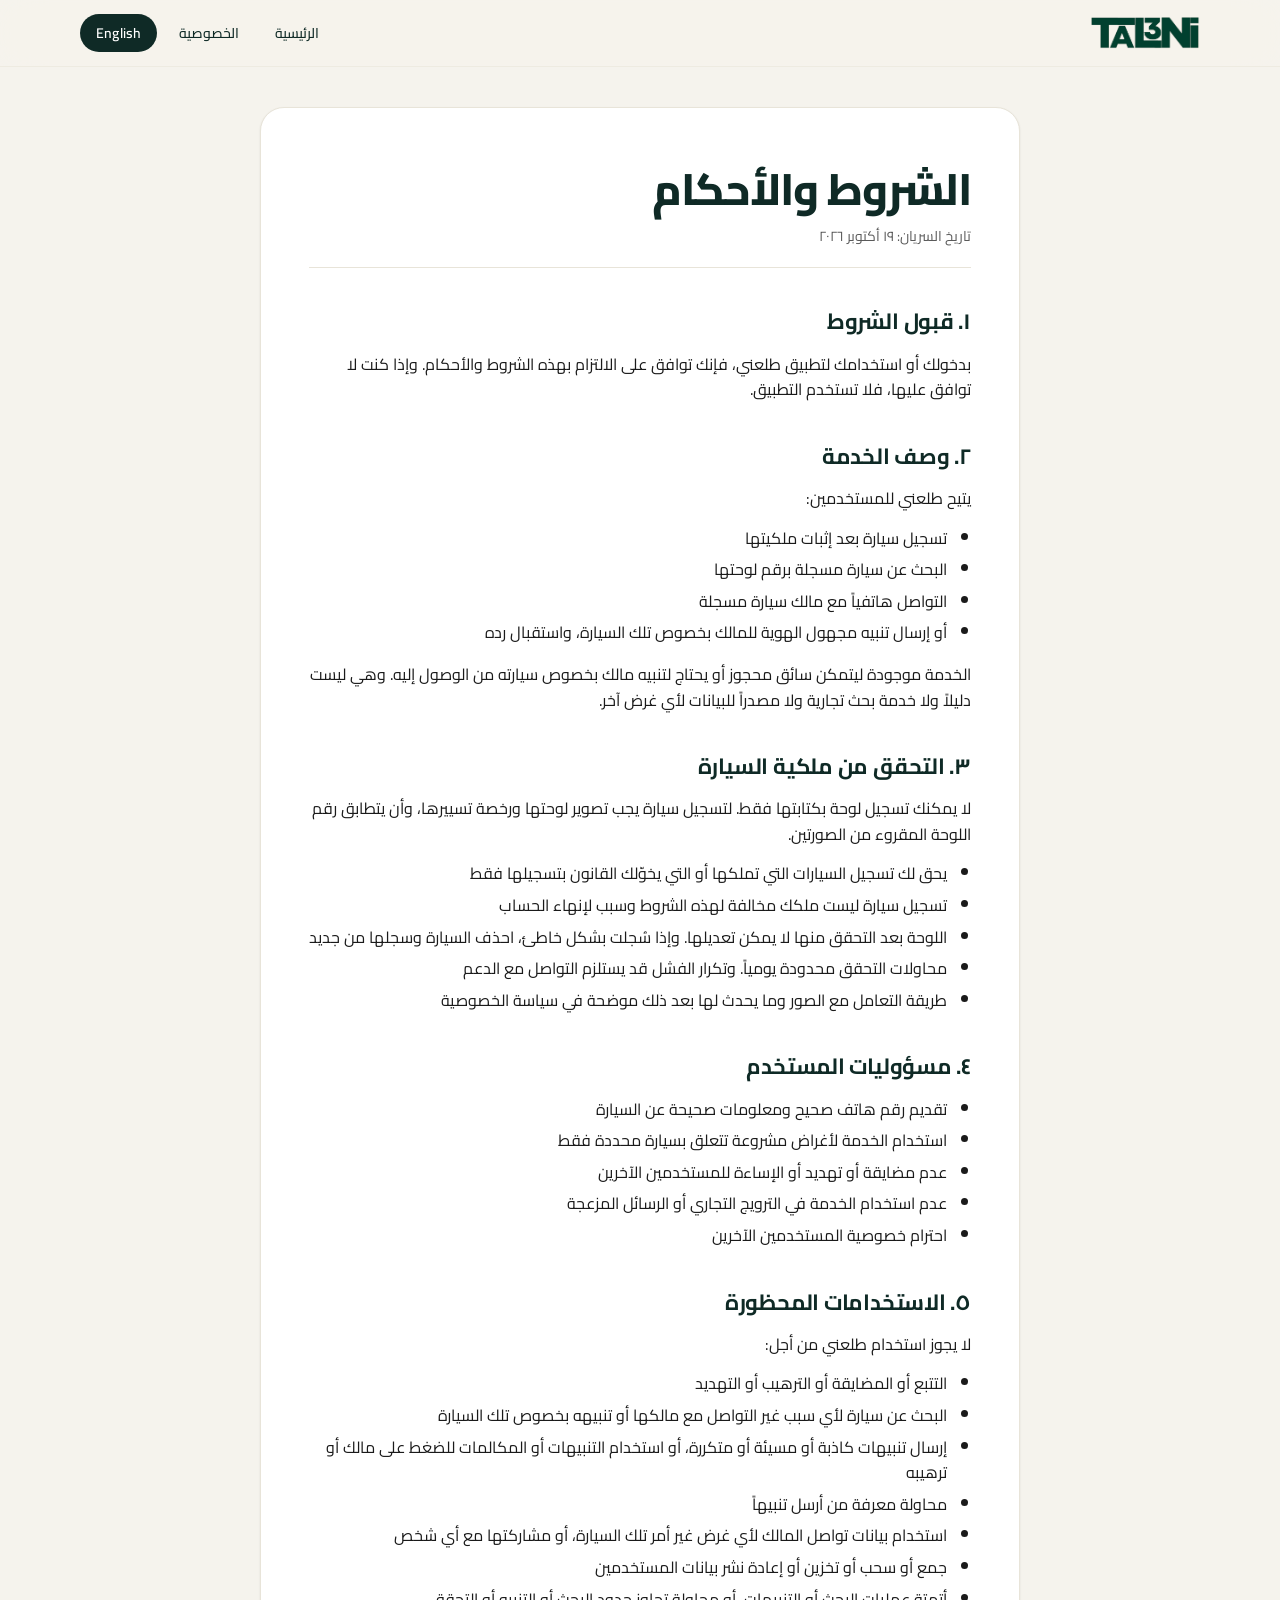
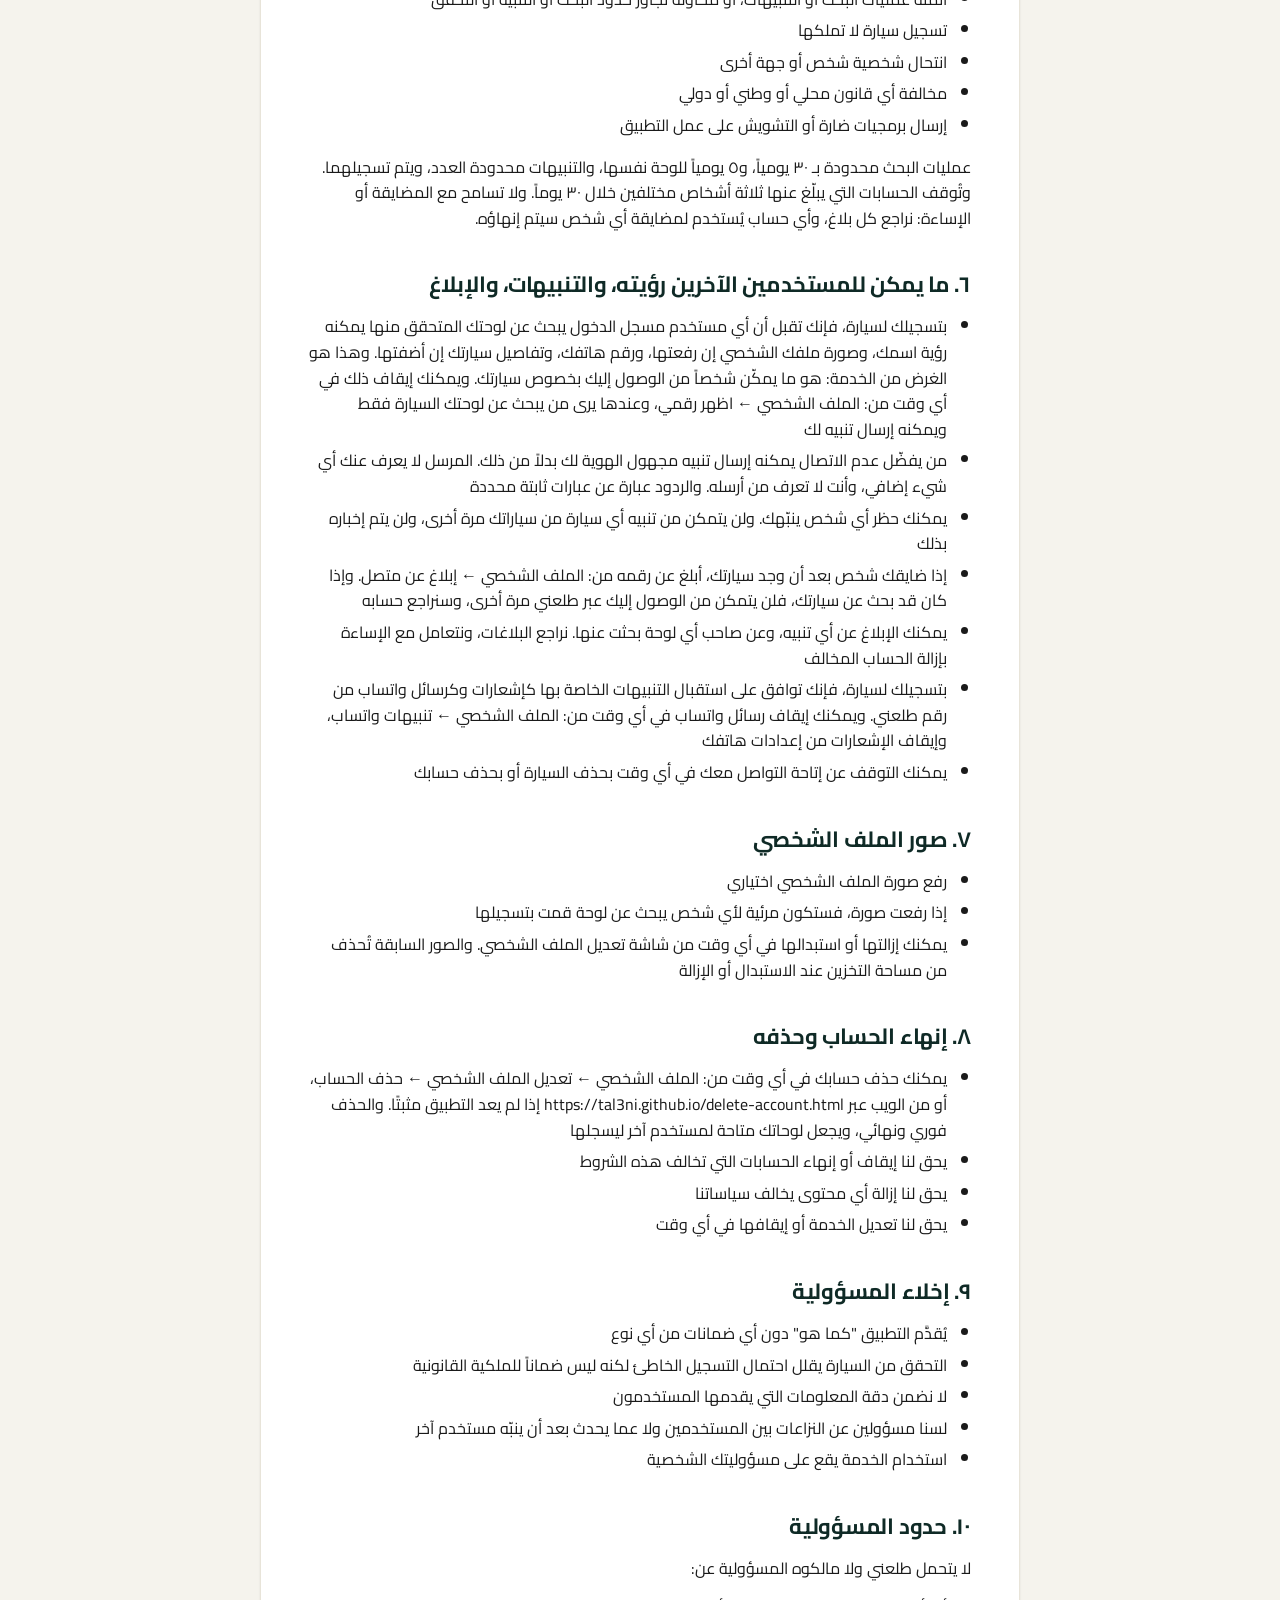
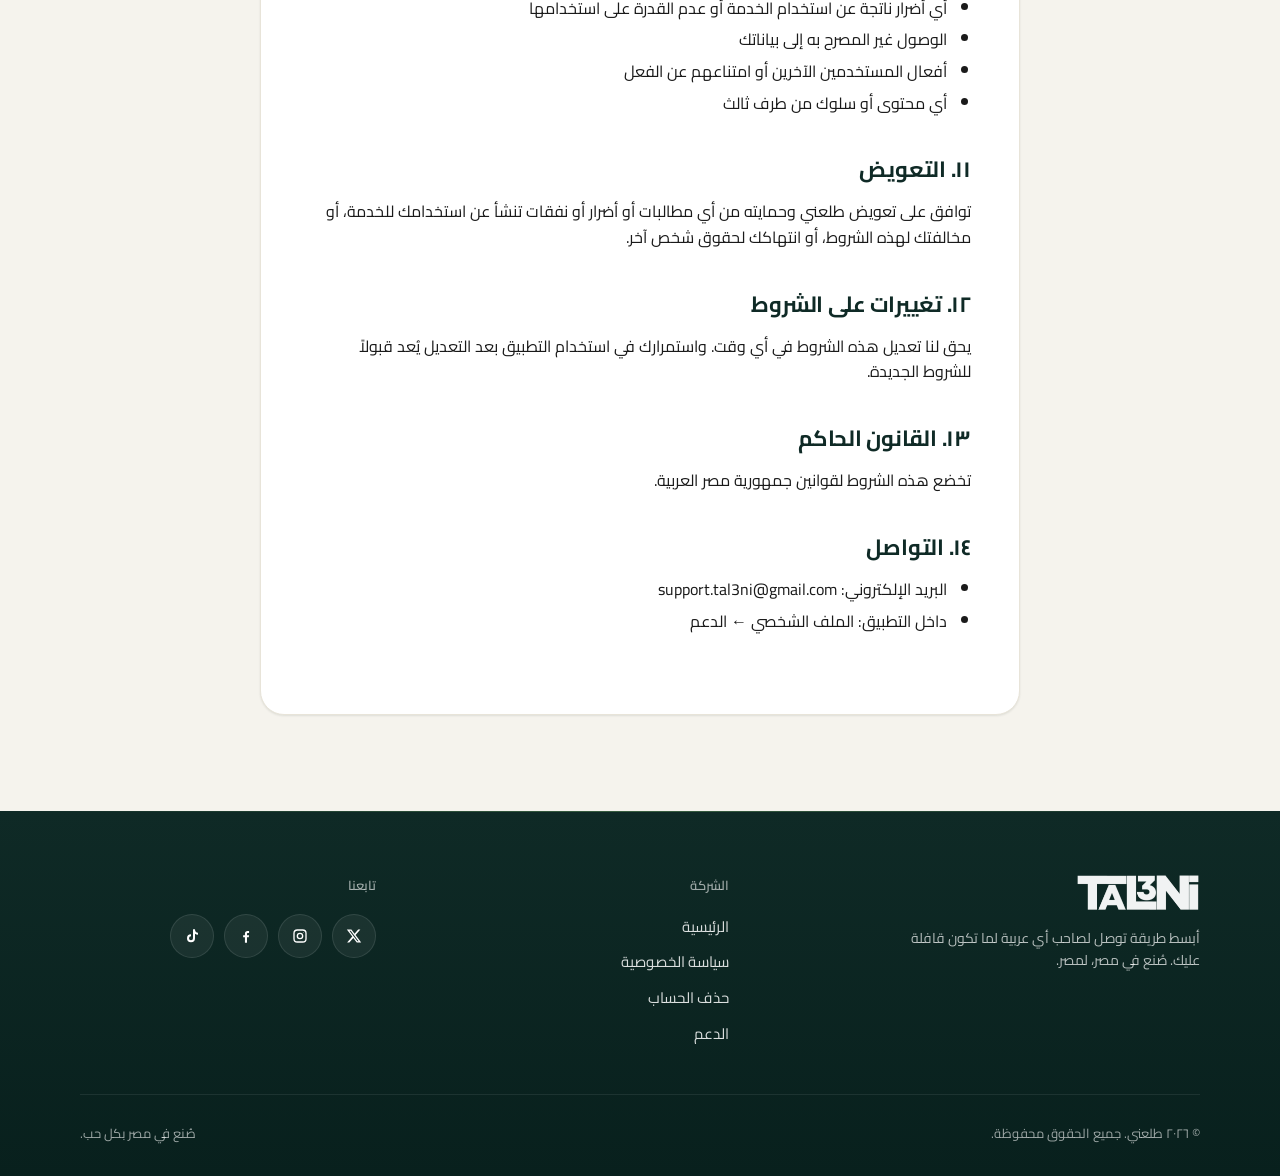
<file: terms-ar.html>
<!DOCTYPE html>
<html lang="ar" dir="rtl">
<head>
  <meta charset="UTF-8">
  <meta name="viewport" content="width=device-width, initial-scale=1.0">
  <title>الشروط والأحكام — طلعني</title>
  <link rel="preconnect" href="https://fonts.googleapis.com">
  <link rel="preconnect" href="https://fonts.gstatic.com" crossorigin>
  <link href="https://fonts.googleapis.com/css2?family=Cairo:wght@400;500;600;700;800&family=Inter:wght@400;500;600;700;800&display=swap" rel="stylesheet">
  <link rel="stylesheet" href="style.css">
  <meta name="theme-color" content="#F5F3ED">
  <link rel="icon" type="image/png" href="./assets/favicon.png">
</head>
<body dir="rtl">
  <header class="site-header">
    <div class="inner">
      <a href="index-ar.html" class="brand" aria-label="طلعني">
        <img src="./assets/logo.png" alt="طلعني" width="109" height="32">
      </a>
      <nav class="nav" aria-label="القائمة الرئيسية">
        <a href="index-ar.html">الرئيسية</a>
        <a class="nav-optional" href="privacy-ar.html">الخصوصية</a>
        <a href="terms.html" class="lang-toggle">English</a>
      </nav>
    </div>
  </header>

  <main class="legal">
    <h1>الشروط والأحكام</h1>
    <p class="effective">تاريخ السريان: ١٩ أكتوبر ٢٠٢٦</p>

    <h2>١. قبول الشروط</h2>
    <p>بدخولك أو استخدامك لتطبيق طلعني، فإنك توافق على الالتزام بهذه الشروط والأحكام. وإذا كنت لا توافق عليها، فلا تستخدم التطبيق.</p>

    <h2>٢. وصف الخدمة</h2>
    <p>يتيح طلعني للمستخدمين:</p>
    <ul>
      <li>تسجيل سيارة بعد إثبات ملكيتها</li>
      <li>البحث عن سيارة مسجلة برقم لوحتها</li>
      <li>التواصل هاتفياً مع مالك سيارة مسجلة</li>
      <li>أو إرسال تنبيه مجهول الهوية للمالك بخصوص تلك السيارة، واستقبال رده</li>
    </ul>
    <p>الخدمة موجودة ليتمكن سائق محجوز أو يحتاج لتنبيه مالك بخصوص سيارته من الوصول إليه. وهي ليست دليلاً ولا خدمة بحث تجارية ولا مصدراً للبيانات لأي غرض آخر.</p>

    <h2>٣. التحقق من ملكية السيارة</h2>
    <p>لا يمكنك تسجيل لوحة بكتابتها فقط. لتسجيل سيارة يجب تصوير لوحتها ورخصة تسييرها، وأن يتطابق رقم اللوحة المقروء من الصورتين.</p>
    <ul>
      <li>يحق لك تسجيل السيارات التي تملكها أو التي يخوّلك القانون بتسجيلها فقط</li>
      <li>تسجيل سيارة ليست ملكك مخالفة لهذه الشروط وسبب لإنهاء الحساب</li>
      <li>اللوحة بعد التحقق منها لا يمكن تعديلها. وإذا سُجلت بشكل خاطئ، احذف السيارة وسجلها من جديد</li>
      <li>محاولات التحقق محدودة يومياً. وتكرار الفشل قد يستلزم التواصل مع الدعم</li>
      <li>طريقة التعامل مع الصور وما يحدث لها بعد ذلك موضحة في سياسة الخصوصية</li>
    </ul>

    <h2>٤. مسؤوليات المستخدم</h2>
    <ul>
      <li>تقديم رقم هاتف صحيح ومعلومات صحيحة عن السيارة</li>
      <li>استخدام الخدمة لأغراض مشروعة تتعلق بسيارة محددة فقط</li>
      <li>عدم مضايقة أو تهديد أو الإساءة للمستخدمين الآخرين</li>
      <li>عدم استخدام الخدمة في الترويج التجاري أو الرسائل المزعجة</li>
      <li>احترام خصوصية المستخدمين الآخرين</li>
    </ul>

    <h2>٥. الاستخدامات المحظورة</h2>
    <p>لا يجوز استخدام طلعني من أجل:</p>
    <ul>
      <li>التتبع أو المضايقة أو الترهيب أو التهديد</li>
      <li>البحث عن سيارة لأي سبب غير التواصل مع مالكها أو تنبيهه بخصوص تلك السيارة</li>
      <li>إرسال تنبيهات كاذبة أو مسيئة أو متكررة، أو استخدام التنبيهات أو المكالمات للضغط على مالك أو ترهيبه</li>
      <li>محاولة معرفة من أرسل تنبيهاً</li>
      <li>استخدام بيانات تواصل المالك لأي غرض غير أمر تلك السيارة، أو مشاركتها مع أي شخص</li>
      <li>جمع أو سحب أو تخزين أو إعادة نشر بيانات المستخدمين</li>
      <li>أتمتة عمليات البحث أو التنبيهات، أو محاولة تجاوز حدود البحث أو التنبيه أو التحقق</li>
      <li>تسجيل سيارة لا تملكها</li>
      <li>انتحال شخصية شخص أو جهة أخرى</li>
      <li>مخالفة أي قانون محلي أو وطني أو دولي</li>
      <li>إرسال برمجيات ضارة أو التشويش على عمل التطبيق</li>
    </ul>
    <p>عمليات البحث محدودة بـ ٣٠ يومياً، و٥ يومياً للوحة نفسها، والتنبيهات محدودة العدد، ويتم تسجيلهما. وتُوقف الحسابات التي يبلّغ عنها ثلاثة أشخاص مختلفين خلال ٣٠ يوماً. ولا تسامح مع المضايقة أو الإساءة: نراجع كل بلاغ، وأي حساب يُستخدم لمضايقة أي شخص سيتم إنهاؤه.</p>

    <h2>٦. ما يمكن للمستخدمين الآخرين رؤيته، والتنبيهات، والإبلاغ</h2>
    <ul>
      <li>بتسجيلك لسيارة، فإنك تقبل أن أي مستخدم مسجل الدخول يبحث عن لوحتك المتحقق منها يمكنه رؤية اسمك، وصورة ملفك الشخصي إن رفعتها، ورقم هاتفك، وتفاصيل سيارتك إن أضفتها. وهذا هو الغرض من الخدمة: هو ما يمكّن شخصاً من الوصول إليك بخصوص سيارتك. ويمكنك إيقاف ذلك في أي وقت من: الملف الشخصي ← اظهر رقمي، وعندها يرى من يبحث عن لوحتك السيارة فقط ويمكنه إرسال تنبيه لك</li>
      <li>من يفضّل عدم الاتصال يمكنه إرسال تنبيه مجهول الهوية لك بدلاً من ذلك. المرسل لا يعرف عنك أي شيء إضافي، وأنت لا تعرف من أرسله. والردود عبارة عن عبارات ثابتة محددة</li>
      <li>يمكنك حظر أي شخص ينبّهك. ولن يتمكن من تنبيه أي سيارة من سياراتك مرة أخرى، ولن يتم إخباره بذلك</li>
      <li>إذا ضايقك شخص بعد أن وجد سيارتك، أبلغ عن رقمه من: الملف الشخصي ← إبلاغ عن متصل. وإذا كان قد بحث عن سيارتك، فلن يتمكن من الوصول إليك عبر طلعني مرة أخرى، وسنراجع حسابه</li>
      <li>يمكنك الإبلاغ عن أي تنبيه، وعن صاحب أي لوحة بحثت عنها. نراجع البلاغات، ونتعامل مع الإساءة بإزالة الحساب المخالف</li>
      <li>بتسجيلك لسيارة، فإنك توافق على استقبال التنبيهات الخاصة بها كإشعارات وكرسائل واتساب من رقم طلعني. ويمكنك إيقاف رسائل واتساب في أي وقت من: الملف الشخصي ← تنبيهات واتساب، وإيقاف الإشعارات من إعدادات هاتفك</li>
      <li>يمكنك التوقف عن إتاحة التواصل معك في أي وقت بحذف السيارة أو بحذف حسابك</li>
    </ul>

    <h2>٧. صور الملف الشخصي</h2>
    <ul>
      <li>رفع صورة الملف الشخصي اختياري</li>
      <li>إذا رفعت صورة، فستكون مرئية لأي شخص يبحث عن لوحة قمت بتسجيلها</li>
      <li>يمكنك إزالتها أو استبدالها في أي وقت من شاشة تعديل الملف الشخصي. والصور السابقة تُحذف من مساحة التخزين عند الاستبدال أو الإزالة</li>
    </ul>

    <h2>٨. إنهاء الحساب وحذفه</h2>
    <ul>
      <li>يمكنك حذف حسابك في أي وقت من: الملف الشخصي ← تعديل الملف الشخصي ← حذف الحساب، أو من الويب عبر https://tal3ni.github.io/delete-account.html إذا لم يعد التطبيق مثبتًا. والحذف فوري ونهائي، ويجعل لوحاتك متاحة لمستخدم آخر ليسجلها</li>
      <li>يحق لنا إيقاف أو إنهاء الحسابات التي تخالف هذه الشروط</li>
      <li>يحق لنا إزالة أي محتوى يخالف سياساتنا</li>
      <li>يحق لنا تعديل الخدمة أو إيقافها في أي وقت</li>
    </ul>

    <h2>٩. إخلاء المسؤولية</h2>
    <ul>
      <li>يُقدَّم التطبيق "كما هو" دون أي ضمانات من أي نوع</li>
      <li>التحقق من السيارة يقلل احتمال التسجيل الخاطئ لكنه ليس ضماناً للملكية القانونية</li>
      <li>لا نضمن دقة المعلومات التي يقدمها المستخدمون</li>
      <li>لسنا مسؤولين عن النزاعات بين المستخدمين ولا عما يحدث بعد أن ينبّه مستخدم آخر</li>
      <li>استخدام الخدمة يقع على مسؤوليتك الشخصية</li>
    </ul>

    <h2>١٠. حدود المسؤولية</h2>
    <p>لا يتحمل طلعني ولا مالكوه المسؤولية عن:</p>
    <ul>
      <li>أي أضرار ناتجة عن استخدام الخدمة أو عدم القدرة على استخدامها</li>
      <li>الوصول غير المصرح به إلى بياناتك</li>
      <li>أفعال المستخدمين الآخرين أو امتناعهم عن الفعل</li>
      <li>أي محتوى أو سلوك من طرف ثالث</li>
    </ul>

    <h2>١١. التعويض</h2>
    <p>توافق على تعويض طلعني وحمايته من أي مطالبات أو أضرار أو نفقات تنشأ عن استخدامك للخدمة، أو مخالفتك لهذه الشروط، أو انتهاكك لحقوق شخص آخر.</p>

    <h2>١٢. تغييرات على الشروط</h2>
    <p>يحق لنا تعديل هذه الشروط في أي وقت. واستمرارك في استخدام التطبيق بعد التعديل يُعد قبولاً للشروط الجديدة.</p>

    <h2>١٣. القانون الحاكم</h2>
    <p>تخضع هذه الشروط لقوانين جمهورية مصر العربية.</p>

    <h2>١٤. التواصل</h2>
    <ul>
      <li>البريد الإلكتروني: support.tal3ni@gmail.com</li>
      <li>داخل التطبيق: الملف الشخصي ← الدعم</li>
    </ul>
  </main>

  <footer class="site-footer">
    <div class="inner">
      <div class="footer-top">
        <div class="footer-brand">
          <img src="./assets/logo.png" alt="طلعني" width="123" height="36" loading="lazy">
          <p>أبسط طريقة توصل لصاحب أي عربية لما تكون قافلة عليك. صُنع في مصر، لمصر.</p>
        </div>
        <div class="footer-col">
          <h4>الشركة</h4>
          <ul>
            <li><a href="index-ar.html">الرئيسية</a></li>
            <li><a href="privacy-ar.html">سياسة الخصوصية</a></li>
            <li><a href="delete-account-ar.html">حذف الحساب</a></li>
            <li><a href="mailto:support.tal3ni@gmail.com">الدعم</a></li>
          </ul>
        </div>
        <div class="footer-col">
          <h4>تابعنا</h4>
          <div class="socials">
            <a class="social" href="https://x.com/tal3nii?s=21" target="_blank" rel="noopener" aria-label="X (Twitter)">
              <svg viewBox="0 0 24 24" fill="currentColor" aria-hidden="true"><path d="M18.244 2.25h3.308l-7.227 8.26 8.502 11.24H16.17l-5.214-6.817L4.99 21.75H1.68l7.73-8.835L1.254 2.25H8.08l4.713 6.231zm-1.161 17.52h1.833L7.084 4.126H5.117z"/></svg>
            </a>
            <a class="social" href="https://www.instagram.com/tal3nii?igsh=NDlpc3pvZXZ2NGJr&utm_source=qr" target="_blank" rel="noopener" aria-label="Instagram">
              <svg viewBox="0 0 24 24" fill="none" stroke="currentColor" stroke-width="2" stroke-linecap="round" stroke-linejoin="round" aria-hidden="true"><rect x="3" y="3" width="18" height="18" rx="5"/><circle cx="12" cy="12" r="4"/><circle cx="17.5" cy="6.5" r="0.6" fill="currentColor" stroke="none"/></svg>
            </a>
            <a class="social" href="https://www.facebook.com/share/18mNJuV3z7/?mibextid=wwXIfr" target="_blank" rel="noopener" aria-label="Facebook">
              <svg viewBox="0 0 24 24" fill="currentColor" aria-hidden="true"><path d="M13.5 22v-8h2.7l.4-3.1h-3.1V8.9c0-.9.3-1.5 1.5-1.5h1.6V4.6c-.3 0-1.2-.1-2.3-.1-2.3 0-3.9 1.4-3.9 4v2.4H7.7V14h2.7v8h3.1z"/></svg>
            </a>
            <a class="social" href="https://www.tiktok.com/@tal3nii?_r=1&_t=ZS-96DEcMzFxKs" target="_blank" rel="noopener" aria-label="TikTok">
              <svg viewBox="0 0 24 24" fill="currentColor" aria-hidden="true"><path d="M16.5 2h-3v13.2a3 3 0 1 1-3-3v-3a6 6 0 1 0 6 6V8.7a8 8 0 0 0 4.5 1.4V7.1a5 5 0 0 1-4.5-5z"/></svg>
            </a>
          </div>
        </div>
      </div>
      <div class="footer-bottom">
        <div class="copyright">© ٢٠٢٦ طلعني. جميع الحقوق محفوظة.</div>
        <div class="made-in">صُنع في مصر بكل حب.</div>
      </div>
    </div>
  </footer>
</body>
</html>
</file>
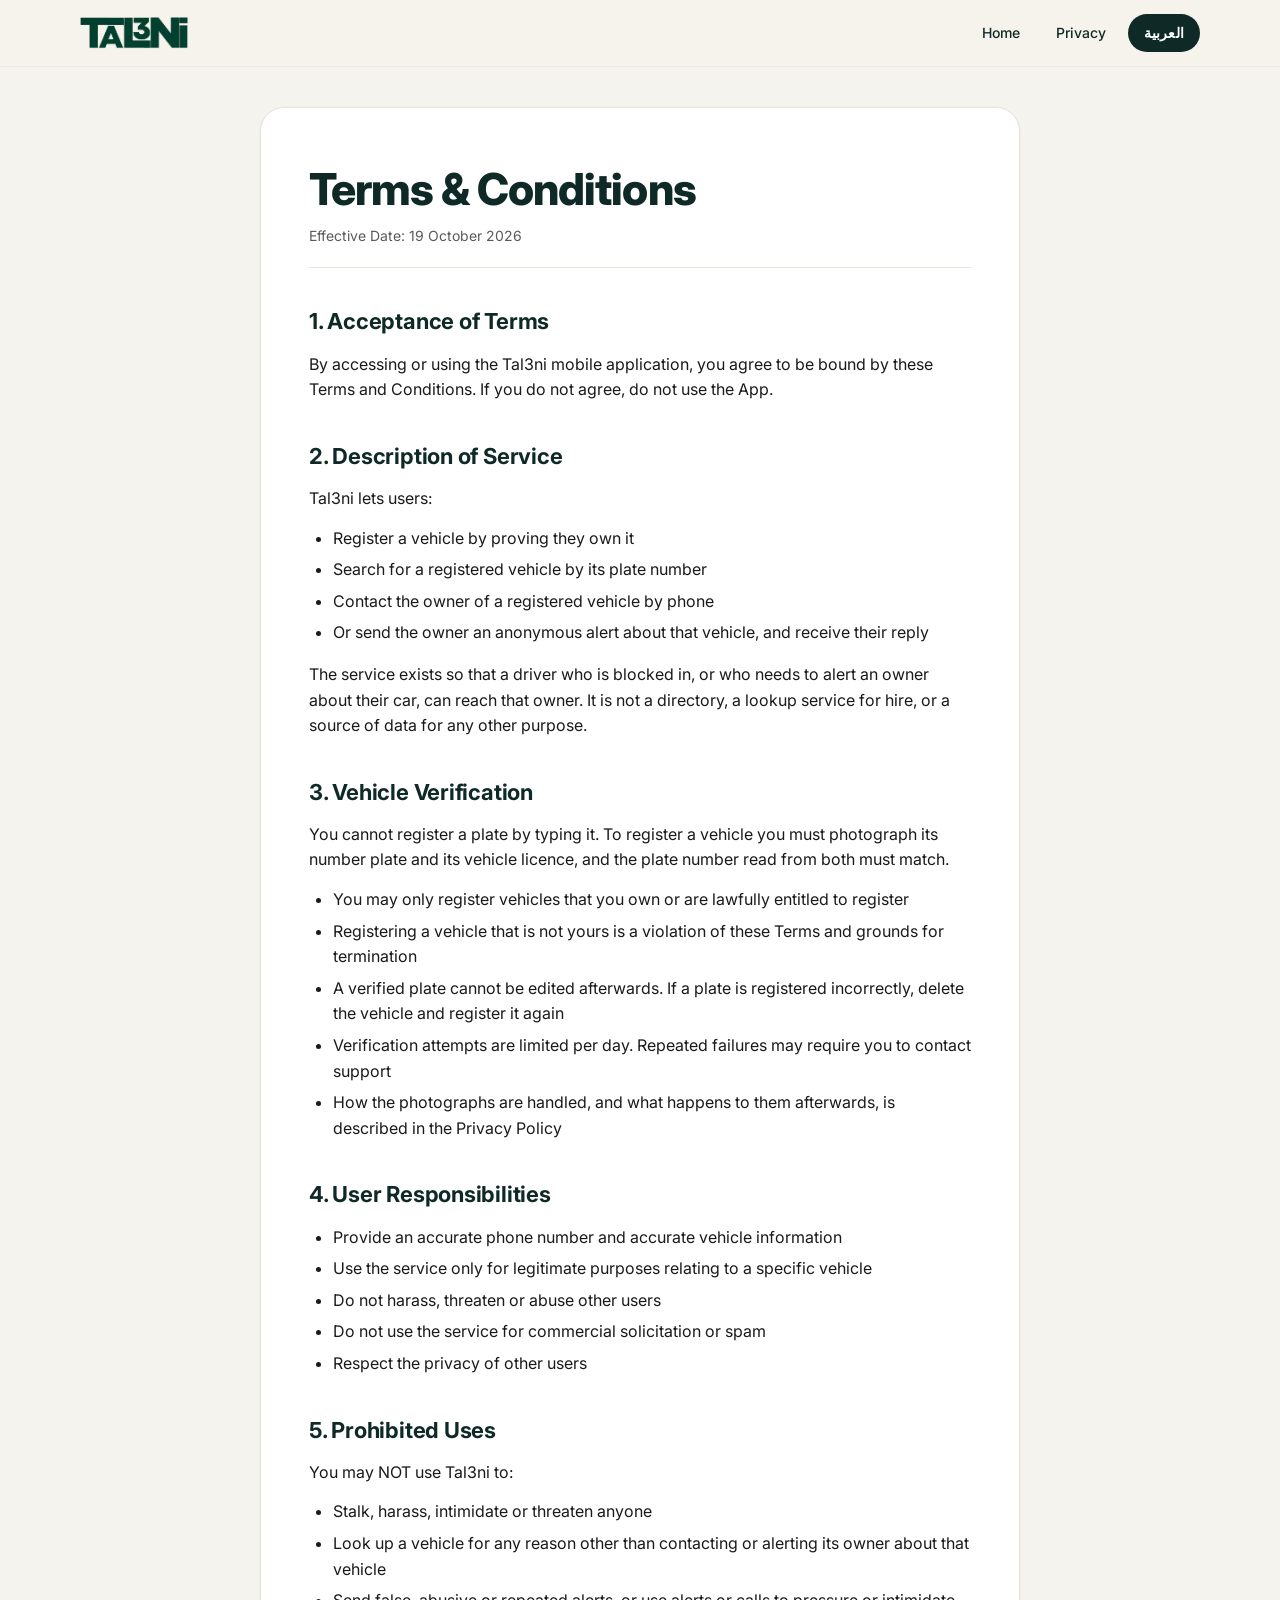
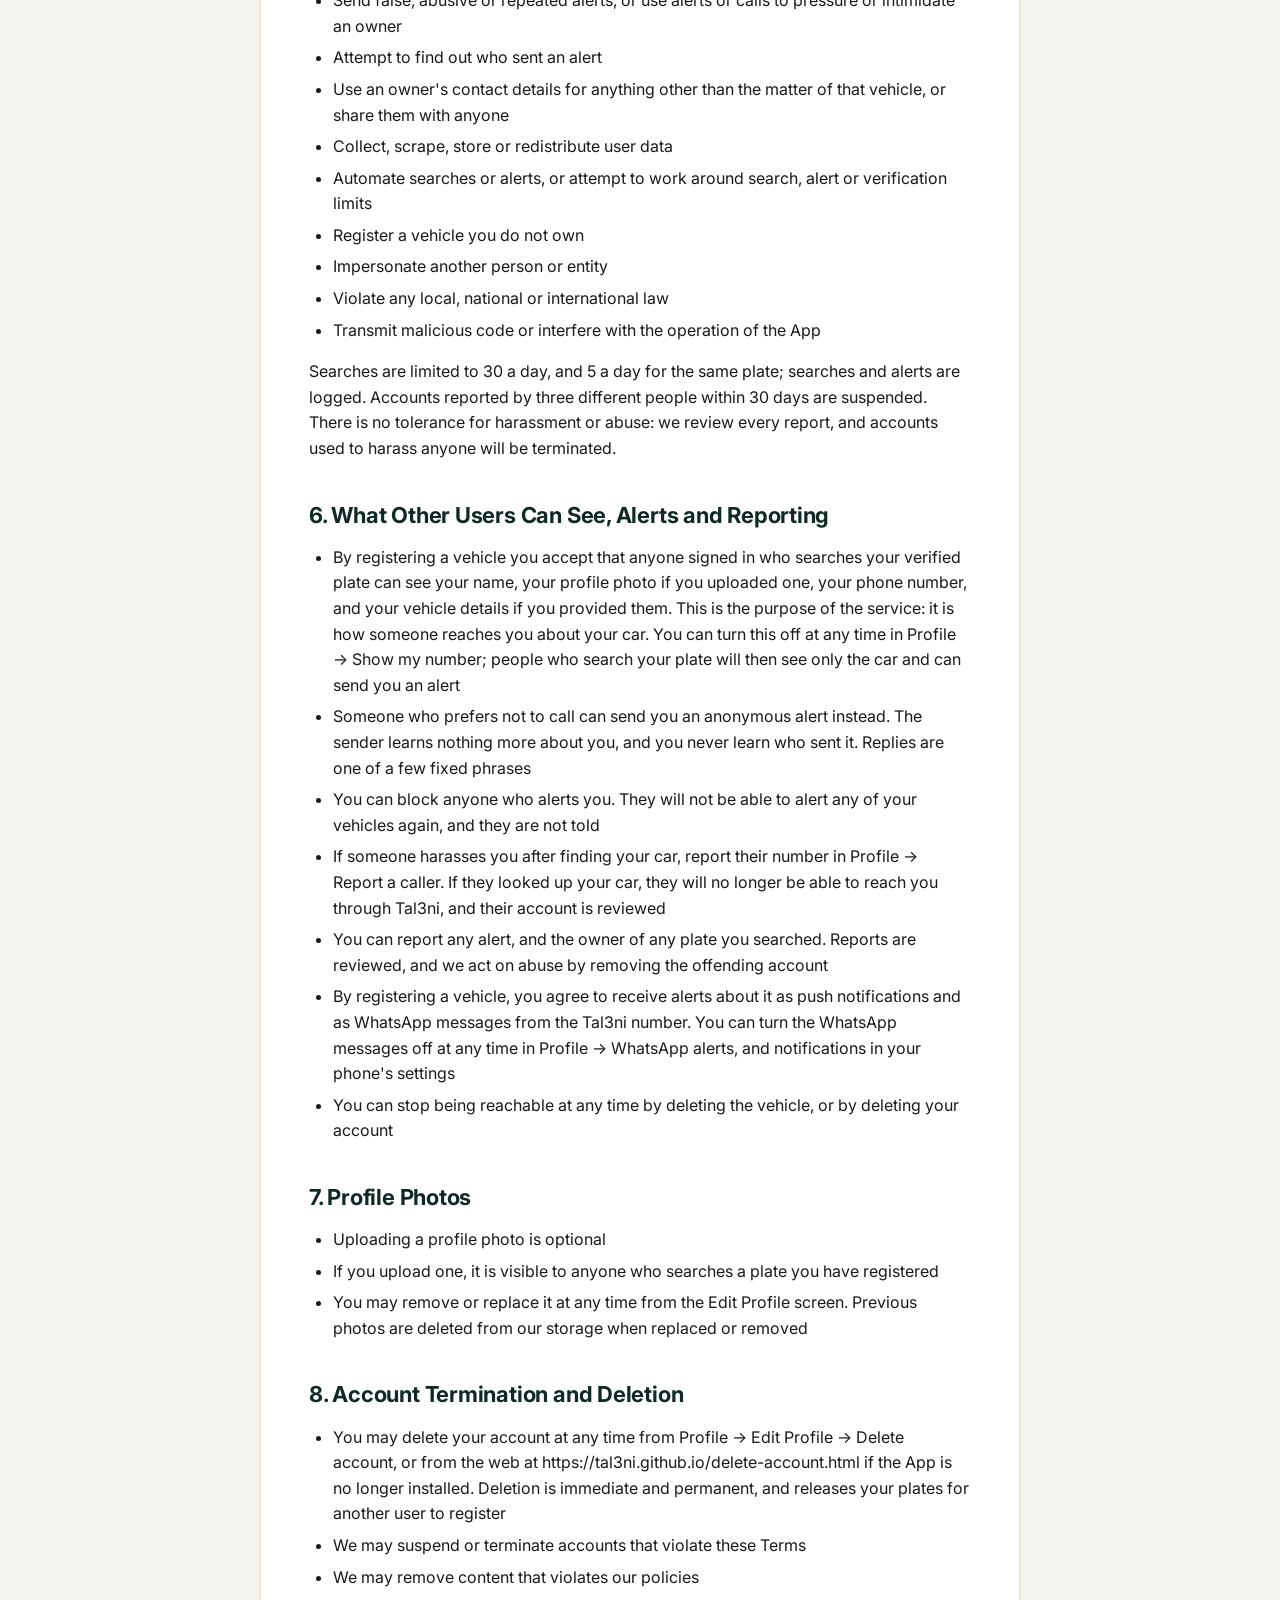
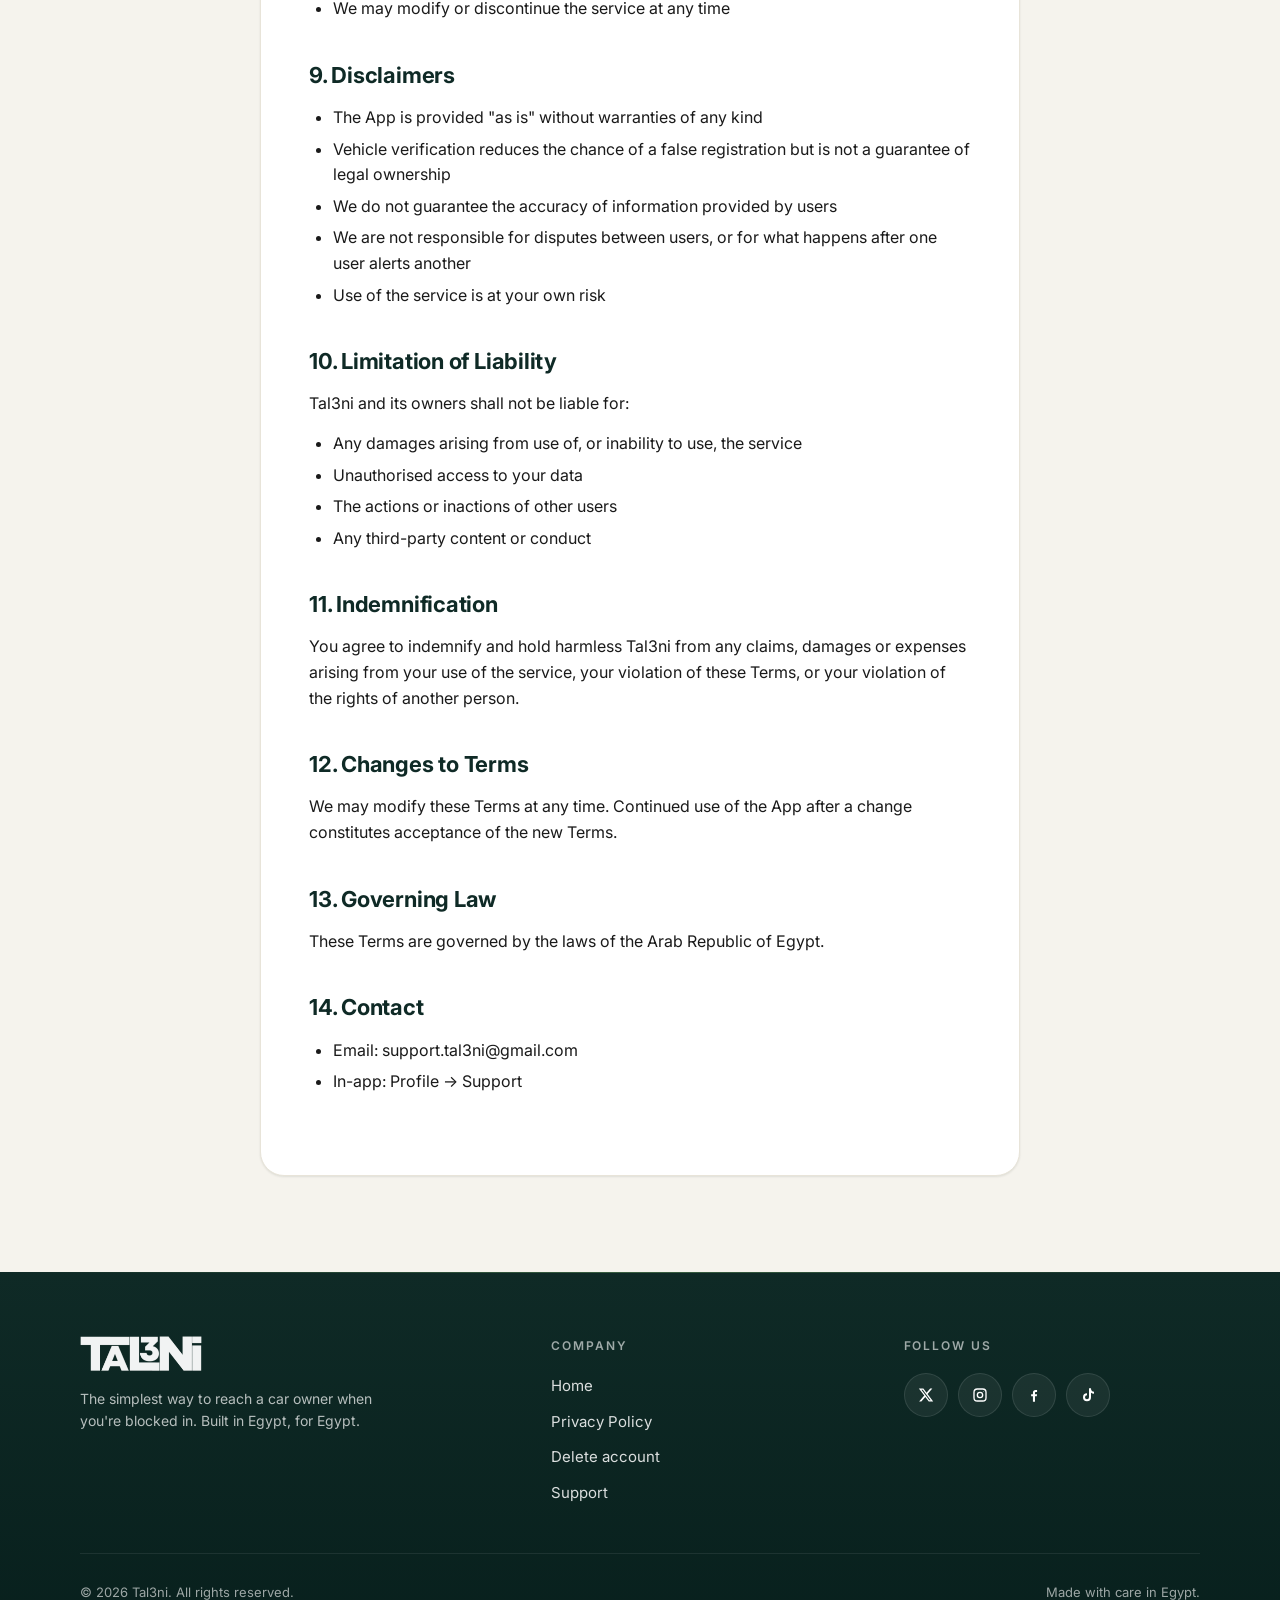
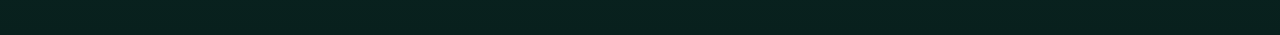
<file: terms.html>
<!DOCTYPE html>
<html lang="en">
<head>
  <meta charset="UTF-8">
  <meta name="viewport" content="width=device-width, initial-scale=1.0">
  <title>Terms &amp; Conditions — Tal3ni</title>
  <link rel="preconnect" href="https://fonts.googleapis.com">
  <link rel="preconnect" href="https://fonts.gstatic.com" crossorigin>
  <link href="https://fonts.googleapis.com/css2?family=Inter:wght@400;500;600;700;800&display=swap" rel="stylesheet">
  <link rel="stylesheet" href="style.css">
  <meta name="theme-color" content="#F5F3ED">
  <link rel="icon" type="image/png" href="./assets/favicon.png">
</head>
<body>
  <header class="site-header">
    <div class="inner">
      <a href="index.html" class="brand" aria-label="Tal3ni">
        <img src="./assets/logo.png" alt="Tal3ni" width="109" height="32">
      </a>
      <nav class="nav" aria-label="Main">
        <a href="index.html">Home</a>
        <a class="nav-optional" href="privacy.html">Privacy</a>
        <a href="terms-ar.html" class="lang-toggle">العربية</a>
      </nav>
    </div>
  </header>

  <main class="legal">
    <h1>Terms &amp; Conditions</h1>
    <p class="effective">Effective Date: 19 October 2026</p>

    <h2>1. Acceptance of Terms</h2>
    <p>By accessing or using the Tal3ni mobile application, you agree to be bound by these Terms and Conditions. If you do not agree, do not use the App.</p>

    <h2>2. Description of Service</h2>
    <p>Tal3ni lets users:</p>
    <ul>
      <li>Register a vehicle by proving they own it</li>
      <li>Search for a registered vehicle by its plate number</li>
      <li>Contact the owner of a registered vehicle by phone</li>
      <li>Or send the owner an anonymous alert about that vehicle, and receive their reply</li>
    </ul>
    <p>The service exists so that a driver who is blocked in, or who needs to alert an owner about their car, can reach that owner. It is not a directory, a lookup service for hire, or a source of data for any other purpose.</p>

    <h2>3. Vehicle Verification</h2>
    <p>You cannot register a plate by typing it. To register a vehicle you must photograph its number plate and its vehicle licence, and the plate number read from both must match.</p>
    <ul>
      <li>You may only register vehicles that you own or are lawfully entitled to register</li>
      <li>Registering a vehicle that is not yours is a violation of these Terms and grounds for termination</li>
      <li>A verified plate cannot be edited afterwards. If a plate is registered incorrectly, delete the vehicle and register it again</li>
      <li>Verification attempts are limited per day. Repeated failures may require you to contact support</li>
      <li>How the photographs are handled, and what happens to them afterwards, is described in the Privacy Policy</li>
    </ul>

    <h2>4. User Responsibilities</h2>
    <ul>
      <li>Provide an accurate phone number and accurate vehicle information</li>
      <li>Use the service only for legitimate purposes relating to a specific vehicle</li>
      <li>Do not harass, threaten or abuse other users</li>
      <li>Do not use the service for commercial solicitation or spam</li>
      <li>Respect the privacy of other users</li>
    </ul>

    <h2>5. Prohibited Uses</h2>
    <p>You may NOT use Tal3ni to:</p>
    <ul>
      <li>Stalk, harass, intimidate or threaten anyone</li>
      <li>Look up a vehicle for any reason other than contacting or alerting its owner about that vehicle</li>
      <li>Send false, abusive or repeated alerts, or use alerts or calls to pressure or intimidate an owner</li>
      <li>Attempt to find out who sent an alert</li>
      <li>Use an owner's contact details for anything other than the matter of that vehicle, or share them with anyone</li>
      <li>Collect, scrape, store or redistribute user data</li>
      <li>Automate searches or alerts, or attempt to work around search, alert or verification limits</li>
      <li>Register a vehicle you do not own</li>
      <li>Impersonate another person or entity</li>
      <li>Violate any local, national or international law</li>
      <li>Transmit malicious code or interfere with the operation of the App</li>
    </ul>
    <p>Searches are limited to 30 a day, and 5 a day for the same plate; searches and alerts are logged. Accounts reported by three different people within 30 days are suspended. There is no tolerance for harassment or abuse: we review every report, and accounts used to harass anyone will be terminated.</p>

    <h2>6. What Other Users Can See, Alerts and Reporting</h2>
    <ul>
      <li>By registering a vehicle you accept that anyone signed in who searches your verified plate can see your name, your profile photo if you uploaded one, your phone number, and your vehicle details if you provided them. This is the purpose of the service: it is how someone reaches you about your car. You can turn this off at any time in Profile → Show my number; people who search your plate will then see only the car and can send you an alert</li>
      <li>Someone who prefers not to call can send you an anonymous alert instead. The sender learns nothing more about you, and you never learn who sent it. Replies are one of a few fixed phrases</li>
      <li>You can block anyone who alerts you. They will not be able to alert any of your vehicles again, and they are not told</li>
      <li>If someone harasses you after finding your car, report their number in Profile → Report a caller. If they looked up your car, they will no longer be able to reach you through Tal3ni, and their account is reviewed</li>
      <li>You can report any alert, and the owner of any plate you searched. Reports are reviewed, and we act on abuse by removing the offending account</li>
      <li>By registering a vehicle, you agree to receive alerts about it as push notifications and as WhatsApp messages from the Tal3ni number. You can turn the WhatsApp messages off at any time in Profile → WhatsApp alerts, and notifications in your phone's settings</li>
      <li>You can stop being reachable at any time by deleting the vehicle, or by deleting your account</li>
    </ul>

    <h2>7. Profile Photos</h2>
    <ul>
      <li>Uploading a profile photo is optional</li>
      <li>If you upload one, it is visible to anyone who searches a plate you have registered</li>
      <li>You may remove or replace it at any time from the Edit Profile screen. Previous photos are deleted from our storage when replaced or removed</li>
    </ul>

    <h2>8. Account Termination and Deletion</h2>
    <ul>
      <li>You may delete your account at any time from Profile → Edit Profile → Delete account, or from the web at https://tal3ni.github.io/delete-account.html if the App is no longer installed. Deletion is immediate and permanent, and releases your plates for another user to register</li>
      <li>We may suspend or terminate accounts that violate these Terms</li>
      <li>We may remove content that violates our policies</li>
      <li>We may modify or discontinue the service at any time</li>
    </ul>

    <h2>9. Disclaimers</h2>
    <ul>
      <li>The App is provided "as is" without warranties of any kind</li>
      <li>Vehicle verification reduces the chance of a false registration but is not a guarantee of legal ownership</li>
      <li>We do not guarantee the accuracy of information provided by users</li>
      <li>We are not responsible for disputes between users, or for what happens after one user alerts another</li>
      <li>Use of the service is at your own risk</li>
    </ul>

    <h2>10. Limitation of Liability</h2>
    <p>Tal3ni and its owners shall not be liable for:</p>
    <ul>
      <li>Any damages arising from use of, or inability to use, the service</li>
      <li>Unauthorised access to your data</li>
      <li>The actions or inactions of other users</li>
      <li>Any third-party content or conduct</li>
    </ul>

    <h2>11. Indemnification</h2>
    <p>You agree to indemnify and hold harmless Tal3ni from any claims, damages or expenses arising from your use of the service, your violation of these Terms, or your violation of the rights of another person.</p>

    <h2>12. Changes to Terms</h2>
    <p>We may modify these Terms at any time. Continued use of the App after a change constitutes acceptance of the new Terms.</p>

    <h2>13. Governing Law</h2>
    <p>These Terms are governed by the laws of the Arab Republic of Egypt.</p>

    <h2>14. Contact</h2>
    <ul>
      <li>Email: support.tal3ni@gmail.com</li>
      <li>In-app: Profile → Support</li>
    </ul>
  </main>

  <footer class="site-footer">
    <div class="inner">
      <div class="footer-top">
        <div class="footer-brand">
          <img src="./assets/logo.png" alt="Tal3ni" width="123" height="36" loading="lazy">
          <p>The simplest way to reach a car owner when you're blocked in. Built in Egypt, for Egypt.</p>
        </div>
        <div class="footer-col">
          <h4>Company</h4>
          <ul>
            <li><a href="index.html">Home</a></li>
            <li><a href="privacy.html">Privacy Policy</a></li>
            <li><a href="delete-account.html">Delete account</a></li>
            <li><a href="mailto:support.tal3ni@gmail.com">Support</a></li>
          </ul>
        </div>
        <div class="footer-col">
          <h4>Follow us</h4>
          <div class="socials">
            <a class="social" href="https://x.com/tal3nii?s=21" target="_blank" rel="noopener" aria-label="X (Twitter)">
              <svg viewBox="0 0 24 24" fill="currentColor" aria-hidden="true"><path d="M18.244 2.25h3.308l-7.227 8.26 8.502 11.24H16.17l-5.214-6.817L4.99 21.75H1.68l7.73-8.835L1.254 2.25H8.08l4.713 6.231zm-1.161 17.52h1.833L7.084 4.126H5.117z"/></svg>
            </a>
            <a class="social" href="https://www.instagram.com/tal3nii?igsh=NDlpc3pvZXZ2NGJr&utm_source=qr" target="_blank" rel="noopener" aria-label="Instagram">
              <svg viewBox="0 0 24 24" fill="none" stroke="currentColor" stroke-width="2" stroke-linecap="round" stroke-linejoin="round" aria-hidden="true"><rect x="3" y="3" width="18" height="18" rx="5"/><circle cx="12" cy="12" r="4"/><circle cx="17.5" cy="6.5" r="0.6" fill="currentColor" stroke="none"/></svg>
            </a>
            <a class="social" href="https://www.facebook.com/share/18mNJuV3z7/?mibextid=wwXIfr" target="_blank" rel="noopener" aria-label="Facebook">
              <svg viewBox="0 0 24 24" fill="currentColor" aria-hidden="true"><path d="M13.5 22v-8h2.7l.4-3.1h-3.1V8.9c0-.9.3-1.5 1.5-1.5h1.6V4.6c-.3 0-1.2-.1-2.3-.1-2.3 0-3.9 1.4-3.9 4v2.4H7.7V14h2.7v8h3.1z"/></svg>
            </a>
            <a class="social" href="https://www.tiktok.com/@tal3nii?_r=1&_t=ZS-96DEcMzFxKs" target="_blank" rel="noopener" aria-label="TikTok">
              <svg viewBox="0 0 24 24" fill="currentColor" aria-hidden="true"><path d="M16.5 2h-3v13.2a3 3 0 1 1-3-3v-3a6 6 0 1 0 6 6V8.7a8 8 0 0 0 4.5 1.4V7.1a5 5 0 0 1-4.5-5z"/></svg>
            </a>
          </div>
        </div>
      </div>
      <div class="footer-bottom">
        <div class="copyright">© 2026 Tal3ni. All rights reserved.</div>
        <div class="made-in">Made with care in Egypt.</div>
      </div>
    </div>
  </footer>
</body>
</html>
</file>
<file: style.css>
/* Tal3ni — premium landing styles */

:root {
  --green: #98D67D;
  --green-soft: #C7E8B5;
  --green-dark: #1B453E;
  --green-deep: #0F2A26;
  --green-ink: #08201D;
  --cream: #F5F3ED;
  --cream-soft: #FAF8F2;
  --text: #1A1A1A;
  --muted: #5A5A5A;
  --muted-soft: #8A8A8A;
  --border: #E8E4D9;
  --border-strong: #D8D2C2;
  --gold: #D4A574;
  --max-width: 1120px;
  --content-width: 920px;
  --header-height: 64px;
  --radius-sm: 10px;
  --radius-md: 16px;
  --radius-lg: 24px;
  --radius-pill: 999px;
  --shadow-sm: 0 1px 2px rgba(15, 42, 38, 0.06), 0 1px 3px rgba(15, 42, 38, 0.04);
  --shadow-md: 0 4px 12px rgba(15, 42, 38, 0.08), 0 2px 4px rgba(15, 42, 38, 0.04);
  --shadow-lg: 0 24px 48px -12px rgba(15, 42, 38, 0.18), 0 8px 16px -8px rgba(15, 42, 38, 0.08);
  --shadow-xl: 0 32px 64px -16px rgba(15, 42, 38, 0.25);
  --ease: cubic-bezier(0.22, 1, 0.36, 1);
}

* {
  box-sizing: border-box;
  margin: 0;
  padding: 0;
}

html {
  scroll-behavior: smooth;
  scroll-padding-top: calc(var(--header-height) + 16px);
  -webkit-text-size-adjust: 100%;
  text-size-adjust: 100%;
}

body {
  font-family: "Inter", -apple-system, BlinkMacSystemFont, "Segoe UI", Roboto, sans-serif;
  font-size: 16px;
  line-height: 1.6;
  color: var(--text);
  background: var(--cream);
  -webkit-font-smoothing: antialiased;
  -moz-osx-font-smoothing: grayscale;
  text-rendering: optimizeLegibility;
  overflow-x: hidden;
}

body[dir="rtl"] {
  font-family: "Cairo", "Tajawal", -apple-system, BlinkMacSystemFont, "Segoe UI", Tahoma, sans-serif;
}

a {
  color: var(--green-dark);
  text-decoration: none;
  transition: color 0.2s var(--ease);
}

a:hover {
  color: var(--green-deep);
}

img {
  max-width: 100%;
  display: block;
}

/* ------------------------------------------------------------- a11y */

:focus-visible {
  outline: 3px solid var(--green);
  outline-offset: 3px;
  border-radius: 6px;
}

.site-header :focus-visible,
.legal :focus-visible,
.section :focus-visible {
  outline-color: var(--green-dark);
}

.skip-link {
  position: absolute;
  top: 8px;
  inset-inline-start: 8px;
  z-index: 100;
  padding: 10px 16px;
  background: var(--green-deep);
  color: white;
  font-weight: 600;
  border-radius: var(--radius-pill);
  transform: translateY(-150%);
  transition: transform 0.2s var(--ease);
}

.skip-link:focus {
  transform: translateY(0);
  color: white;
}

/* ------------------------------------------------------------- header */

.site-header {
  position: sticky;
  top: 0;
  z-index: 50;
  background: rgba(245, 243, 237, 0.72);
  -webkit-backdrop-filter: saturate(180%) blur(20px);
  backdrop-filter: saturate(180%) blur(20px);
  border-bottom: 1px solid rgba(232, 228, 217, 0.6);
  padding: 14px 24px;
}

.site-header .inner {
  max-width: var(--max-width);
  margin: 0 auto;
  display: flex;
  align-items: center;
  justify-content: space-between;
  gap: 16px;
}

.site-header .brand {
  display: inline-flex;
  align-items: center;
  text-decoration: none;
}

.site-header .brand img {
  height: 32px;
  width: auto;
  display: block;
}

.site-header .nav {
  display: flex;
  align-items: center;
  gap: 8px;
}

.site-header .nav a {
  color: var(--green-deep);
  font-size: 14px;
  font-weight: 500;
  padding: 8px 14px;
  border-radius: var(--radius-pill);
  transition: background 0.2s var(--ease), color 0.2s var(--ease);
}

.site-header .nav a:hover {
  background: rgba(27, 69, 62, 0.08);
}

.site-header .nav a[aria-current="page"] {
  background: rgba(27, 69, 62, 0.08);
  font-weight: 600;
}

.lang-toggle {
  background: var(--green-deep);
  color: white !important;
  padding: 8px 16px !important;
  font-weight: 600 !important;
  border-radius: var(--radius-pill);
  letter-spacing: 0.2px;
}

.lang-toggle:hover {
  background: var(--green-ink) !important;
}

/* ------------------------------------------------------------- hero */

.hero {
  position: relative;
  padding: 88px 24px 112px;
  background:
    radial-gradient(ellipse 80% 60% at 50% 0%, rgba(152, 214, 125, 0.18) 0%, transparent 60%),
    radial-gradient(ellipse 60% 50% at 20% 80%, rgba(152, 214, 125, 0.10) 0%, transparent 50%),
    radial-gradient(ellipse 60% 50% at 80% 80%, rgba(212, 165, 116, 0.08) 0%, transparent 50%),
    linear-gradient(180deg, var(--green-deep) 0%, var(--green-ink) 100%);
  color: white;
  overflow: hidden;
}

.hero::before {
  content: "";
  position: absolute;
  inset: 0;
  background-image:
    radial-gradient(circle at 1px 1px, rgba(255, 255, 255, 0.04) 1px, transparent 0);
  background-size: 32px 32px;
  pointer-events: none;
  -webkit-mask-image: radial-gradient(ellipse 70% 70% at 50% 50%, black 40%, transparent 90%);
  mask-image: radial-gradient(ellipse 70% 70% at 50% 50%, black 40%, transparent 90%);
}

.hero::after {
  content: "";
  position: absolute;
  bottom: -1px;
  left: 0;
  right: 0;
  height: 80px;
  background: linear-gradient(180deg, transparent 0%, var(--cream) 100%);
  pointer-events: none;
}

.hero .inner {
  position: relative;
  z-index: 1;
  max-width: var(--max-width);
  margin: 0 auto;
  display: grid;
  grid-template-columns: minmax(0, 1.1fr) minmax(0, 0.9fr);
  align-items: center;
  gap: 64px;
}

.hero-copy {
  text-align: start;
}

.hero .eyebrow {
  display: inline-flex;
  align-items: center;
  gap: 8px;
  padding: 6px 14px 6px 10px;
  background: rgba(152, 214, 125, 0.12);
  border: 1px solid rgba(152, 214, 125, 0.25);
  border-radius: var(--radius-pill);
  font-size: 13px;
  font-weight: 500;
  color: var(--green);
  letter-spacing: 0.2px;
  margin-bottom: 28px;
}

.hero .eyebrow .dot {
  width: 8px;
  height: 8px;
  border-radius: 50%;
  background: var(--green);
  box-shadow: 0 0 0 4px rgba(152, 214, 125, 0.2);
  animation: pulse 2.4s ease-in-out infinite;
}

@keyframes pulse {
  0%, 100% { box-shadow: 0 0 0 4px rgba(152, 214, 125, 0.2); }
  50% { box-shadow: 0 0 0 8px rgba(152, 214, 125, 0); }
}

.hero h1 {
  font-size: clamp(40px, 6vw, 64px);
  font-weight: 800;
  letter-spacing: -0.025em;
  line-height: 1.05;
  margin-bottom: 20px;
  padding-top: 10px;
  padding-bottom: 15px;
  background: linear-gradient(180deg, #ffffff 0%, #e6f0ec 100%);
  -webkit-background-clip: text;
  background-clip: text;
  -webkit-text-fill-color: transparent;
}

body[dir="rtl"] .hero h1 {
  letter-spacing: 0;
  line-height: 1.3;
}

.hero .tagline {
  font-size: clamp(17px, 2vw, 20px);
  line-height: 1.6;
  max-width: 540px;
  margin-bottom: 36px;
  color: #dfe9e6;
}

.hero .badges {
  display: flex;
  gap: 14px;
  flex-wrap: wrap;
}

/* Not links yet — the app isn't in the stores, so no hover lift. */
.badge {
  display: inline-flex;
  align-items: center;
  gap: 12px;
  padding: 12px 20px;
  background: white;
  color: var(--green-deep);
  border-radius: var(--radius-md);
  font-weight: 600;
  font-size: 15px;
  text-decoration: none;
  box-shadow: var(--shadow-md);
  text-align: start;
}

a.badge {
  transition: transform 0.25s var(--ease), box-shadow 0.25s var(--ease);
}

a.badge:hover {
  transform: translateY(-3px);
  box-shadow: var(--shadow-lg);
  color: var(--green-deep);
}

.badge .badge-icon {
  width: 26px;
  height: 26px;
  flex-shrink: 0;
}

.badge .badge-text {
  display: flex;
  flex-direction: column;
  line-height: 1.2;
}

.badge .small {
  font-size: 11px;
  font-weight: 600;
  color: var(--muted);
  letter-spacing: 0.4px;
  text-transform: uppercase;
}

.badge .big {
  font-size: 16px;
  font-weight: 700;
  letter-spacing: -0.01em;
}

.hero-points {
  display: flex;
  flex-wrap: wrap;
  gap: 10px 22px;
  margin-top: 28px;
  list-style: none;
  font-size: 14px;
  color: #cfdcd8;
}

.hero-points li {
  display: inline-flex;
  align-items: center;
  gap: 8px;
}

.hero-points svg {
  width: 16px;
  height: 16px;
  color: var(--green);
  flex-shrink: 0;
}

/* ------------------------------------------------------------- app screenshot */

.hero-visual {
  position: relative;
  display: flex;
  justify-content: center;
}

.hero-visual::before {
  content: "";
  position: absolute;
  inset: 10% -10%;
  background: radial-gradient(circle, rgba(152, 214, 125, 0.22) 0%, transparent 65%);
  pointer-events: none;
}

.app-shot {
  position: relative;
  width: 300px;
  max-width: 100%;
  height: auto;
  filter: drop-shadow(0 40px 60px rgba(0, 0, 0, 0.45));
}

.float-chip {
  position: absolute;
  top: 58%;
  inset-inline-start: calc(50% - 190px);
  display: inline-flex;
  align-items: center;
  gap: 8px;
  padding: 10px 14px;
  background: white;
  color: var(--green-deep);
  border-radius: var(--radius-md);
  box-shadow: var(--shadow-lg);
  font-size: 13px;
  font-weight: 700;
  animation: float 5s ease-in-out infinite;
}

.float-chip svg {
  width: 18px;
  height: 18px;
  color: var(--green-dark);
}

@keyframes float {
  0%, 100% { transform: translateY(0); }
  50% { transform: translateY(-8px); }
}

/* ------------------------------------------------------------- sections */

.section {
  max-width: var(--content-width);
  margin: 0 auto;
  padding: 96px 24px;
}

.section-head {
  text-align: center;
  margin-bottom: 56px;
}

.section-eyebrow {
  display: inline-block;
  font-size: 12px;
  font-weight: 700;
  letter-spacing: 0.16em;
  text-transform: uppercase;
  color: var(--green-dark);
  margin-bottom: 12px;
}

body[dir="rtl"] .section-eyebrow {
  font-size: 14px;
  letter-spacing: 0;
}

.section h2 {
  font-size: clamp(28px, 4vw, 42px);
  font-weight: 800;
  letter-spacing: -0.022em;
  line-height: 1.15;
  color: var(--green-deep);
  text-wrap: balance;
}

body[dir="rtl"] .section h2 {
  letter-spacing: 0;
  line-height: 1.4;
}

.section .lead {
  margin-top: 16px;
  font-size: 17px;
  color: var(--muted);
  max-width: 560px;
  margin-left: auto;
  margin-right: auto;
}

/* ------------------------------------------------------------- steps */

.steps {
  display: grid;
  grid-template-columns: repeat(auto-fit, minmax(240px, 1fr));
  gap: 20px;
  list-style: none;
}

.step {
  position: relative;
  background: white;
  padding: 32px 28px;
  border-radius: var(--radius-lg);
  border: 1px solid var(--border);
  transition: box-shadow 0.3s var(--ease), border-color 0.3s var(--ease);
  overflow: hidden;
}

.step::before {
  content: "";
  position: absolute;
  inset: 0;
  background: linear-gradient(135deg, rgba(152, 214, 125, 0.06) 0%, transparent 50%);
  opacity: 0;
  transition: opacity 0.3s var(--ease);
  pointer-events: none;
}

.step:hover {
  box-shadow: var(--shadow-md);
  border-color: var(--border-strong);
}

.step:hover::before {
  opacity: 1;
}

.step .step-icon {
  position: relative;
  display: inline-flex;
  align-items: center;
  justify-content: center;
  width: 52px;
  height: 52px;
  background: linear-gradient(135deg, var(--green-deep) 0%, var(--green-dark) 100%);
  color: var(--green);
  border-radius: 14px;
  margin-bottom: 22px;
  box-shadow: 0 8px 20px -6px rgba(15, 42, 38, 0.35);
}

.step .step-icon svg {
  width: 24px;
  height: 24px;
}

.step .num {
  position: absolute;
  top: 24px;
  inset-inline-end: 28px;
  font-size: 44px;
  font-weight: 800;
  color: var(--green-deep);
  opacity: 0.08;
  line-height: 1;
  letter-spacing: -0.04em;
}

.step h3 {
  position: relative;
  font-size: 19px;
  font-weight: 700;
  color: var(--green-deep);
  margin-bottom: 10px;
  letter-spacing: -0.01em;
}

.step p {
  position: relative;
  font-size: 15px;
  color: var(--muted);
  line-height: 1.6;
}

/* ------------------------------------------------------------- privacy */

.privacy-section {
  max-width: var(--content-width);
  margin: 0 auto;
  padding: 0 24px;
}

.privacy-card {
  position: relative;
  background: linear-gradient(135deg, var(--green-deep) 0%, var(--green-ink) 100%);
  border-radius: var(--radius-lg);
  padding: 56px 48px;
  color: white;
  overflow: hidden;
  box-shadow: var(--shadow-xl);
}

.privacy-card::before {
  content: "";
  position: absolute;
  top: -50%;
  inset-inline-end: -20%;
  width: 500px;
  height: 500px;
  background: radial-gradient(circle, rgba(152, 214, 125, 0.12) 0%, transparent 60%);
  pointer-events: none;
}

.privacy-card::after {
  content: "";
  position: absolute;
  inset: 0;
  background-image:
    radial-gradient(circle at 1px 1px, rgba(255, 255, 255, 0.05) 1px, transparent 0);
  background-size: 28px 28px;
  -webkit-mask-image: linear-gradient(180deg, black 0%, transparent 70%);
  mask-image: linear-gradient(180deg, black 0%, transparent 70%);
  pointer-events: none;
}

.privacy-card-inner {
  position: relative;
  z-index: 1;
  max-width: 640px;
  margin: 0 auto;
  text-align: center;
}

.privacy-icon {
  display: inline-flex;
  align-items: center;
  justify-content: center;
  width: 64px;
  height: 64px;
  background: rgba(152, 214, 125, 0.12);
  border: 1px solid rgba(152, 214, 125, 0.25);
  border-radius: 18px;
  margin-bottom: 24px;
  color: var(--green);
}

.privacy-icon svg {
  width: 28px;
  height: 28px;
}

.privacy-card h2 {
  font-size: clamp(26px, 3.5vw, 36px);
  font-weight: 800;
  letter-spacing: -0.022em;
  margin-bottom: 16px;
  color: white;
}

.privacy-card p {
  font-size: 16px;
  line-height: 1.7;
  color: #dfe9e6;
}

.privacy-points {
  display: grid;
  grid-template-columns: repeat(3, 1fr);
  gap: 12px;
  margin-top: 32px;
  list-style: none;
  text-align: start;
}

.privacy-points li {
  display: flex;
  align-items: flex-start;
  gap: 10px;
  padding: 14px 16px;
  background: rgba(255, 255, 255, 0.04);
  border: 1px solid rgba(255, 255, 255, 0.08);
  border-radius: var(--radius-md);
  font-size: 14px;
  line-height: 1.5;
  color: #dfe9e6;
}

.privacy-points svg {
  width: 18px;
  height: 18px;
  margin-top: 1px;
  color: var(--green);
  flex-shrink: 0;
}

.privacy-card p a {
  color: var(--green);
  font-weight: 600;
  border-bottom: 1px solid rgba(152, 214, 125, 0.4);
  transition: border-color 0.2s var(--ease);
}

.privacy-card p a:hover {
  color: var(--green-soft);
  border-bottom-color: var(--green-soft);
}

/* ------------------------------------------------------------- faq */

.faq-list {
  max-width: 720px;
  margin: 0 auto;
  display: flex;
  flex-direction: column;
  gap: 12px;
}

.faq-item {
  background: white;
  border: 1px solid var(--border);
  border-radius: var(--radius-md);
  transition: border-color 0.2s var(--ease), box-shadow 0.2s var(--ease);
}

.faq-item[open] {
  border-color: var(--border-strong);
  box-shadow: var(--shadow-sm);
}

.faq-item summary {
  display: flex;
  align-items: center;
  justify-content: space-between;
  gap: 16px;
  min-height: 56px;
  padding: 16px 22px;
  font-size: 16px;
  font-weight: 600;
  color: var(--green-deep);
  cursor: pointer;
  list-style: none;
  border-radius: var(--radius-md);
}

.faq-item summary::-webkit-details-marker {
  display: none;
}

.faq-item summary::after {
  content: "";
  flex-shrink: 0;
  width: 10px;
  height: 10px;
  border-right: 2px solid var(--green-dark);
  border-bottom: 2px solid var(--green-dark);
  transform: translateY(-3px) rotate(45deg);
  transition: transform 0.25s var(--ease);
}

.faq-item[open] summary::after {
  transform: translateY(2px) rotate(-135deg);
}

.faq-item p {
  padding: 0 22px 20px;
  color: var(--muted);
  font-size: 15px;
  line-height: 1.7;
}

.faq-more {
  margin-top: 28px;
  text-align: center;
  color: var(--muted);
  font-size: 15px;
}

.faq-more a {
  font-weight: 600;
  text-decoration: underline;
  text-underline-offset: 3px;
}

/* ------------------------------------------------------------- legal pages */

.legal {
  max-width: 760px;
  margin: 40px auto 96px;
  padding: 56px 48px 64px;
  background: white;
  border-radius: var(--radius-lg);
  border: 1px solid var(--border);
  box-shadow: var(--shadow-sm);
}

.legal-wrap {
  max-width: var(--content-width);
  margin: 48px auto;
  padding: 0 24px;
}

.legal h1 {
  font-size: clamp(30px, 4.5vw, 44px);
  font-weight: 800;
  letter-spacing: -0.022em;
  line-height: 1.15;
  color: var(--green-deep);
  margin-bottom: 10px;
}

.legal .effective {
  color: var(--muted);
  font-size: 14px;
  margin-bottom: 36px;
  padding-bottom: 20px;
  border-bottom: 1px solid var(--border);
}

.legal h2 {
  font-size: 22px;
  font-weight: 700;
  color: var(--green-deep);
  margin-top: 36px;
  margin-bottom: 12px;
  letter-spacing: -0.01em;
}

.legal h3 {
  font-size: 17px;
  font-weight: 700;
  color: var(--text);
  margin-top: 20px;
  margin-bottom: 8px;
}

.legal p {
  margin-bottom: 14px;
  color: var(--text);
}

.legal ul {
  margin: 8px 0 16px;
  padding-inline-start: 24px;
}

.legal li {
  margin-bottom: 6px;
  color: var(--text);
}

.legal a {
  color: var(--green-dark);
  text-decoration: underline;
  text-underline-offset: 3px;
  overflow-wrap: anywhere;
}

.legal .last-updated {
  margin-top: 48px;
  padding-top: 20px;
  border-top: 1px solid var(--border);
  color: var(--muted);
  font-size: 13px;
}

/* ------------------------------------------------------------- footer */

.site-footer {
  background: linear-gradient(180deg, var(--green-deep) 0%, var(--green-ink) 100%);
  color: white;
  padding: 64px 24px 32px;
  position: relative;
  overflow: hidden;
}

.site-footer::before {
  content: "";
  position: absolute;
  top: 0;
  left: 0;
  right: 0;
  height: 1px;
  background: linear-gradient(90deg, transparent, rgba(152, 214, 125, 0.3), transparent);
}

.site-footer .inner {
  max-width: var(--max-width);
  margin: 0 auto;
  position: relative;
}

.footer-top {
  display: grid;
  grid-template-columns: 1.4fr 1fr 1fr;
  gap: 56px;
  margin-bottom: 48px;
}

.footer-brand img {
  height: 36px;
  width: auto;
  margin-bottom: 16px;
  filter: brightness(0) invert(1);
  opacity: 0.95;
}

.footer-brand p {
  font-size: 14px;
  line-height: 1.6;
  color: rgba(255, 255, 255, 0.7);
  max-width: 320px;
}

.footer-col h4 {
  font-size: 12px;
  font-weight: 600;
  letter-spacing: 0.16em;
  text-transform: uppercase;
  color: rgba(255, 255, 255, 0.6);
  margin-bottom: 18px;
}

body[dir="rtl"] .footer-col h4 {
  font-size: 13px;
  letter-spacing: 0;
}

.footer-col ul {
  list-style: none;
  display: flex;
  flex-direction: column;
  gap: 10px;
}

.footer-col a {
  color: rgba(255, 255, 255, 0.85);
  font-size: 15px;
  transition: color 0.2s var(--ease);
}

.footer-col a:hover {
  color: var(--green-soft);
}

.socials {
  display: flex;
  gap: 10px;
  margin-top: 4px;
}

.social {
  display: inline-flex;
  align-items: center;
  justify-content: center;
  width: 44px;
  height: 44px;
  border-radius: var(--radius-pill);
  background: rgba(255, 255, 255, 0.06);
  border: 1px solid rgba(255, 255, 255, 0.1);
  color: white !important;
  transition: background 0.2s var(--ease), transform 0.2s var(--ease), border-color 0.2s var(--ease);
}

.social:hover {
  background: var(--green);
  border-color: var(--green);
  color: var(--green-ink) !important;
  transform: translateY(-2px);
}

.social svg {
  width: 16px;
  height: 16px;
}

.footer-bottom {
  display: flex;
  align-items: center;
  justify-content: space-between;
  gap: 16px;
  flex-wrap: wrap;
  padding-top: 28px;
  border-top: 1px solid rgba(255, 255, 255, 0.08);
}

.footer-bottom .copyright,
.footer-bottom .made-in {
  font-size: 13px;
  color: rgba(255, 255, 255, 0.6);
}

.footer-bottom .made-in {
  display: inline-flex;
  align-items: center;
  gap: 6px;
}

/* ------------------------------------------------------------- responsive */

@media (max-width: 960px) {
  .hero .inner {
    grid-template-columns: 1fr;
    gap: 56px;
  }

  .hero-copy {
    text-align: center;
  }

  .hero .tagline {
    margin-left: auto;
    margin-right: auto;
  }

  .hero .badges,
  .hero-points {
    justify-content: center;
  }

  .privacy-points {
    grid-template-columns: 1fr;
  }
}

@media (max-width: 820px) {
  .footer-top {
    grid-template-columns: 1fr 1fr;
    gap: 40px;
  }

  .footer-brand {
    grid-column: 1 / -1;
  }
}

@media (max-width: 600px) {
  :root {
    --header-height: 56px;
  }

  .site-header {
    padding: 12px 16px;
  }

  .site-header .brand img {
    height: 28px;
  }

  .site-header .nav {
    gap: 2px;
  }

  .site-header .nav a {
    font-size: 13px;
    padding: 8px 10px;
  }

  .site-header .nav .nav-optional {
    display: none;
  }

  .hero {
    padding: 56px 20px 88px;
  }

  .hero .eyebrow {
    margin-bottom: 20px;
  }

  .app-shot {
    width: 260px;
  }

  .float-chip {
    display: none;
  }

  .section {
    padding: 72px 20px;
  }

  .section-head {
    margin-bottom: 40px;
  }

  .privacy-section {
    padding: 0 16px;
  }

  .privacy-card {
    padding: 40px 22px;
  }

  .faq-item summary {
    padding: 14px 18px;
    font-size: 15px;
  }

  .faq-item p {
    padding: 0 18px 18px;
  }

  .legal {
    margin: 16px 12px 64px;
    padding: 36px 20px 44px;
  }

  .footer-top {
    grid-template-columns: 1fr;
    gap: 32px;
    margin-bottom: 36px;
  }

  .footer-bottom {
    justify-content: center;
    text-align: center;
  }

  .step {
    padding: 28px 24px;
  }
}

@media (prefers-reduced-motion: reduce) {
  html {
    scroll-behavior: auto;
  }

  *,
  *::before,
  *::after {
    animation-duration: 0.01ms !important;
    animation-iteration-count: 1 !important;
    transition-duration: 0.01ms !important;
  }
}

/* RTL adjustments */

body[dir="rtl"] .hero .eyebrow {
  padding: 6px 10px 6px 14px;
}
</file>
